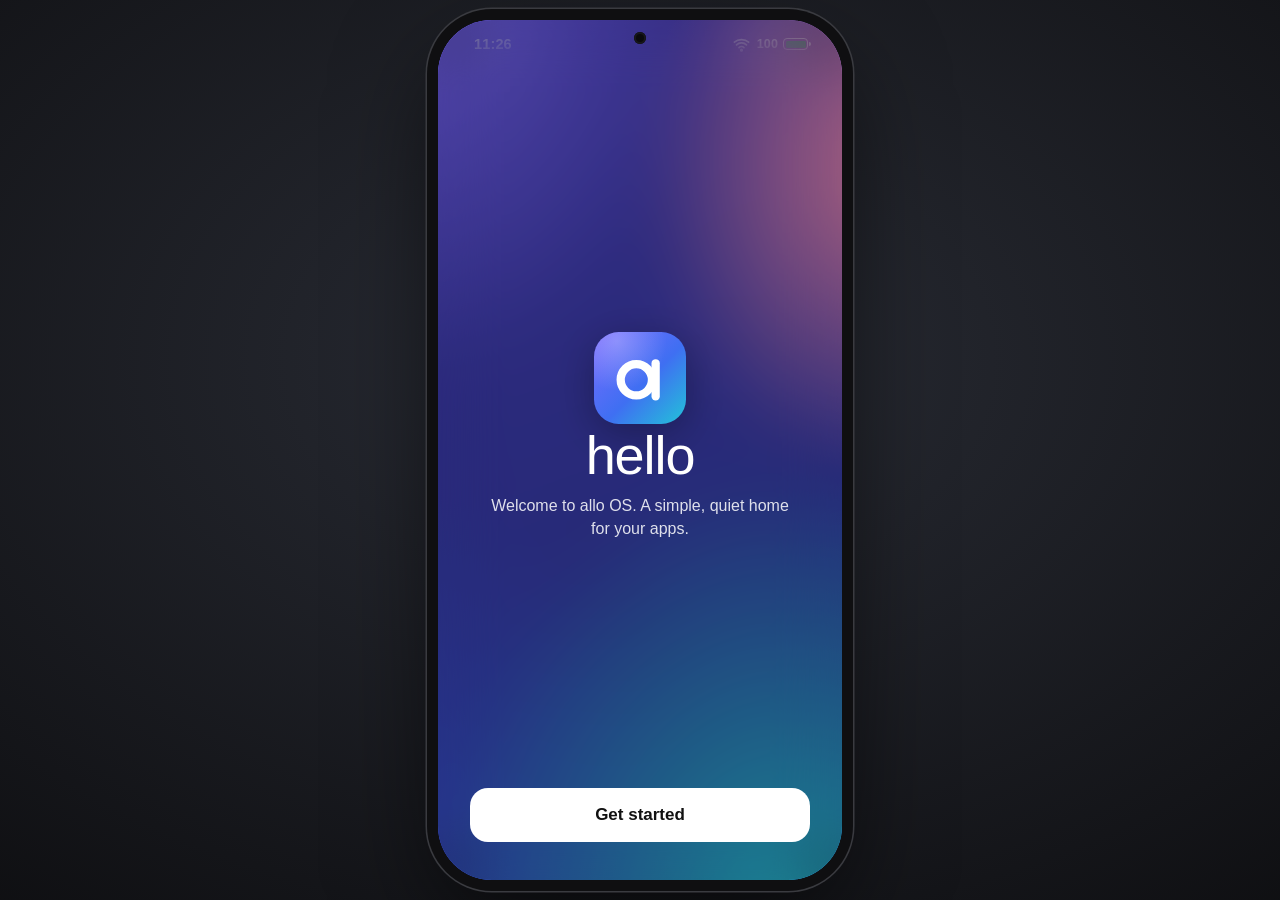
<file: index.html>
<!doctype html>
<html lang="en">
<head>
  <meta charset="utf-8">
  <meta name="viewport" content="width=device-width, initial-scale=1, maximum-scale=1, user-scalable=no, viewport-fit=cover">
  <title>allo OS</title>
  <meta name="description" content="allo OS — a simple, clean operating system for your phone.">
  <meta name="theme-color" content="#000000">
  <meta name="mobile-web-app-capable" content="yes">
  <meta name="apple-mobile-web-app-capable" content="yes">
  <meta name="apple-mobile-web-app-status-bar-style" content="black-translucent">
  <meta name="apple-mobile-web-app-title" content="allo">
  <link rel="manifest" href="manifest.webmanifest">
  <link rel="icon" href="icons/icon.svg" type="image/svg+xml">
  <link rel="apple-touch-icon" href="icons/apple-touch-icon.png">
  <link rel="stylesheet" href="os/style.css">
</head>
<body>
  <div id="device" class="locked">
    <div id="wallpaper"></div>

    <!-- Home screen -->
    <main id="home" aria-label="Home screen">
      <div id="search-hint"></div>
      <div id="pages"></div>
      <div id="dots"></div>
      <div id="dock"></div>
      <button id="edit-done" class="pill-btn" hidden>Done</button>
    </main>

    <!-- Search -->
    <section id="search" aria-label="Search" hidden>
      <div class="search-bar">
        <svg viewBox="0 0 24 24"><circle cx="11" cy="11" r="7"/><path d="m20 20-3.5-3.5"/></svg>
        <input id="search-input" type="search" placeholder="Search apps" autocomplete="off" spellcheck="false">
        <button id="search-cancel">Cancel</button>
      </div>
      <div id="search-results"></div>
    </section>

    <!-- Running apps -->
    <div id="windows"></div>

    <!-- Recents -->
    <section id="recents" aria-label="Recent apps" hidden>
      <div id="recents-empty">No recent apps</div>
      <button id="recents-clear" class="round-btn" aria-label="Close all apps">
        <svg viewBox="0 0 24 24"><path d="M6 6l12 12M18 6 6 18"/></svg>
      </button>
    </section>

    <!-- Control center -->
    <section id="control" aria-label="Control center" hidden>
      <div class="cc-panel">
        <div class="cc-head">
          <div><div id="cc-time" class="cc-time"></div><div id="cc-date" class="cc-date"></div></div>
          <button id="cc-settings" class="cc-gear" aria-label="Settings">
            <svg viewBox="0 0 24 24"><circle cx="12" cy="12" r="3"/><path d="M19.4 15a1.7 1.7 0 0 0 .3 1.8l.1.1a2 2 0 1 1-2.8 2.8l-.1-.1a1.7 1.7 0 0 0-1.8-.3 1.7 1.7 0 0 0-1 1.5V21a2 2 0 1 1-4 0v-.1a1.7 1.7 0 0 0-1.1-1.5 1.7 1.7 0 0 0-1.8.3l-.1.1a2 2 0 1 1-2.8-2.8l.1-.1a1.7 1.7 0 0 0 .3-1.8 1.7 1.7 0 0 0-1.5-1H3a2 2 0 1 1 0-4h.1a1.7 1.7 0 0 0 1.5-1.1 1.7 1.7 0 0 0-.3-1.8l-.1-.1a2 2 0 1 1 2.8-2.8l.1.1a1.7 1.7 0 0 0 1.8.3H9a1.7 1.7 0 0 0 1-1.5V3a2 2 0 1 1 4 0v.1a1.7 1.7 0 0 0 1 1.5 1.7 1.7 0 0 0 1.8-.3l.1-.1a2 2 0 1 1 2.8 2.8l-.1.1a1.7 1.7 0 0 0-.3 1.8V9a1.7 1.7 0 0 0 1.5 1H21a2 2 0 1 1 0 4h-.1a1.7 1.7 0 0 0-1.5 1z"/></svg>
          </button>
        </div>
        <div class="cc-grid">
          <button class="cc-tile" id="cc-net" aria-label="Network">
            <svg viewBox="0 0 24 24"><path d="M2 8.8a15 15 0 0 1 20 0M5 12.6a10 10 0 0 1 14 0M8.5 16.4a5 5 0 0 1 7 0"/><circle cx="12" cy="20" r="1"/></svg>
            <span class="cc-label">Network</span><span class="cc-sub" id="cc-net-sub">Online</span>
          </button>
          <button class="cc-tile" id="cc-dark" aria-label="Dark mode">
            <svg viewBox="0 0 24 24"><path d="M21 12.8A9 9 0 1 1 11.2 3a7 7 0 0 0 9.8 9.8z"/></svg>
            <span class="cc-label">Dark mode</span><span class="cc-sub" id="cc-dark-sub">Off</span>
          </button>
          <button class="cc-tile" id="cc-full" aria-label="Full screen">
            <svg viewBox="0 0 24 24"><path d="M4 9V4h5M20 9V4h-5M4 15v5h5M20 15v5h-5"/></svg>
            <span class="cc-label">Full screen</span><span class="cc-sub" id="cc-full-sub">Off</span>
          </button>
          <button class="cc-tile" id="cc-lock" aria-label="Lock">
            <svg viewBox="0 0 24 24"><rect x="5" y="11" width="14" height="10" rx="2"/><path d="M8 11V7a4 4 0 0 1 8 0v4"/></svg>
            <span class="cc-label">Lock</span><span class="cc-sub">Screen</span>
          </button>
        </div>
        <label class="cc-slider" aria-label="Brightness">
          <svg viewBox="0 0 24 24"><circle cx="12" cy="12" r="4"/><path d="M12 2v2M12 20v2M4.9 4.9l1.4 1.4M17.7 17.7l1.4 1.4M2 12h2M20 12h2M4.9 19.1l1.4-1.4M17.7 6.3l1.4-1.4"/></svg>
          <input id="cc-bright" type="range" min="30" max="100" value="100">
        </label>
      </div>
    </section>

    <!-- Lock screen -->
    <section id="lock" aria-label="Lock screen">
      <div class="lock-top">
        <div id="lock-date" class="lock-date"></div>
        <div id="lock-time" class="lock-time"></div>
      </div>
      <div id="lock-notes"></div>
      <div class="lock-bottom">
        <svg class="lock-chev" viewBox="0 0 24 24"><path d="m6 15 6-6 6 6"/></svg>
        <span>Swipe up to open</span>
      </div>
    </section>

    <!-- Setup -->
    <section id="setup" hidden></section>

    <!-- System chrome -->
    <header id="statusbar">
      <span id="sb-time"></span>
      <span class="sb-right">
        <svg id="sb-net" viewBox="0 0 24 24"><path d="M2 8.8a15 15 0 0 1 20 0M5 12.6a10 10 0 0 1 14 0M8.5 16.4a5 5 0 0 1 7 0"/><circle cx="12" cy="20" r="1"/></svg>
        <span id="sb-batt" hidden><span id="sb-batt-pct"></span><span class="batt"><span id="sb-batt-fill"></span></span></span>
      </span>
    </header>
    <div id="homebar" aria-label="Home"><span></span></div>
    <div id="toasts"></div>
    <div id="dialog-layer"></div>
    <div id="dim"></div>
  </div>

  <script type="module" src="os/system.js"></script>
</body>
</html>
</file>
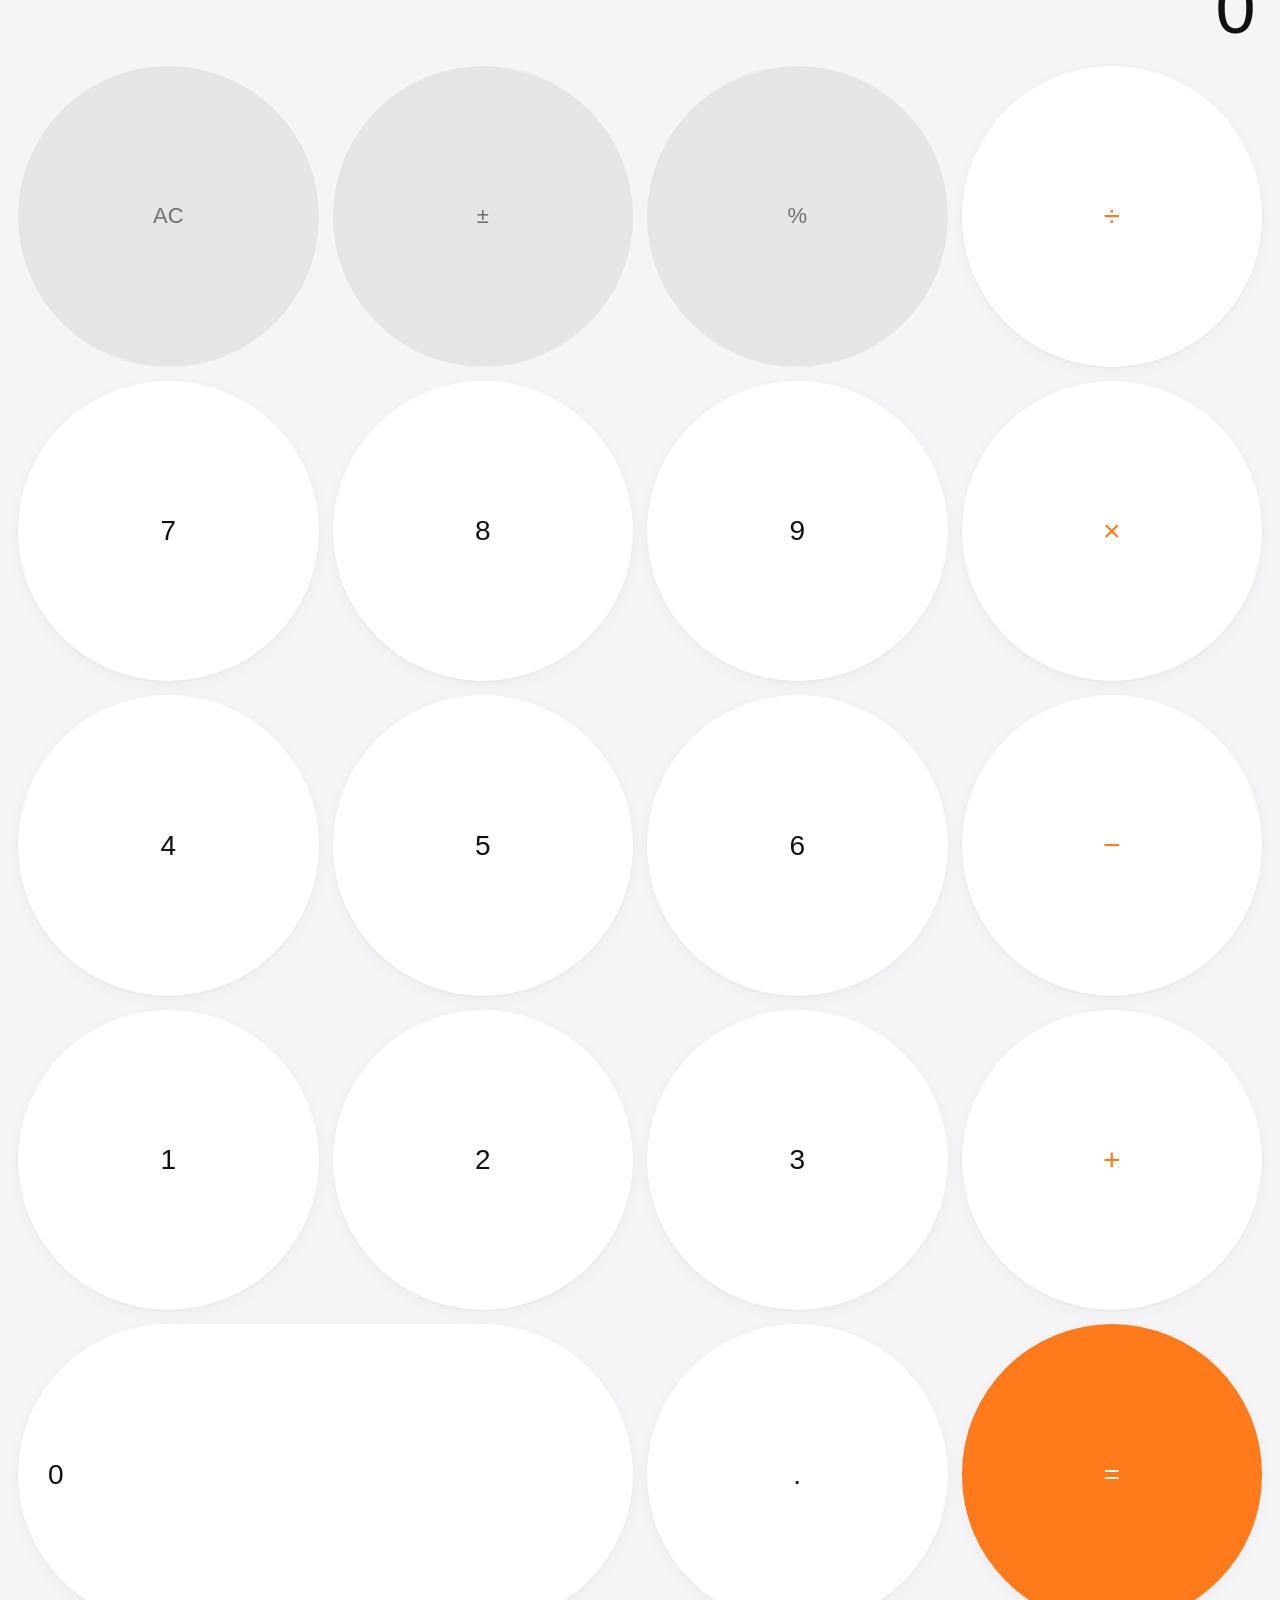
<file: apps/calculator/index.html>
<!doctype html>
<html lang="en">
<head>
<meta charset="utf-8">
<meta name="viewport" content="width=device-width, initial-scale=1, viewport-fit=cover">
<title>Calculator</title>
<link rel="stylesheet" href="../../sdk/allo.css">
<script src="../../sdk/allo.js"></script>
<style>
  body { overflow: hidden; }
  .calc { height: 100%; display: flex; flex-direction: column; padding: var(--sat) 18px calc(var(--sab) + 16px); }
  .screen { flex: 1; display: flex; flex-direction: column; justify-content: flex-end; align-items: flex-end; padding: 0 8px 18px; min-height: 0; }
  .expr { font-size: 22px; color: var(--fg2); min-height: 30px; word-break: break-all; text-align: right; }
  .out { font-size: 72px; font-weight: 300; line-height: 1.1; letter-spacing: -.02em; text-align: right; word-break: break-all; font-variant-numeric: tabular-nums; transition: font-size .15s; }
  .keys { display: grid; grid-template-columns: repeat(4, 1fr); gap: 14px; }
  .keys button { aspect-ratio: 1; border-radius: 50%; font-size: 28px; font-weight: 500; background: var(--card); box-shadow: var(--shadow); transition: filter .1s, transform .1s; }
  :root[data-theme="dark"] .keys button { background: #2a2a2d; }
  .keys button:active { filter: brightness(.88); transform: scale(.95); }
  .keys .fn { color: var(--fg2); font-size: 22px; background: var(--fill) !important; box-shadow: none; }
  .keys .op { color: #ff7a1a; font-size: 30px; }
  .keys .eq { background: #ff7a1a !important; color: #fff; }
  .keys .op.on { background: #ff7a1a !important; color: #fff; }
  .keys .zero { grid-column: span 2; aspect-ratio: auto; border-radius: 999px; text-align: left; padding-left: 30px; }
</style>
</head>
<body>
<div class="calc">
  <div class="screen"><div class="expr" id="expr"></div><div class="out" id="out">0</div></div>
  <div class="keys">
    <button class="fn" data-k="C">AC</button><button class="fn" data-k="±">±</button><button class="fn" data-k="%">%</button><button class="op" data-k="÷">÷</button>
    <button data-k="7">7</button><button data-k="8">8</button><button data-k="9">9</button><button class="op" data-k="×">×</button>
    <button data-k="4">4</button><button data-k="5">5</button><button data-k="6">6</button><button class="op" data-k="−">−</button>
    <button data-k="1">1</button><button data-k="2">2</button><button data-k="3">3</button><button class="op" data-k="+">+</button>
    <button class="zero" data-k="0">0</button><button data-k=".">.</button><button class="eq" data-k="=">=</button>
  </div>
</div>
<script>
let acc = null, cur = '0', op = null, fresh = true, lastOp = null, lastVal = null;
const out = document.getElementById('out'), expr = document.getElementById('expr');
const fmt = n => {
  if (!isFinite(n)) return 'Error';
  const r = parseFloat(n.toPrecision(12));
  return Math.abs(r) >= 1e12 || (Math.abs(r) < 1e-9 && r !== 0) ? r.toExponential(6) : r.toLocaleString('en-US', { maximumFractionDigits: 10 });
};
const calc = (a, b, o) => o === '+' ? a + b : o === '−' ? a - b : o === '×' ? a * b : o === '÷' ? a / b : b;
function show() {
  const txt = cur.includes('e') || cur === 'Error' ? cur : (() => { const [i, d] = cur.split('.'); return Number(i).toLocaleString('en-US') .replace(/^-0$/, '-0') + (d !== undefined ? '.' + d : ''); })();
  out.textContent = cur.startsWith('-') && txt === '0' ? '-0' : txt;
  const len = out.textContent.length;
  out.style.fontSize = len > 12 ? '40px' : len > 9 ? '52px' : len > 7 ? '62px' : '72px';
  expr.textContent = acc !== null && op ? fmt(acc) + ' ' + op : '';
  document.querySelector('[data-k="C"]').textContent = cur !== '0' || acc !== null ? 'C' : 'AC';
  document.querySelectorAll('.op').forEach(b => b.classList.toggle('on', b.dataset.k === op && fresh));
}
function press(k) {
  if (/^\d$/.test(k)) { if (fresh || cur === '0') cur = k; else if (cur.replace(/[-.]/g, '').length < 15) cur += k; fresh = false; }
  else if (k === '.') { if (fresh) { cur = '0.'; fresh = false; } else if (!cur.includes('.')) cur += '.'; }
  else if (k === 'C') { if (cur !== '0' && !fresh) cur = '0'; else { acc = null; op = null; cur = '0'; } fresh = true; }
  else if (k === '±') { cur = cur.startsWith('-') ? cur.slice(1) : '-' + cur; }
  else if (k === '%') { cur = String(parseFloat(cur) / 100); fresh = true; }
  else if ('+−×÷'.includes(k)) {
    if (acc !== null && op && !fresh) { acc = calc(acc, parseFloat(cur), op); cur = String(parseFloat(acc.toPrecision(12))); }
    else if (acc === null || !fresh) acc = parseFloat(cur);
    op = k; fresh = true;
  } else if (k === '=') {
    if (op && acc !== null) { lastVal = parseFloat(cur); lastOp = op; const r = calc(acc, lastVal, op); cur = isFinite(r) ? String(parseFloat(r.toPrecision(12))) : 'Error'; acc = null; op = null; }
    else if (lastOp) { const r = calc(parseFloat(cur), lastVal, lastOp); cur = String(parseFloat(r.toPrecision(12))); }
    fresh = true;
  }
  if (cur === 'Error' && k !== 'C') { acc = null; op = null; }
  show();
}
document.querySelector('.keys').addEventListener('click', e => { const b = e.target.closest('button'); if (b) { allo.haptic(6); press(b.dataset.k); } });
addEventListener('keydown', e => {
  const map = { '+': '+', '-': '−', '*': '×', 'x': '×', '/': '÷', 'Enter': '=', '=': '=', 'Escape': 'C', 'Backspace': 'B', '%': '%', '.': '.', ',': '.' };
  if (/^\d$/.test(e.key)) press(e.key);
  else if (map[e.key] === 'B') { if (!fresh) { cur = cur.length > 1 ? cur.slice(0, -1) : '0'; show(); } }
  else if (map[e.key]) { e.preventDefault(); press(map[e.key]); }
});
show();
</script>
</body>
</html>
</file>
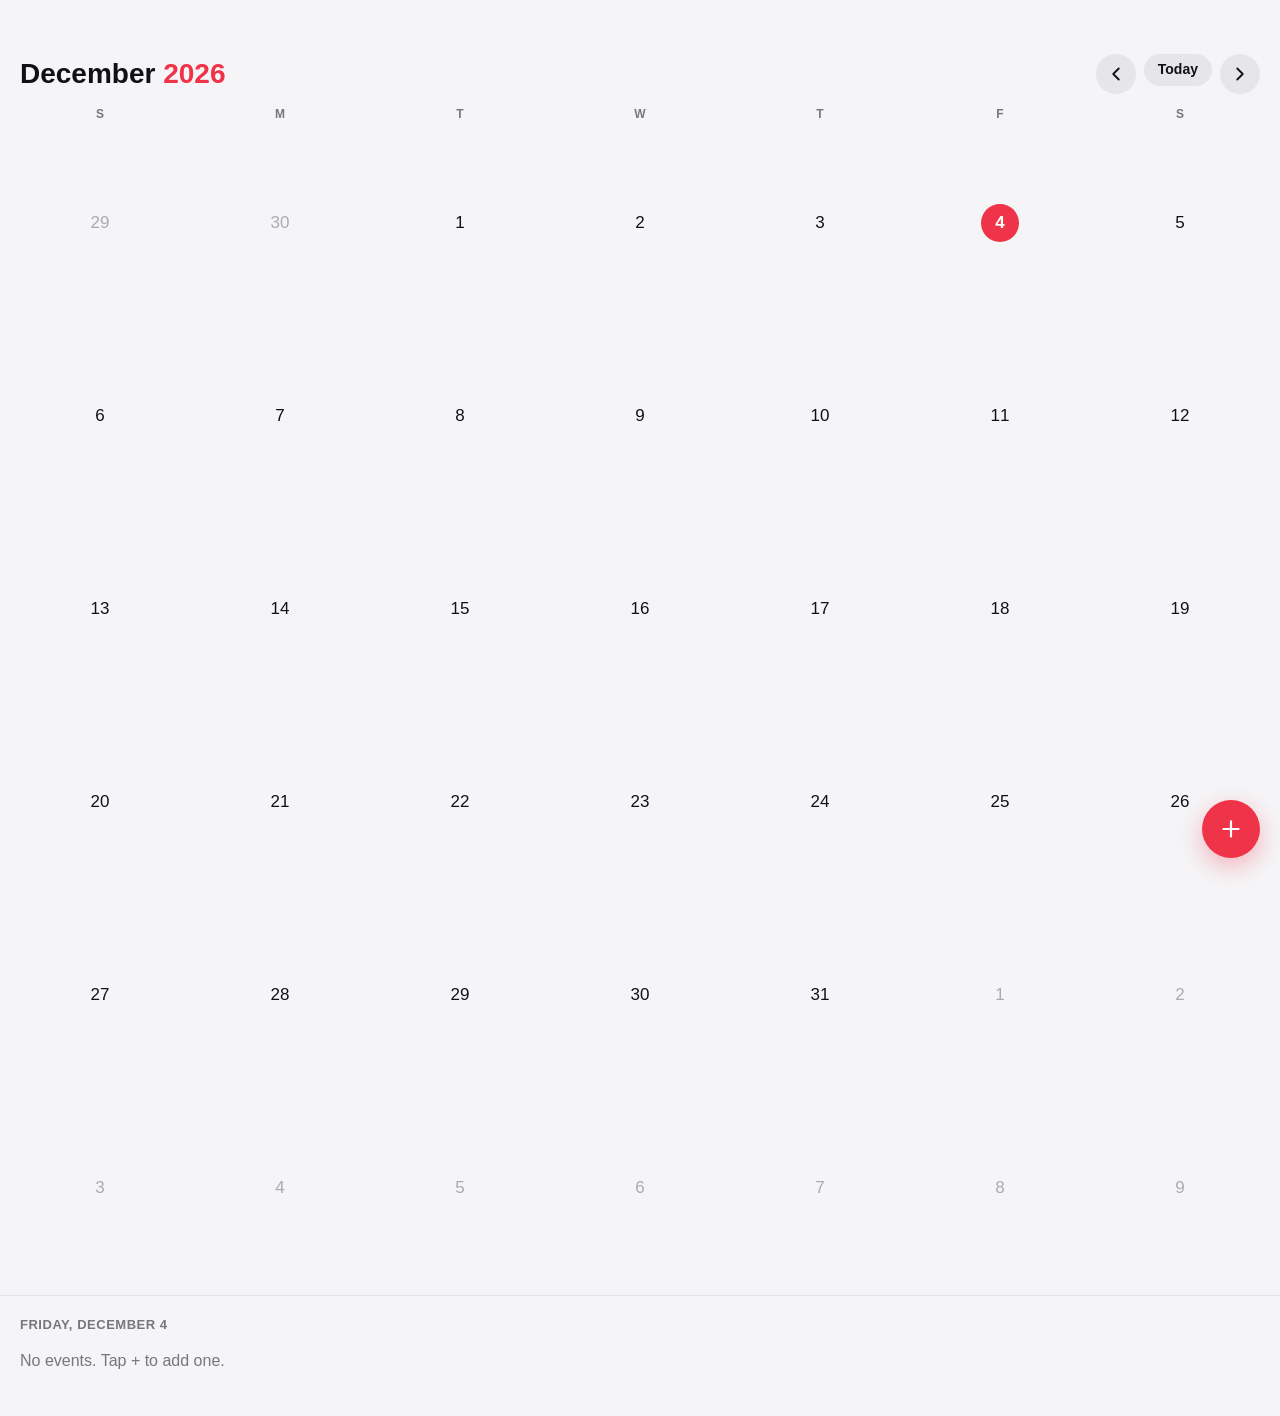
<file: apps/calendar/index.html>
<!doctype html>
<html lang="en">
<head>
<meta charset="utf-8">
<meta name="viewport" content="width=device-width, initial-scale=1, viewport-fit=cover">
<title>Calendar</title>
<link rel="stylesheet" href="../../sdk/allo.css">
<script src="../../sdk/allo.js"></script>
<style>
  :root { --cal: #ef3348; }
  body { overflow: hidden; }
  .app { height: 100%; }
  .head { display: flex; align-items: center; justify-content: space-between; padding: 6px 20px 12px; }
  .head h1 { margin: 0; font-size: 28px; font-weight: 700; }
  .head h1 span { color: var(--cal); }
  .head .nav { display: flex; gap: 8px; }
  .wk { display: grid; grid-template-columns: repeat(7, 1fr); padding: 0 10px; font-size: 12px; font-weight: 600; color: var(--fg2); text-align: center; }
  .month { display: grid; grid-template-columns: repeat(7, 1fr); padding: 6px 10px; row-gap: 4px; }
  .d { aspect-ratio: 1 / 1.05; display: flex; flex-direction: column; align-items: center; justify-content: center; gap: 3px; border-radius: 50%; font-size: 17px; font-variant-numeric: tabular-nums; position: relative; }
  .d.out { color: var(--fg3); }
  .d.today span { color: var(--cal); font-weight: 700; }
  .d.sel span { background: var(--cal); color: #fff; font-weight: 600; }
  .d span { width: 38px; height: 38px; display: grid; place-items: center; border-radius: 50%; }
  .d i { position: absolute; bottom: 2px; width: 5px; height: 5px; border-radius: 50%; background: var(--fg3); }
  .d.sel i { background: var(--cal); }
  .events { flex: 1; overflow-y: auto; padding: 8px 0 calc(var(--sab) + 90px); border-top: 1px solid var(--hair); margin-top: 6px; }
  .ev { display: flex; gap: 12px; align-items: stretch; padding: 10px 16px; }
  .ev .bar { width: 4px; border-radius: 2px; background: var(--c, var(--cal)); }
  .ev .t { font-weight: 600; }
  .ev .s { font-size: 13.5px; color: var(--fg2); }
  .ev button { margin-left: auto; color: var(--fg3); }
  .fab { background: var(--cal); box-shadow: 0 8px 24px rgba(239, 51, 72, .35); }
  .colors { display: flex; gap: 12px; margin: 12px 0 16px; }
  .colors button { width: 30px; height: 30px; border-radius: 50%; }
  .colors button.on { box-shadow: 0 0 0 3px var(--card), 0 0 0 5px currentColor; }
  label.lab { display: block; font-size: 13px; color: var(--fg2); font-weight: 600; margin: 12px 0 6px; }
</style>
</head>
<body>
<div class="app">
  <div class="head"><h1 id="title"></h1><div class="nav"><button class="icon-btn" id="prev" aria-label="Previous month"><svg class="i" viewBox="0 0 24 24"><path d="m15 6-6 6 6 6"/></svg></button><button class="btn small" id="today">Today</button><button class="icon-btn" id="next" aria-label="Next month"><svg class="i" viewBox="0 0 24 24"><path d="m9 6 6 6-6 6"/></svg></button></div></div>
  <div class="wk" id="wk"></div>
  <div class="month" id="month"></div>
  <div class="events" id="events"></div>
  <button class="fab" id="add" aria-label="New event"><svg class="i" viewBox="0 0 24 24"><path d="M12 5v14M5 12h14"/></svg></button>
</div>
<script>
const $ = s => document.querySelector(s);
const esc = s => String(s ?? '').replace(/[&<>"']/g, c => ({ '&': '&amp;', '<': '&lt;', '>': '&gt;', '"': '&quot;', "'": '&#39;' }[c]));
const COLORS = ['#ef3348', '#2f7cf6', '#34c759', '#ff9500', '#af52de'];
const key = d => `${d.getFullYear()}-${String(d.getMonth() + 1).padStart(2, '0')}-${String(d.getDate()).padStart(2, '0')}`;
let events = allo.store.get('events', []);
let view = new Date(); view.setDate(1);
let sel = new Date();

$('#wk').innerHTML = Array.from({ length: 7 }, (_, i) => new Date(2024, 0, 7 + i).toLocaleDateString([], { weekday: 'narrow' })).map(s => `<div>${s}</div>`).join('');

function render() {
  $('#title').innerHTML = `${view.toLocaleDateString([], { month: 'long' })} <span>${view.getFullYear()}</span>`;
  const start = new Date(view); start.setDate(1 - view.getDay());
  const tk = key(new Date()), sk = key(sel);
  let html = '';
  for (let i = 0; i < 42; i++) {
    const d = new Date(start); d.setDate(start.getDate() + i);
    const k = key(d);
    const has = events.some(e => e.date === k);
    html += `<button class="d ${d.getMonth() !== view.getMonth() ? 'out' : ''} ${k === tk ? 'today' : ''} ${k === sk ? 'sel' : ''}" data-k="${k}"><span>${d.getDate()}</span>${has ? '<i></i>' : ''}</button>`;
  }
  $('#month').innerHTML = html;
  const list = events.filter(e => e.date === sk).sort((a, b) => (a.time || '').localeCompare(b.time || ''));
  $('#events').innerHTML = `<div class="section-title" style="margin-top:12px">${sel.toLocaleDateString([], { weekday: 'long', month: 'long', day: 'numeric' })}</div>` +
    (list.length ? list.map(e => `<div class="ev" style="--c:${e.color}"><div class="bar"></div><div><div class="t">${esc(e.title)}</div><div class="s">${e.time ? fmtTime(e.time) : 'All day'}${e.note ? ' · ' + esc(e.note) : ''}</div></div><button data-del="${e.id}" aria-label="Delete"><svg class="i" viewBox="0 0 24 24"><path d="M6 6l12 12M18 6 6 18"/></svg></button></div>`).join('')
      : `<p class="muted" style="padding:0 20px">No events. Tap + to add one.</p>`);
}
const fmtTime = t => { const [h, m] = t.split(':'); return new Date(2000, 0, 1, h, m).toLocaleTimeString([], { hour: 'numeric', minute: '2-digit', hour12: !allo.env.clock24 }); };

function addEvent() {
  let color = COLORS[0];
  const sh = allo.sheet(`<h2>New event</h2>
    <input class="field" id="et" placeholder="Title">
    <label class="lab">Date</label><input class="field" id="ed" type="date" value="${key(sel)}">
    <label class="lab">Time (optional)</label><input class="field" id="eh" type="time">
    <label class="lab">Note</label><input class="field" id="en" placeholder="Location or note">
    <div class="colors">${COLORS.map((c, i) => `<button data-c="${c}" class="${i ? '' : 'on'}" style="background:${c};color:${c}"></button>`).join('')}</div>
    <button class="btn primary block" id="esave" style="background:var(--cal)">Add event</button>`);
  setTimeout(() => sh.querySelector('#et').focus(), 100);
  sh.addEventListener('click', e => {
    const c = e.target.closest('[data-c]');
    if (c) { color = c.dataset.c; sh.querySelectorAll('[data-c]').forEach(b => b.classList.toggle('on', b === c)); }
    if (e.target.id === 'esave') {
      const title = sh.querySelector('#et').value.trim();
      if (!title) { sh.querySelector('#et').focus(); return; }
      const date = sh.querySelector('#ed').value || key(sel);
      events.push({ id: Date.now().toString(36), title, date, time: sh.querySelector('#eh').value, note: sh.querySelector('#en').value.trim(), color });
      allo.store.set('events', events);
      sel = new Date(date + 'T12:00'); view = new Date(sel); view.setDate(1);
      sh.close(); render();
    }
  });
}

$('#month').addEventListener('click', e => { const b = e.target.closest('[data-k]'); if (!b) return; sel = new Date(b.dataset.k + 'T12:00'); if (sel.getMonth() !== view.getMonth()) { view = new Date(sel); view.setDate(1); } render(); });
$('#events').addEventListener('click', e => { const b = e.target.closest('[data-del]'); if (b) { events = events.filter(x => x.id !== b.dataset.del); allo.store.set('events', events); render(); } });
$('#prev').onclick = () => { view.setMonth(view.getMonth() - 1); render(); };
$('#next').onclick = () => { view.setMonth(view.getMonth() + 1); render(); };
$('#today').onclick = () => { sel = new Date(); view = new Date(); view.setDate(1); render(); };
$('#add').onclick = addEvent;
let sx = null;
$('#month').addEventListener('pointerdown', e => sx = e.clientX);
$('#month').addEventListener('pointerup', e => { if (sx !== null && Math.abs(e.clientX - sx) > 60) { view.setMonth(view.getMonth() + (e.clientX < sx ? 1 : -1)); render(); } sx = null; });
render();
</script>
</body>
</html>
</file>
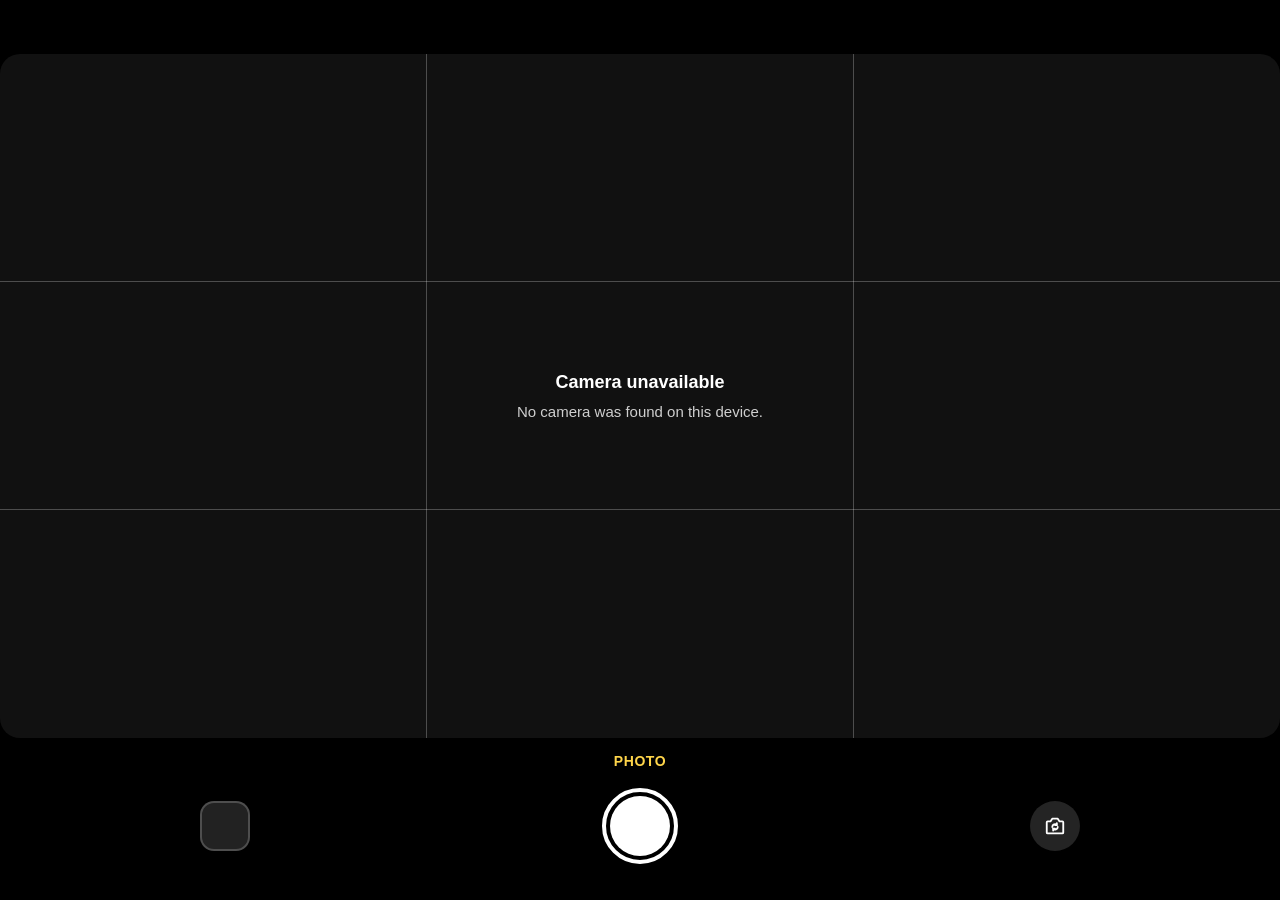
<file: apps/camera/index.html>
<!doctype html>
<html lang="en" data-theme="dark">
<head>
<meta charset="utf-8">
<meta name="viewport" content="width=device-width, initial-scale=1, viewport-fit=cover">
<title>Camera</title>
<link rel="stylesheet" href="../../sdk/allo.css">
<script src="../../sdk/allo.js"></script>
<style>
  html, body { background: #000 !important; color: #fff; overflow: hidden; }
  .cam { position: absolute; inset: 0; display: flex; flex-direction: column; padding-top: var(--sat); }
  .view { position: relative; flex: 1; margin: 6px 0 0; overflow: hidden; border-radius: 20px; background: #111; }
  video { width: 100%; height: 100%; object-fit: cover; display: block; }
  video.mirror { transform: scaleX(-1); }
  .msg { position: absolute; inset: 0; display: grid; place-items: center; text-align: center; padding: 30px; color: rgba(255,255,255,.8); font-size: 15px; }
  .msg b { display: block; color: #fff; font-size: 18px; margin-bottom: 6px; }
  .flash { position: absolute; inset: 0; background: #fff; opacity: 0; pointer-events: none; }
  .flash.on { animation: fl .35s ease-out; }
  @keyframes fl { 0% { opacity: .9; } 100% { opacity: 0; } }
  .modes { display: flex; justify-content: center; gap: 22px; padding: 14px 0 6px; font-size: 14px; font-weight: 600; letter-spacing: .04em; color: rgba(255,255,255,.55); }
  .modes .on { color: #ffd54a; }
  .bar { display: flex; align-items: center; justify-content: space-around; padding: 10px 24px calc(var(--sab) + 14px); }
  .shutter { width: 76px; height: 76px; border-radius: 50%; border: 4px solid #fff; padding: 4px; }
  .shutter i { display: block; width: 100%; height: 100%; border-radius: 50%; background: #fff; transition: transform .1s; }
  .shutter:active i { transform: scale(.88); }
  .thumb { width: 50px; height: 50px; border-radius: 14px; background: #222 center / cover; border: 2px solid rgba(255,255,255,.2); }
  .flip { width: 50px; height: 50px; border-radius: 50%; background: rgba(255,255,255,.14); display: grid; place-items: center; color: #fff; }
  .grid-lines { position: absolute; inset: 0; pointer-events: none; background:
    linear-gradient(90deg, transparent calc(33.33% - .5px), rgba(255,255,255,.25) 0, rgba(255,255,255,.25) calc(33.33% + .5px), transparent 0, transparent calc(66.66% - .5px), rgba(255,255,255,.25) 0, rgba(255,255,255,.25) calc(66.66% + .5px), transparent 0),
    linear-gradient(transparent calc(33.33% - .5px), rgba(255,255,255,.25) 0, rgba(255,255,255,.25) calc(33.33% + .5px), transparent 0, transparent calc(66.66% - .5px), rgba(255,255,255,.25) 0, rgba(255,255,255,.25) calc(66.66% + .5px), transparent 0); }
</style>
</head>
<body>
<div class="cam">
  <div class="view">
    <video id="v" playsinline muted autoplay></video>
    <div class="grid-lines"></div>
    <div class="msg" id="msg"><div>Starting camera…</div></div>
    <div class="flash" id="flash"></div>
  </div>
  <div class="modes"><span class="on">PHOTO</span></div>
  <div class="bar">
    <button class="thumb" id="thumb" aria-label="Open Gallery"></button>
    <button class="shutter" id="shot" aria-label="Take photo"><i></i></button>
    <button class="flip" id="flip" aria-label="Switch camera"><svg class="i" viewBox="0 0 24 24"><path d="M20 7h-3l-2-3H9L7 7H4a1 1 0 0 0-1 1v11a1 1 0 0 0 1 1h16a1 1 0 0 0 1-1V8a1 1 0 0 0-1-1z"/><path d="M9 13a3 3 0 0 1 5.2-2M15 13a3 3 0 0 1-5.2 2M14 9v2h-2M10 17v-2h2"/></svg></button>
  </div>
</div>
<script>
document.documentElement.dataset.theme = 'dark';
allo.on('env', () => { document.documentElement.dataset.theme = 'dark'; });
allo.statusBar('light');
const v = document.getElementById('v'), msg = document.getElementById('msg');
let stream = null, facing = 'environment';

async function start() {
  stop();
  if (!navigator.mediaDevices?.getUserMedia) { msg.innerHTML = '<div><b>No camera access</b>This browser does not allow camera use here. Open allo OS over https.</div>'; msg.hidden = false; return; }
  try {
    stream = await navigator.mediaDevices.getUserMedia({ video: { facingMode: facing, width: { ideal: 1920 }, height: { ideal: 1080 } }, audio: false });
    v.srcObject = stream;
    const s = stream.getVideoTracks()[0].getSettings();
    v.classList.toggle('mirror', s.facingMode ? s.facingMode === 'user' : facing === 'user' || !/android|iphone|ipad/i.test(navigator.userAgent));
    msg.hidden = true;
  } catch (e) {
    msg.innerHTML = `<div><b>Camera unavailable</b>${e.name === 'NotAllowedError' ? 'Allow camera access to take photos.' : 'No camera was found on this device.'}</div>`;
    msg.hidden = false;
  }
}
function stop() { stream?.getTracks().forEach(t => t.stop()); stream = null; }

async function refreshThumb() {
  try {
    const p = (await allo.photos.list())[0];
    const t = document.getElementById('thumb');
    if (t.dataset.url) URL.revokeObjectURL(t.dataset.url);
    if (p) { const u = URL.createObjectURL(p.blob); t.dataset.url = u; t.style.backgroundImage = `url(${u})`; }
  } catch {}
}

document.getElementById('shot').onclick = async () => {
  if (!stream || !v.videoWidth) return;
  const c = document.createElement('canvas');
  c.width = v.videoWidth; c.height = v.videoHeight;
  const ctx = c.getContext('2d');
  if (v.classList.contains('mirror')) { ctx.translate(c.width, 0); ctx.scale(-1, 1); }
  ctx.drawImage(v, 0, 0);
  const f = document.getElementById('flash'); f.classList.remove('on'); void f.offsetWidth; f.classList.add('on');
  allo.haptic(15);
  const blob = await new Promise(r => c.toBlob(r, 'image/jpeg', 0.9));
  await allo.photos.add(blob, 'camera');
  refreshThumb();
};
document.getElementById('flip').onclick = () => { facing = facing === 'user' ? 'environment' : 'user'; start(); };
document.getElementById('thumb').onclick = () => allo.open('gallery').catch(() => allo.notify('Gallery', 'Install Gallery from the App Store to view photos.'));
allo.on('hide', stop);
allo.on('show', () => { start(); refreshThumb(); });
start(); refreshThumb();
</script>
</body>
</html>
</file>
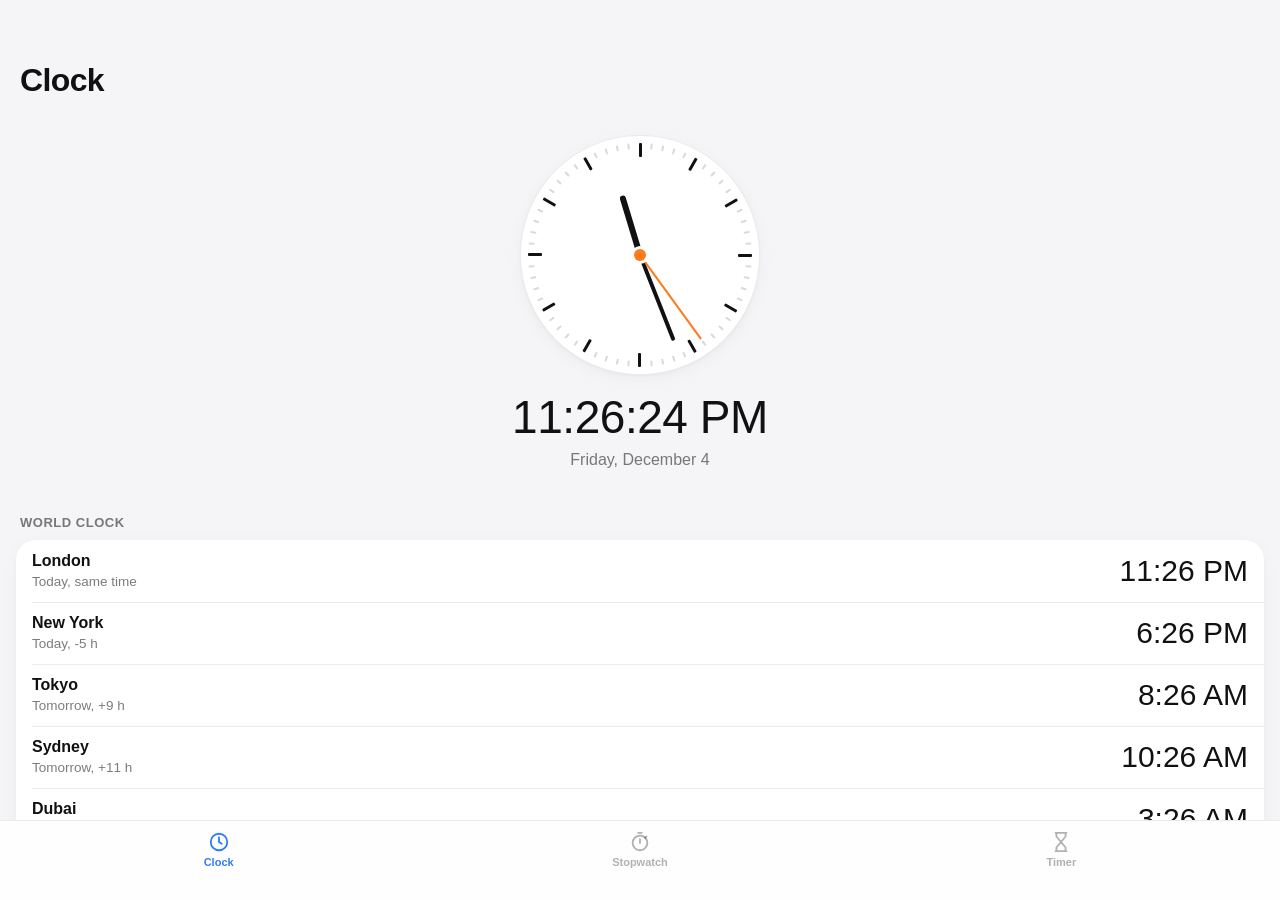
<file: apps/clock/index.html>
<!doctype html>
<html lang="en">
<head>
<meta charset="utf-8">
<meta name="viewport" content="width=device-width, initial-scale=1, viewport-fit=cover">
<title>Clock</title>
<link rel="stylesheet" href="../../sdk/allo.css">
<script src="../../sdk/allo.js"></script>
<style>
  body { overflow: hidden; }
  .app { height: 100%; }
  .page { flex: 1; overflow-y: auto; display: flex; flex-direction: column; }
  .page > * { flex-shrink: 0; }
  .face { width: 240px; height: 240px; margin: 18px auto 10px; position: relative; border-radius: 50%; background: var(--card); box-shadow: var(--shadow), inset 0 0 0 1px var(--hair); }
  .face i { position: absolute; left: 50%; top: 8px; width: 2px; height: 10px; margin-left: -1px; background: var(--fg3); transform-origin: 1px 112px; border-radius: 1px; }
  .face i.h { height: 14px; width: 3px; background: var(--fg); }
  .hand { position: absolute; left: 50%; bottom: 50%; transform-origin: 50% 100%; border-radius: 4px; }
  .hand.hr { width: 6px; height: 62px; margin-left: -3px; background: var(--fg); }
  .hand.mn { width: 4px; height: 92px; margin-left: -2px; background: var(--fg); }
  .hand.sc { width: 2px; height: 104px; margin-left: -1px; background: #ff7a1a; }
  .face .pin { position: absolute; left: 50%; top: 50%; width: 12px; height: 12px; margin: -6px; border-radius: 50%; background: #ff7a1a; box-shadow: 0 0 0 3px var(--card); }
  .digital { text-align: center; font-size: 46px; font-weight: 250; font-variant-numeric: tabular-nums; letter-spacing: -.01em; }
  .date { text-align: center; color: var(--fg2); margin-bottom: 20px; }
  .city .t { font-weight: 600; }
  .city .time { font-size: 30px; font-weight: 300; font-variant-numeric: tabular-nums; }
  .big { text-align: center; font-size: 68px; font-weight: 200; font-variant-numeric: tabular-nums; margin: 40px 0 30px; letter-spacing: -.02em; }
  .ctrls { display: flex; justify-content: space-between; padding: 0 32px; }
  .round { width: 84px; height: 84px; border-radius: 50%; font-size: 17px; font-weight: 600; background: var(--fill); }
  .round.go { background: rgba(52, 199, 89, .18); color: #1fae4b; }
  .round.stop { background: rgba(255, 59, 48, .16); color: #ff3b30; }
  .round:disabled { opacity: .4; }
  .laps { margin-top: 26px; }
  .laps .item .v { font-variant-numeric: tabular-nums; color: var(--fg); }
  .ring { width: 260px; height: 260px; margin: 26px auto 26px; position: relative; display: grid; place-items: center; }
  .ring svg { position: absolute; inset: 0; transform: rotate(-90deg); }
  .ring .num { font-size: 52px; font-weight: 250; font-variant-numeric: tabular-nums; }
  .pickers { display: flex; justify-content: center; gap: 10px; margin: 30px 0; }
  .pick { display: flex; flex-direction: column; align-items: center; gap: 6px; }
  .pick button { width: 64px; height: 36px; border-radius: 12px; background: var(--fill); font-size: 18px; }
  .pick b { font-size: 46px; font-weight: 300; font-variant-numeric: tabular-nums; width: 80px; text-align: center; }
  .pick span { font-size: 12px; color: var(--fg2); font-weight: 600; text-transform: uppercase; }
  .presets { display: flex; gap: 8px; justify-content: center; margin-bottom: 26px; flex-wrap: wrap; padding: 0 16px; }
</style>
</head>
<body>
<div class="app">
  <div class="page" id="page"></div>
  <nav class="tabbar">
    <button data-tab="clock" class="on"><svg class="i" viewBox="0 0 24 24"><circle cx="12" cy="12" r="9"/><path d="M12 7v5l3 2"/></svg>Clock</button>
    <button data-tab="stopwatch"><svg class="i" viewBox="0 0 24 24"><circle cx="12" cy="13" r="8"/><path d="M12 9v4M10 2h4M19 6l-1.5 1.5"/></svg>Stopwatch</button>
    <button data-tab="timer"><svg class="i" viewBox="0 0 24 24"><path d="M6 2h12M6 22h12M7 2v4l5 6-5 6v4M17 2v4l-5 6 5 6v4"/></svg>Timer</button>
  </nav>
</div>
<script>
const $ = s => document.querySelector(s);
let tab = 'clock';
const CITIES = [['London', 'Europe/London'], ['New York', 'America/New_York'], ['Tokyo', 'Asia/Tokyo'], ['Sydney', 'Australia/Sydney'], ['Dubai', 'Asia/Dubai']];
const two = n => String(n).padStart(2, '0');
const fmtT = (d, tz) => d.toLocaleTimeString([], { hour: allo.env.clock24 ? '2-digit' : 'numeric', minute: '2-digit', hour12: !allo.env.clock24, timeZone: tz });

// stopwatch state
const sw = allo.store.get('sw', { start: 0, acc: 0, running: false, laps: [] });
const swElapsed = () => sw.acc + (sw.running ? Date.now() - sw.start : 0);
const fmtSw = ms => `${two(Math.floor(ms / 60000))}:${two(Math.floor(ms / 1000) % 60)}.${two(Math.floor(ms / 10) % 100)}`;
// timer state
const tm = allo.store.get('timer', { end: 0, total: 0, paused: 0, set: 300 });
const tmLeft = () => tm.paused ? tm.paused : Math.max(0, tm.end - Date.now());
const fmtTm = ms => { const s = Math.ceil(ms / 1000); const h = Math.floor(s / 3600); return (h ? h + ':' : '') + two(Math.floor(s / 60) % 60) + ':' + two(s % 60); };

const views = {
  clock() {
    const marks = Array.from({ length: 60 }, (_, i) => i % 5 ? '' : `<i class="h" style="transform:rotate(${i * 6}deg)"></i>`).join('') +
      Array.from({ length: 60 }, (_, i) => i % 5 ? `<i style="transform:rotate(${i * 6}deg);opacity:.5;height:6px"></i>` : '').join('');
    return `<div class="titlebar"><h1>Clock</h1></div>
      <div class="face">${marks}<div class="hand hr" id="hr"></div><div class="hand mn" id="mn"></div><div class="hand sc" id="sc"></div><div class="pin"></div></div>
      <div class="digital" id="dig"></div><div class="date" id="date"></div>
      <div class="section-title">World clock</div>
      <div class="group" style="margin-bottom:24px">${CITIES.map(([c, tz]) => `<div class="item city"><div class="body"><div class="t">${c}</div><div class="s" data-off="${tz}"></div></div><div class="time" data-tz="${tz}"></div></div>`).join('')}</div>`;
  },
  stopwatch() {
    return `<div class="titlebar"><h1>Stopwatch</h1></div>
      <div class="big" id="swv">${fmtSw(swElapsed())}</div>
      <div class="ctrls">
        <button class="round" id="sw-lap" ${!sw.running && !swElapsed() ? 'disabled' : ''}>${sw.running || !swElapsed() ? 'Lap' : 'Reset'}</button>
        <button class="round ${sw.running ? 'stop' : 'go'}" id="sw-go">${sw.running ? 'Stop' : 'Start'}</button>
      </div>
      <div class="laps">${sw.laps.length ? `<div class="group">${sw.laps.map((l, i) => `<div class="item"><div class="body">Lap ${sw.laps.length - i}</div><span class="v">${fmtSw(l)}</span></div>`).join('')}</div>` : ''}</div>`;
  },
  timer() {
    const active = tm.end || tm.paused;
    if (!active) {
      const h = Math.floor(tm.set / 3600), m = Math.floor(tm.set / 60) % 60, s = tm.set % 60;
      const p = (k, v, label) => `<div class="pick"><button data-adj="${k}:1">+</button><b>${two(v)}</b><button data-adj="${k}:-1">−</button><span>${label}</span></div>`;
      return `<div class="titlebar"><h1>Timer</h1></div>
        <div class="pickers">${p('h', h, 'hours')}${p('m', m, 'min')}${p('s', s, 'sec')}</div>
        <div class="presets">${[60, 180, 300, 600, 900, 1800].map(v => `<button class="btn small" data-preset="${v}">${v >= 60 ? v / 60 + ' min' : v + ' s'}</button>`).join('')}</div>
        <div class="ctrls"><button class="round" id="tm-cancel" disabled>Cancel</button><button class="round go" id="tm-start" ${tm.set ? '' : 'disabled'}>Start</button></div>`;
    }
    return `<div class="titlebar"><h1>Timer</h1></div>
      <div class="ring"><svg viewBox="0 0 100 100"><circle cx="50" cy="50" r="46" fill="none" stroke="var(--fill)" stroke-width="4"/><circle id="arc" cx="50" cy="50" r="46" fill="none" stroke="#ff7a1a" stroke-width="4" stroke-linecap="round" stroke-dasharray="289" stroke-dashoffset="0"/></svg><div class="num" id="tmv">${fmtTm(tmLeft())}</div></div>
      <div class="ctrls"><button class="round" id="tm-cancel">Cancel</button><button class="round ${tm.paused ? 'go' : 'stop'}" id="tm-pause">${tm.paused ? 'Resume' : 'Pause'}</button></div>`;
  }
};

function render() {
  $('#page').innerHTML = views[tab]();
  document.querySelectorAll('.tabbar button').forEach(b => b.classList.toggle('on', b.dataset.tab === tab));
  frame();
}

function frame() {
  const d = new Date();
  if (tab === 'clock' && $('#hr')) {
    const s = d.getSeconds() + d.getMilliseconds() / 1000, m = d.getMinutes() + s / 60, h = (d.getHours() % 12) + m / 60;
    $('#hr').style.transform = `rotate(${h * 30}deg)`;
    $('#mn').style.transform = `rotate(${m * 6}deg)`;
    $('#sc').style.transform = `rotate(${Math.floor(s) * 6}deg)`;
    $('#dig').textContent = d.toLocaleTimeString([], { hour: allo.env.clock24 ? '2-digit' : 'numeric', minute: '2-digit', second: '2-digit', hour12: !allo.env.clock24 });
    $('#date').textContent = d.toLocaleDateString([], { weekday: 'long', month: 'long', day: 'numeric' });
    document.querySelectorAll('[data-tz]').forEach(e => e.textContent = fmtT(d, e.dataset.tz));
    document.querySelectorAll('[data-off]').forEach(e => {
      const local = new Date(d.toLocaleString('en-US', { timeZone: e.dataset.off }));
      const diff = Math.round((local - new Date(d.toLocaleString('en-US'))) / 3600000);
      const day = local.getDate() === d.getDate() ? 'Today' : local > d ? 'Tomorrow' : 'Yesterday';
      e.textContent = `${day}, ${diff === 0 ? 'same time' : (diff > 0 ? '+' : '') + diff + ' h'}`;
    });
  }
  if (tab === 'stopwatch' && $('#swv')) $('#swv').textContent = fmtSw(swElapsed());
  if (tab === 'timer' && $('#tmv')) {
    $('#tmv').textContent = fmtTm(tmLeft());
    $('#arc').style.strokeDashoffset = String(289 * (1 - tmLeft() / Math.max(1, tm.total)));
  }
}

function checkTimer() {
  if (tm.end && !tm.paused && Date.now() >= tm.end) {
    tm.end = 0; tm.paused = 0;
    allo.store.set('timer', tm);
    allo.notify('Timer done', 'Your ' + fmtTm(tm.total) + ' timer has finished.');
    allo.haptic([200, 100, 200]);
    if (tab === 'timer') render();
  }
}
(function loop() { frame(); requestAnimationFrame(loop); })();
setInterval(checkTimer, 500);

document.addEventListener('click', e => {
  const t = e.target.closest('button');
  if (!t) return;
  if (t.dataset.tab) { tab = t.dataset.tab; render(); return; }
  if (t.id === 'sw-go') { if (sw.running) { sw.acc += Date.now() - sw.start; sw.running = false; } else { sw.start = Date.now(); sw.running = true; } }
  if (t.id === 'sw-lap') { if (sw.running) sw.laps.unshift(swElapsed()); else { sw.acc = 0; sw.laps = []; } }
  if (t.dataset.adj) { const [k, dv] = t.dataset.adj.split(':'); const step = { h: 3600, m: 60, s: 1 }[k]; const max = { h: 23, m: 59, s: 59 }[k]; const cur = Math.floor(tm.set / step) % (k === 'h' ? 24 : 60); const nv = (cur + +dv + max + 1) % (max + 1); tm.set += (nv - cur) * step; }
  if (t.dataset.preset) tm.set = +t.dataset.preset;
  if (t.id === 'tm-start') { tm.total = tm.set * 1000; tm.end = Date.now() + tm.total; tm.paused = 0; }
  if (t.id === 'tm-cancel') { tm.end = 0; tm.paused = 0; }
  if (t.id === 'tm-pause') { if (tm.paused) { tm.end = Date.now() + tm.paused; tm.paused = 0; } else { tm.paused = tmLeft(); } }
  allo.store.set('sw', sw); allo.store.set('timer', tm);
  render();
});
allo.on('env', () => frame());
render();
</script>
</body>
</html>
</file>
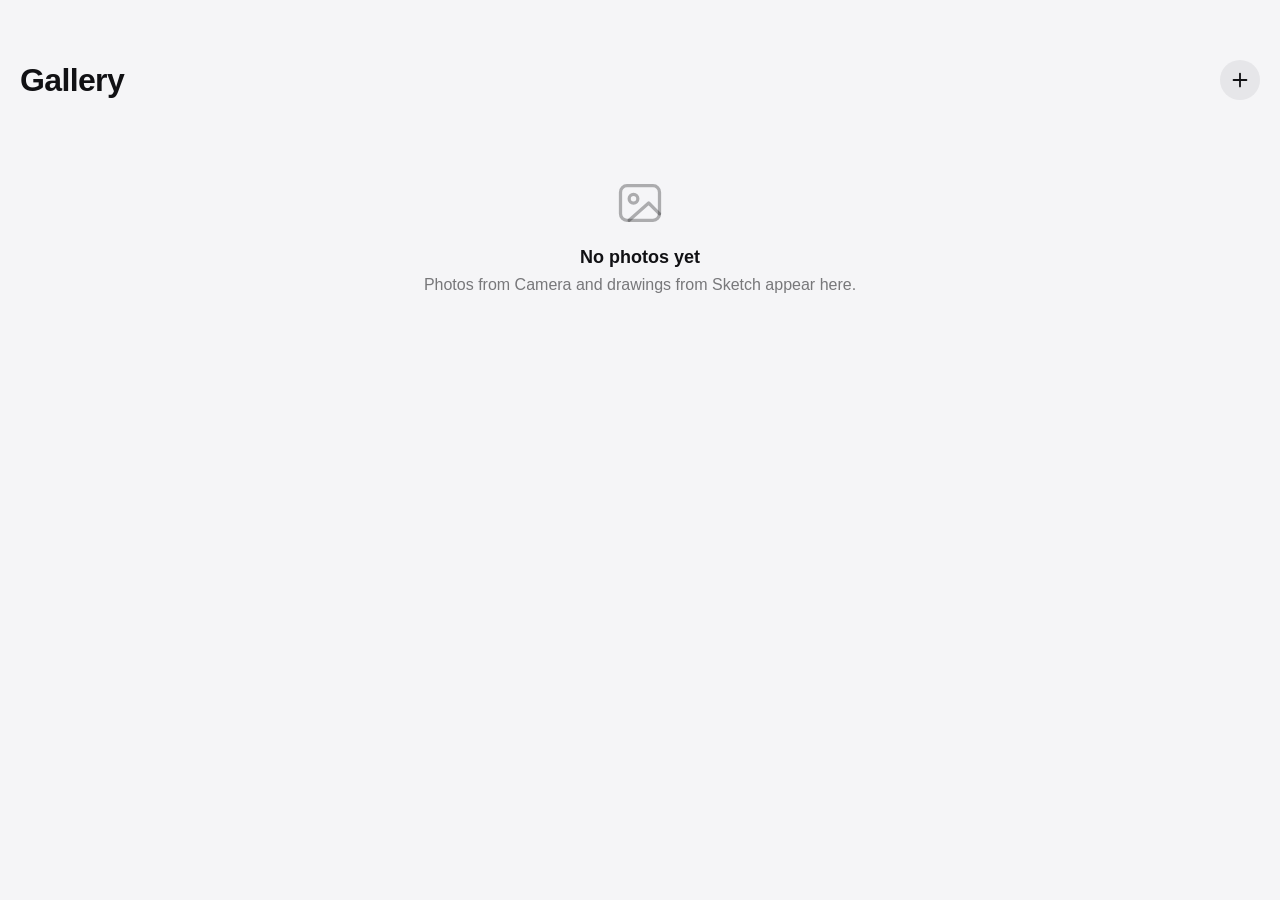
<file: apps/gallery/index.html>
<!doctype html>
<html lang="en">
<head>
<meta charset="utf-8">
<meta name="viewport" content="width=device-width, initial-scale=1, viewport-fit=cover">
<title>Gallery</title>
<link rel="stylesheet" href="../../sdk/allo.css">
<script src="../../sdk/allo.js"></script>
<style>
  body { overflow: hidden; }
  .app { height: 100%; }
  .grid { display: grid; grid-template-columns: repeat(3, 1fr); gap: 3px; padding: 0 3px calc(var(--sab) + 20px); }
  .grid button { aspect-ratio: 1; background: var(--fill) center / cover; border-radius: 4px; }
  .day { padding: 16px 16px 8px; font-weight: 650; font-size: 15px; }
  .viewer { position: fixed; inset: 0; z-index: 50; background: #000; display: flex; flex-direction: column; animation: aFade .2s; }
  .viewer img { flex: 1; min-height: 0; object-fit: contain; width: 100%; }
  .viewer .top, .viewer .bottom { display: flex; align-items: center; justify-content: space-between; padding: 8px 14px; color: #fff; }
  .viewer .top { padding-top: calc(var(--sat) + 4px); }
  .viewer .bottom { padding-bottom: calc(var(--sab) + 12px); justify-content: space-around; }
  .viewer button { color: #fff; display: flex; flex-direction: column; align-items: center; gap: 3px; font-size: 12px; padding: 6px 12px; }
  .viewer .meta { font-size: 13px; text-align: center; opacity: .8; }
  .add { cursor: pointer; }
</style>
</head>
<body>
<div class="app">
  <div class="titlebar"><h1>Gallery</h1><label class="icon-btn add" aria-label="Import photos"><svg class="i" viewBox="0 0 24 24"><path d="M12 5v14M5 12h14"/></svg><input type="file" accept="image/*" multiple hidden id="imp"></label></div>
  <div class="scroll" id="list"></div>
</div>
<script>
const $ = s => document.querySelector(s);
let photos = [], urls = [];

async function load() {
  urls.forEach(u => URL.revokeObjectURL(u)); urls = [];
  photos = await allo.photos.list().catch(() => []);
  if (!photos.length) {
    $('#list').innerHTML = `<div class="empty"><svg class="i" viewBox="0 0 24 24"><rect x="3" y="4" width="18" height="16" rx="3"/><circle cx="9" cy="10" r="2"/><path d="m21 17-5-5-9 8"/></svg><b>No photos yet</b>Photos from Camera and drawings from Sketch appear here.</div>`;
    return;
  }
  const groups = new Map();
  for (const p of photos) {
    const k = new Date(p.created).toDateString();
    if (!groups.has(k)) groups.set(k, []);
    groups.get(k).push(p);
  }
  const label = k => { const d = new Date(k), t = new Date(); const y = new Date(Date.now() - 864e5); return k === t.toDateString() ? 'Today' : k === y.toDateString() ? 'Yesterday' : d.toLocaleDateString([], { weekday: 'short', month: 'long', day: 'numeric' }); };
  let html = '';
  for (const [k, ps] of groups) {
    html += `<div class="day">${label(k)}</div><div class="grid">` + ps.map(p => { const u = URL.createObjectURL(p.blob); urls.push(u); p.url = u; return `<button data-id="${p.id}" style="background-image:url(${u})"></button>`; }).join('') + '</div>';
  }
  $('#list').innerHTML = html;
}

function view(id) {
  let i = photos.findIndex(p => p.id === id);
  const v = document.createElement('div');
  v.className = 'viewer';
  const draw = () => {
    const p = photos[i];
    v.innerHTML = `<div class="top"><button data-a="close"><svg class="i" viewBox="0 0 24 24"><path d="m15 6-6 6 6 6"/></svg></button><div class="meta">${new Date(p.created).toLocaleString([], { dateStyle: 'medium', timeStyle: 'short' })}<br>${p.source === 'sketch' ? 'Sketch' : p.source === 'camera' ? 'Camera' : 'Imported'}</div><span style="width:46px"></span></div>
      <img src="${p.url}" alt="">
      <div class="bottom">
        <button data-a="share"><svg class="i" viewBox="0 0 24 24"><path d="M12 3v13M7 8l5-5 5 5M5 14v5a2 2 0 0 0 2 2h10a2 2 0 0 0 2-2v-5"/></svg>Save</button>
        <button data-a="del"><svg class="i" viewBox="0 0 24 24"><path d="M4 7h16M10 11v6M14 11v6M5 7l1 13a1 1 0 0 0 1 1h10a1 1 0 0 0 1-1l1-13M9 7V4h6v3"/></svg>Delete</button>
      </div>`;
  };
  draw();
  let sx = null;
  v.addEventListener('pointerdown', e => { sx = e.clientX; });
  v.addEventListener('pointerup', e => {
    if (sx === null) return;
    const dx = e.clientX - sx; sx = null;
    if (Math.abs(dx) > 50) { i = Math.max(0, Math.min(photos.length - 1, i + (dx < 0 ? 1 : -1))); draw(); }
  });
  v.addEventListener('click', async e => {
    const b = e.target.closest('[data-a]');
    if (!b) return;
    const p = photos[i];
    if (b.dataset.a === 'close') v.remove();
    if (b.dataset.a === 'share') {
      const file = new File([p.blob], `allo-${p.id}.${p.blob.type.includes('png') ? 'png' : 'jpg'}`, { type: p.blob.type });
      if (allo.native) {
        const url = await new Promise(r => { const fr = new FileReader(); fr.onload = () => r(fr.result); fr.readAsDataURL(p.blob); });
        if (!await allo.call('saveImage', url)) allo.notify('Couldn’t save', 'Saving photos needs Android 10 or newer.');
      }
      else if (navigator.canShare?.({ files: [file] })) { try { await navigator.share({ files: [file] }); } catch {} }
      else { const a = document.createElement('a'); a.href = p.url; a.download = file.name; a.click(); }
    }
    if (b.dataset.a === 'del') { await allo.photos.remove(p.id); v.remove(); load(); }
  });
  document.body.append(v);
}

$('#list').addEventListener('click', e => { const b = e.target.closest('[data-id]'); if (b) view(b.dataset.id); });
$('#imp').onchange = async e => { for (const f of e.target.files) await allo.photos.add(f, 'import'); e.target.value = ''; load(); };
allo.on('show', load);
allo.on('back', () => { const v = document.querySelector('.viewer'); if (v) { v.remove(); return true; } });
load();
</script>
</body>
</html>
</file>
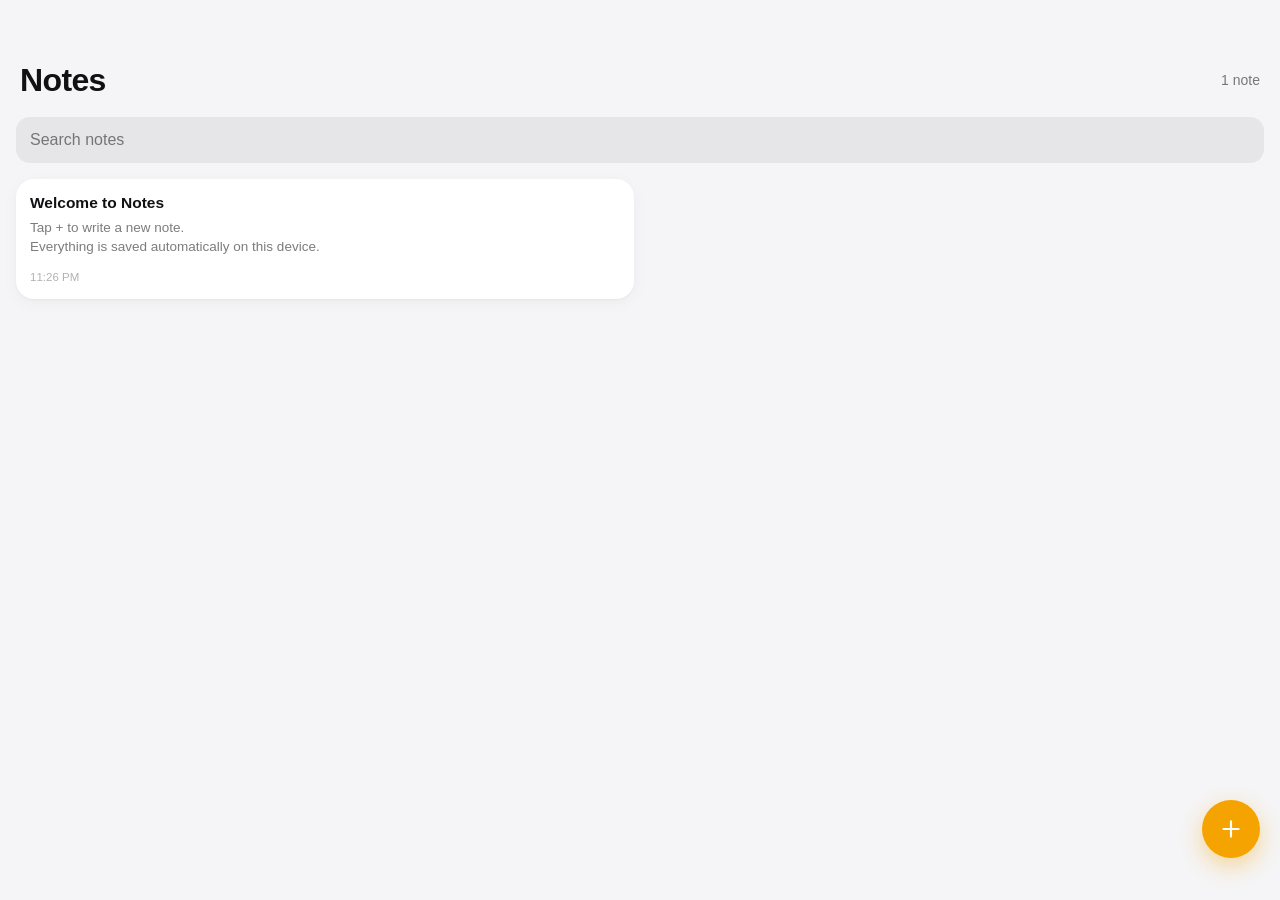
<file: apps/notes/index.html>
<!doctype html>
<html lang="en">
<head>
<meta charset="utf-8">
<meta name="viewport" content="width=device-width, initial-scale=1, viewport-fit=cover">
<title>Notes</title>
<link rel="stylesheet" href="../../sdk/allo.css">
<script src="../../sdk/allo.js"></script>
<style>
  :root { --accent-notes: #f5a300; }
  .view { position: absolute; inset: 0; display: flex; flex-direction: column; padding-top: var(--sat); background: var(--bg); }
  .grid { display: grid; grid-template-columns: 1fr 1fr; gap: 12px; padding: 4px 16px calc(var(--sab) + 100px); }
  .note { background: var(--card); border-radius: 18px; padding: 14px; min-height: 120px; max-height: 210px; overflow: hidden; cursor: pointer;
    box-shadow: var(--shadow); display: flex; flex-direction: column; gap: 6px; text-align: left; transition: transform .12s; }
  .note:active { transform: scale(.97); }
  .note b { font-size: 15.5px; line-height: 1.3; display: -webkit-box; -webkit-line-clamp: 2; -webkit-box-orient: vertical; overflow: hidden; }
  .note p { margin: 0; font-size: 13.5px; color: var(--fg2); line-height: 1.4; flex: 1; overflow: hidden; white-space: pre-wrap; word-break: break-word; }
  .note small { font-size: 11.5px; color: var(--fg3); }
  .fab { background: var(--accent-notes); box-shadow: 0 8px 24px rgba(245, 163, 0, .4); }
  .editor { flex: 1; display: flex; flex-direction: column; padding: 0 20px calc(var(--sab) + 10px); }
  .editor input { border: 0; outline: none; background: none; color: var(--fg); font: 700 26px var(--font); padding: 6px 0; letter-spacing: -.01em; }
  .editor .meta { font-size: 13px; color: var(--fg3); margin-bottom: 10px; }
  .editor textarea { flex: 1; border: 0; outline: none; background: none; color: var(--fg); font: 17px/1.55 var(--font); resize: none; padding: 0; }
  .navbar .back, .navbar .right button { color: var(--accent-notes); }
  .navbar .right button { font-weight: 600; font-size: 16px; padding: 8px; }
  .enter { animation: push .32s cubic-bezier(.2, .9, .25, 1); }
  @keyframes push { from { transform: translateX(24%); opacity: .3; } }
  .search { margin: 0 16px 12px; }
</style>
</head>
<body>
<div id="root"></div>
<script>
const $ = s => document.querySelector(s);
const esc = s => String(s ?? '').replace(/[&<>"']/g, c => ({ '&': '&amp;', '<': '&lt;', '>': '&gt;', '"': '&quot;', "'": '&#39;' }[c]));
let notes = allo.store.get('notes', null);
if (!notes) {
  notes = [{ id: 'welcome', title: 'Welcome to Notes', body: 'Tap + to write a new note.\nEverything is saved automatically on this device.', updated: Date.now() }];
  allo.store.set('notes', notes);
}
let q = '';
const save = () => allo.store.set('notes', notes);
const when = t => {
  const d = new Date(t), now = new Date();
  return d.toDateString() === now.toDateString() ? d.toLocaleTimeString([], { hour: 'numeric', minute: '2-digit' }) : d.toLocaleDateString([], { month: 'short', day: 'numeric' });
};

function list(anim) {
  const shown = notes.filter(n => !q || (n.title + ' ' + n.body).toLowerCase().includes(q.toLowerCase())).sort((a, b) => b.updated - a.updated);
  $('#root').innerHTML = `<div class="view ${anim ? 'enter' : ''}" style="overflow-y:auto">
    <div class="titlebar"><h1>Notes</h1><span class="muted" style="font-size:14px">${notes.length} note${notes.length === 1 ? '' : 's'}</span></div>
    <div class="search"><input class="field" id="q" type="search" placeholder="Search notes" value="${esc(q)}"></div>
    ${shown.length ? `<div class="grid">${shown.map(n => `<button class="note" data-id="${n.id}"><b>${esc(n.title || 'Untitled')}</b><p>${esc(n.body.slice(0, 240))}</p><small>${when(n.updated)}</small></button>`).join('')}</div>`
      : `<div class="empty"><svg class="i" viewBox="0 0 24 24"><path d="M4 4h16v16H4z"/><path d="M8 9h8M8 13h8M8 17h4"/></svg><b>${q ? 'No matches' : 'No notes yet'}</b>${q ? 'Try a different word.' : 'Tap + to start writing.'}</div>`}
    <button class="fab" id="new" aria-label="New note"><svg class="i" viewBox="0 0 24 24"><path d="M12 5v14M5 12h14"/></svg></button>
  </div>`;
}

function edit(id) {
  let n = notes.find(x => x.id === id);
  const fresh = !n;
  if (!n) { n = { id: Date.now().toString(36), title: '', body: '', updated: Date.now() }; }
  $('#root').innerHTML = `<div class="view enter">
    <div class="navbar"><button class="back" id="back"><svg class="i" viewBox="0 0 24 24"><path d="m15 6-6 6 6 6"/></svg>Notes</button><div></div>
      <div class="right"><button id="del">${fresh ? '' : 'Delete'}</button></div></div>
    <div class="editor">
      <input id="t" placeholder="Title" value="${esc(n.title)}">
      <div class="meta">${new Date(n.updated).toLocaleString([], { dateStyle: 'medium', timeStyle: 'short' })}</div>
      <textarea id="b" placeholder="Start writing…">${esc(n.body)}</textarea>
    </div></div>`;
  const commit = () => {
    const title = $('#t').value.trim(), body = $('#b').value;
    if (!title && !body.trim()) { notes = notes.filter(x => x.id !== n.id); save(); return; }
    if (title !== n.title || body !== n.body) {
      n.title = title; n.body = body; n.updated = Date.now();
      if (!notes.includes(n)) notes.push(n);
      save();
    }
  };
  $('#t').oninput = $('#b').oninput = () => { clearTimeout(edit.t); edit.t = setTimeout(commit, 400); };
  $('#back').onclick = () => { commit(); list(); };
  $('#del').onclick = () => { if (fresh) return; notes = notes.filter(x => x.id !== n.id); save(); list(); };
  if (fresh) setTimeout(() => $('#t').focus(), 80);
}

document.addEventListener('click', e => {
  const n = e.target.closest('.note');
  if (n) edit(n.dataset.id);
  if (e.target.closest('#new')) edit(null);
});
document.addEventListener('input', e => {
  if (e.target.id === 'q') { q = e.target.value; const pos = e.target.selectionStart; list(); const f = $('#q'); f.focus(); f.setSelectionRange(pos, pos); }
});
allo.on('back', () => { const b = document.getElementById('back'); if (b) { b.click(); return true; } });
list();
</script>
</body>
</html>
</file>
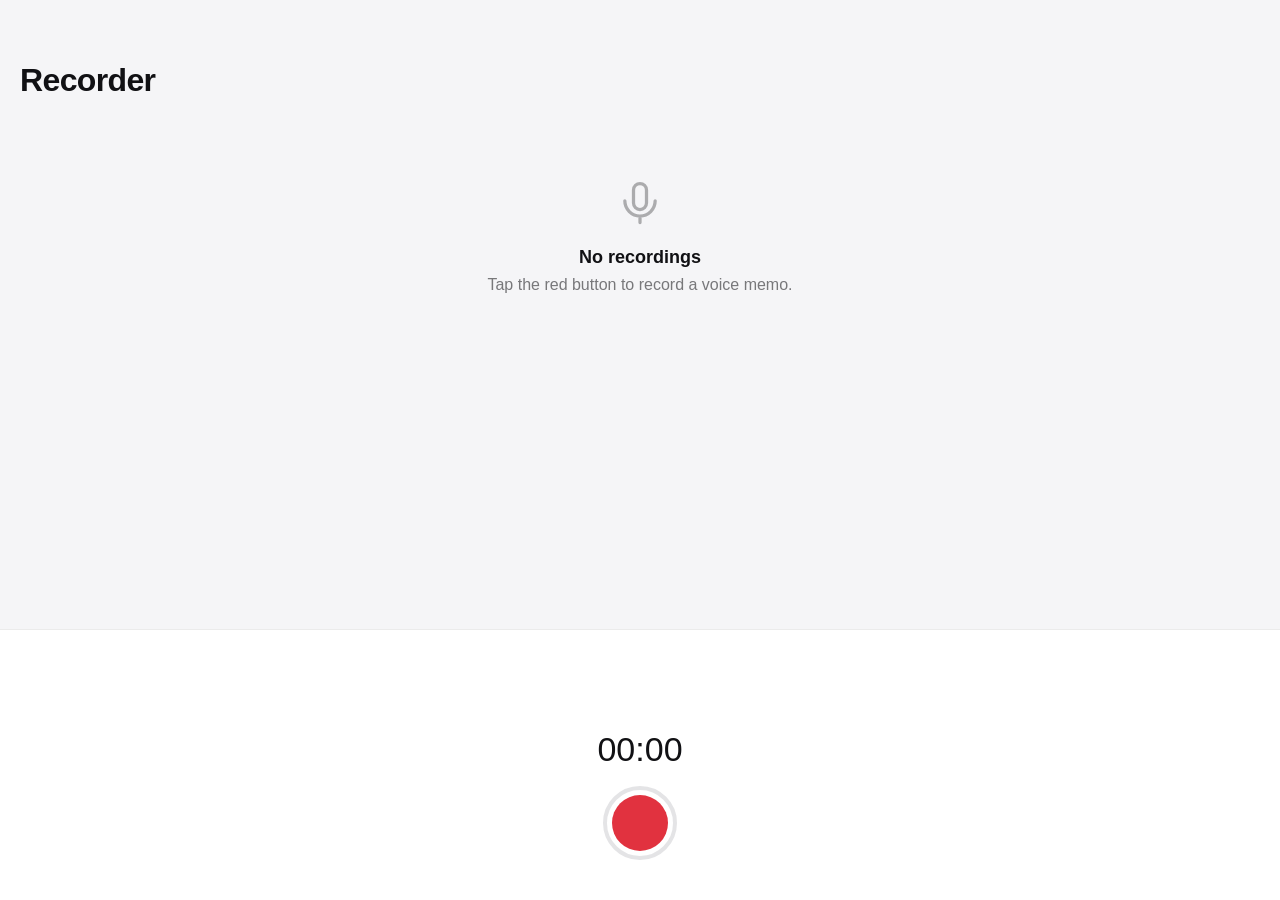
<file: apps/recorder/index.html>
<!doctype html>
<html lang="en">
<head>
<meta charset="utf-8">
<meta name="viewport" content="width=device-width, initial-scale=1, viewport-fit=cover">
<title>Recorder</title>
<link rel="stylesheet" href="../../sdk/allo.css">
<script src="../../sdk/allo.js"></script>
<style>
  :root { --rc: #e1323f; }
  body { overflow: hidden; }
  .app { height: 100%; }
  .rec { display: flex; align-items: center; gap: 12px; padding: 12px 16px; position: relative; }
  .rec + .rec::before { content: ""; position: absolute; top: 0; left: 16px; right: 0; height: 1px; background: var(--hair); }
  .rec .t { font-weight: 600; }
  .rec .s { font-size: 13px; color: var(--fg2); }
  .play { width: 40px; height: 40px; border-radius: 50%; background: var(--fill); display: grid; place-items: center; flex: none; }
  .play.on { background: var(--rc); color: #fff; }
  .bottom { padding: 14px 16px calc(var(--sab) + 18px); display: flex; flex-direction: column; align-items: center; gap: 12px; border-top: 1px solid var(--hair); background: var(--card); }
  canvas { width: 100%; height: 70px; }
  .time { font-size: 34px; font-weight: 300; font-variant-numeric: tabular-nums; }
  .big { width: 74px; height: 74px; border-radius: 50%; border: 4px solid var(--fill2); display: grid; place-items: center; }
  .big i { width: 56px; height: 56px; border-radius: 50%; background: var(--rc); transition: all .25s; }
  .big.on i { width: 28px; height: 28px; border-radius: 8px; }
  .err { color: var(--danger); font-size: 14px; text-align: center; }
</style>
</head>
<body>
<div class="app">
  <div class="titlebar"><h1>Recorder</h1></div>
  <div class="scroll" id="list"></div>
  <div class="bottom">
    <canvas id="wave"></canvas>
    <div class="time" id="time">00:00</div>
    <div class="err" id="err" hidden></div>
    <button class="big" id="btn" aria-label="Record"><i></i></button>
  </div>
</div>
<script>
const $ = s => document.querySelector(s);
const esc = s => String(s ?? '').replace(/[&<>"']/g, c => ({ '&': '&amp;', '<': '&lt;', '>': '&gt;', '"': '&quot;', "'": '&#39;' }[c]));
const two = n => String(n).padStart(2, '0');
const fmt = s => `${two(Math.floor(s / 60))}:${two(Math.floor(s % 60))}`;
function db() { return new Promise((res, rej) => { const r = indexedDB.open('app.recorder', 1); r.onupgradeneeded = () => r.result.createObjectStore('memos', { keyPath: 'id' }); r.onsuccess = () => res(r.result); r.onerror = () => rej(r.error); }); }
async function store(mode, fn) { const d = await db(); return new Promise((res, rej) => { const t = d.transaction('memos', mode); const q = fn(t.objectStore('memos')); t.oncomplete = () => res(q?.result); t.onerror = () => rej(t.error); }); }

let memos = [], playing = null, audio = new Audio(), rec = null, chunks = [], t0 = 0, stream = null, analyser = null, raf = 0;
async function load() {
  memos = ((await store('readonly', s => s.getAll())) || []).sort((a, b) => b.created - a.created);
  $('#list').innerHTML = memos.length ? `<div class="group">${memos.map((m, i) => `<div class="rec" data-id="${m.id}"><button class="play ${playing === m.id ? 'on' : ''}" aria-label="Play">${playing === m.id ? '<svg class="i" viewBox="0 0 24 24"><path d="M8 5v14M16 5v14"/></svg>' : '<svg class="i" viewBox="0 0 24 24"><path d="M7 4v16l13-8z" fill="currentColor"/></svg>'}</button><div class="grow"><div class="t">Memo ${memos.length - i}</div><div class="s">${new Date(m.created).toLocaleString([], { dateStyle: 'medium', timeStyle: 'short' })} · ${fmt(m.duration)}</div></div><button class="del" aria-label="Delete" style="color:var(--fg3)"><svg class="i" viewBox="0 0 24 24"><path d="M4 7h16M10 11v6M14 11v6M5 7l1 13h12l1-13M9 7V4h6v3"/></svg></button></div>`).join('')}</div>`
    : `<div class="empty"><svg class="i" viewBox="0 0 24 24"><rect x="9" y="3" width="6" height="12" rx="3"/><path d="M5 11a7 7 0 0 0 14 0M12 18v3"/></svg><b>No recordings</b>Tap the red button to record a voice memo.</div>`;
}
function draw() {
  const c = $('#wave'), ctx = c.getContext('2d'), dpr = devicePixelRatio || 1;
  c.width = c.clientWidth * dpr; c.height = c.clientHeight * dpr;
  ctx.clearRect(0, 0, c.width, c.height);
  if (analyser) {
    const buf = new Uint8Array(analyser.frequencyBinCount);
    analyser.getByteTimeDomainData(buf);
    const bars = 48, w = c.width / bars;
    ctx.fillStyle = getComputedStyle(document.documentElement).getPropertyValue("--rc");
    for (let i = 0; i < bars; i++) {
      let m = 0; for (let j = 0; j < 8; j++) m = Math.max(m, Math.abs(buf[(i * 8 + j) % buf.length] - 128));
      const h = Math.max(3 * dpr, (m / 128) * c.height * 1.6);
      ctx.beginPath(); ctx.roundRect(i * w + w * .25, (c.height - h) / 2, w * .5, Math.min(h, c.height), 3 * dpr); ctx.fill();
    }
    $('#time').textContent = fmt((Date.now() - t0) / 1000);
  }
  raf = requestAnimationFrame(draw);
}
async function start() {
  $('#err').hidden = true;
  try { stream = await navigator.mediaDevices.getUserMedia({ audio: true }); }
  catch { $('#err').textContent = 'Allow microphone access to record.'; $('#err').hidden = false; return; }
  const ac = new (window.AudioContext || window.webkitAudioContext)();
  analyser = ac.createAnalyser(); analyser.fftSize = 512;
  ac.createMediaStreamSource(stream).connect(analyser);
  chunks = [];
  rec = new MediaRecorder(stream);
  rec.ondataavailable = e => e.data.size && chunks.push(e.data);
  rec.onstop = async () => {
    const blob = new Blob(chunks, { type: rec.mimeType || 'audio/webm' });
    const duration = (Date.now() - t0) / 1000;
    stream.getTracks().forEach(t => t.stop()); ac.close(); analyser = null; rec = null;
    await store('readwrite', s => s.put({ id: Date.now().toString(36), blob, duration, created: Date.now() }));
    $('#btn').classList.remove('on'); $('#time').textContent = '00:00';
    load();
  };
  rec.start(); t0 = Date.now();
  $('#btn').classList.add('on');
}
$('#btn').onclick = () => { if (rec) rec.stop(); else start(); };
$('#list').addEventListener('click', async e => {
  const row = e.target.closest('.rec'); if (!row) return;
  const m = memos.find(x => x.id === row.dataset.id);
  if (e.target.closest('.del')) { if (playing === m.id) audio.pause(); await store('readwrite', s => s.delete(m.id)); playing = null; load(); return; }
  if (e.target.closest('.play')) {
    if (playing === m.id) { audio.pause(); playing = null; }
    else { if (audio.src) URL.revokeObjectURL(audio.src); audio.src = URL.createObjectURL(m.blob); audio.play(); playing = m.id; }
    load();
  }
});
audio.onended = () => { playing = null; load(); };
allo.on('hide', () => { audio.pause(); playing = null; });
if (!window.MediaRecorder) { $('#err').textContent = 'Recording is not supported in this browser.'; $('#err').hidden = false; $('#btn').disabled = true; }
load(); draw();
</script>
</body>
</html>
</file>
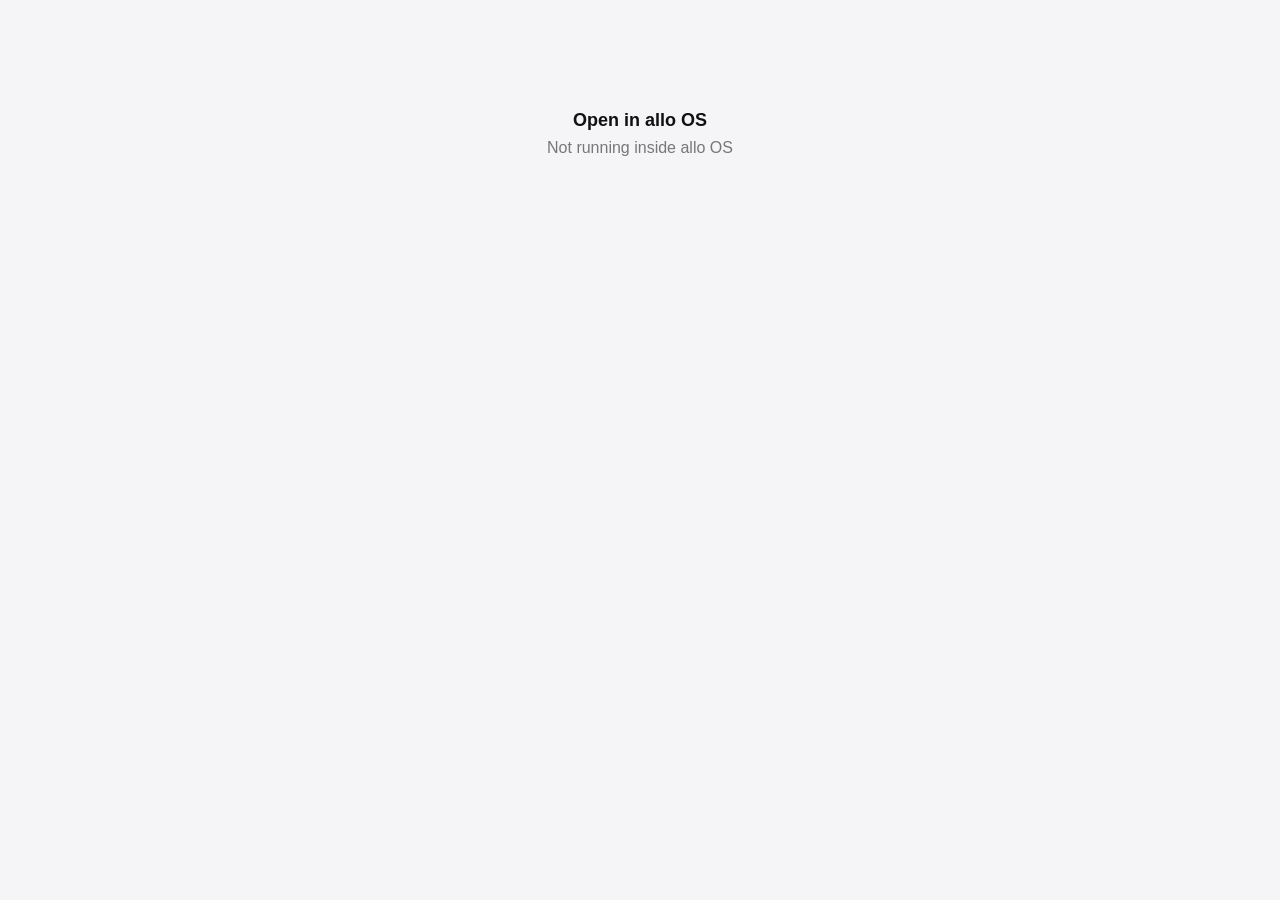
<file: apps/settings/index.html>
<!doctype html>
<html lang="en">
<head>
<meta charset="utf-8">
<meta name="viewport" content="width=device-width, initial-scale=1, viewport-fit=cover">
<title>Settings</title>
<link rel="stylesheet" href="../../sdk/allo.css">
<script src="../../sdk/allo.js"></script>
<style>
  .view { position: absolute; inset: 0; overflow-y: auto; background: var(--bg); padding-top: var(--sat); padding-bottom: calc(var(--sab) + 30px); }
  .view.enter { animation: push .35s cubic-bezier(.2, .9, .25, 1); }
  @keyframes push { from { transform: translateX(30%); opacity: .4; } }
  .hero { margin: 4px 16px 0; padding: 18px; border-radius: 22px; display: flex; gap: 16px; align-items: center; color: #fff;
    background: linear-gradient(135deg, #6a6bff, #2fc5e0); }
  .hero img { width: 58px; height: 58px; border-radius: 27%; box-shadow: 0 6px 18px rgba(0,0,0,.2); }
  .hero b { font-size: 18px; display: block; }
  .hero span { font-size: 14px; opacity: .9; }
  .walls { display: grid; grid-template-columns: repeat(3, 1fr); gap: 12px; padding: 0 16px; }
  .walls button { aspect-ratio: 9 / 17; border-radius: 16px; background-size: cover !important; background-position: center !important;
    border: 3px solid transparent; outline: 1px solid var(--hair); position: relative; overflow: hidden; }
  .walls button.on { border-color: var(--accent); }
  .walls .add { display: grid; place-items: center; background: var(--fill); color: var(--fg2); font-size: 13px; font-weight: 600; }
  .walls .add svg { width: 26px; height: 26px; margin-bottom: 4px; }
  .walls .name { position: absolute; left: 0; right: 0; bottom: 6px; color: #fff; font-size: 12px; font-weight: 600; text-shadow: 0 1px 3px rgba(0,0,0,.4); }
  .walls .light .name { color: #111; text-shadow: none; }
  .accents { display: flex; gap: 14px; padding: 14px 16px; flex-wrap: wrap; }
  .accents button { width: 34px; height: 34px; border-radius: 50%; box-shadow: inset 0 0 0 2px rgba(255,255,255,.4); transition: transform .15s; }
  .accents button.on { box-shadow: 0 0 0 3px var(--bg), 0 0 0 5px currentColor; }
  .preview { margin: 0 16px; padding: 16px; display: flex; justify-content: center; }
  .app-ico { width: 34px; height: 34px; border-radius: 27%; flex: none; }
  .big-app { display: flex; flex-direction: column; align-items: center; padding: 16px 0 22px; }
  .big-app img { width: 92px; height: 92px; border-radius: 27%; box-shadow: 0 8px 26px rgba(0,0,0,.15); }
  .big-app h2 { margin: 14px 0 2px; font-size: 24px; }
  .bar { height: 10px; border-radius: 5px; background: var(--fill); overflow: hidden; margin: 6px 0 4px; }
  .bar i { display: block; height: 100%; background: var(--accent); border-radius: 5px; }
  .gest { display: flex; gap: 14px; align-items: flex-start; }
  .gest .g { width: 44px; height: 44px; border-radius: 14px; background: var(--fill); display: grid; place-items: center; flex: none; color: var(--accent); }
  kbd { font: 600 12px var(--font); padding: 2px 6px; border-radius: 6px; background: var(--fill); }
</style>
</head>
<body>
<div id="root"></div>
<script>
const $ = s => document.querySelector(s);
const esc = s => String(s ?? '').replace(/[&<>"']/g, c => ({ '&': '&amp;', '<': '&lt;', '>': '&gt;', '"': '&quot;', "'": '&#39;' }[c]));
const ico = (path, bg) => `<span class="ico" style="background:${bg}"><svg class="i" viewBox="0 0 24 24">${path}</svg></span>`;
const chev = `<svg class="i chev" viewBox="0 0 24 24"><path d="m9 6 6 6-6 6"/></svg>`;
const ACCENTS = ['#2f7cf6', '#5856d6', '#af52de', '#ff2d55', '#ff6b2c', '#ffb000', '#34c759', '#00b5c8', '#636366'];
let S = null;
const stack = ['main'];

const views = {
  main() {
    const install = S.native ? (S.isDefaultHome ? '' : `
      <div class="hero" style="margin-bottom:22px">
        <img src="../../icons/icon.svg" alt="">
        <div class="grow"><b>Make allo your home screen</b><span>Open allo every time you press Home</span></div>
        <button class="btn small" style="background:#fff;color:#111" data-act="sethome">Set</button>
      </div>`) : S.standalone ? '' : `
      <div class="hero" style="margin-bottom:22px">
        <img src="../../icons/icon.svg" alt="">
        <div class="grow"><b>Install allo OS</b><span>${S.platform === 'ios' ? 'Share › Add to Home Screen' : 'Run full screen and offline'}</span></div>
        ${S.canPromptInstall ? '<button class="btn small" style="background:#fff;color:#111" data-act="install">Install</button>' : `<button class="btn small" style="background:rgba(255,255,255,.25);color:#fff" data-go="install">How</button>`}
      </div>`;
    return `
      <div class="titlebar"><h1>${S.native ? 'Customize' : 'Settings'}</h1></div>
      ${install}
      <div class="group">
        <button class="item has-icon" data-go="wallpaper">${ico('<rect x="3" y="3" width="18" height="18" rx="4"/><circle cx="9" cy="9" r="2"/><path d="m21 15-5-5L5 21"/>', '#ff6b8b')}<div class="body"><div class="t">Wallpaper & style</div></div>${chev}</button>
        <div class="item has-icon">${ico('<path d="M21 12.8A9 9 0 1 1 11.2 3a7 7 0 0 0 9.8 9.8z"/>', '#5856d6')}<div class="body"><div class="t">Appearance</div></div>
          <div class="seg" style="width:170px">${['light', 'dark', 'auto'].map(t => `<button data-theme="${t}" class="${S.settings.theme === t ? 'on' : ''}">${t[0].toUpperCase() + t.slice(1)}</button>`).join('')}</div></div>
      </div>
      <div class="section-title">${S.native ? 'Display' : 'Display &amp; lock'}</div>
      <div class="group">
        <label class="item has-icon">${ico('<circle cx="12" cy="12" r="9"/><path d="M12 7v5l3 2"/>', '#ff9500')}<div class="body"><div class="t">24-hour time</div></div><input type="checkbox" class="switch" data-set="clock24" ${S.settings.clock24 ? 'checked' : ''}></label>
        ${S.native ? '' : `<label class="item has-icon">${ico('<rect x="5" y="11" width="14" height="10" rx="2"/><path d="M8 11V7a4 4 0 0 1 8 0v4"/>', '#34c759')}<div class="body"><div class="t">Auto-lock</div><div class="s">Lock after a minute away</div></div><input type="checkbox" class="switch" data-set="autoLock" ${S.settings.autoLock ? 'checked' : ''}></label>
        <button class="item has-icon" data-act="lock">${ico('<path d="M12 2v10"/><path d="M18.4 6.6a9 9 0 1 1-12.8 0"/>', '#8e8e93')}<div class="body"><div class="t">Lock now</div></div></button>`}
      </div>
      <div class="section-title">Apps</div>
      <div class="group">
        <button class="item has-icon" data-go="apps">${ico('<rect x="4" y="4" width="6" height="6" rx="1.5"/><rect x="14" y="4" width="6" height="6" rx="1.5"/><rect x="4" y="14" width="6" height="6" rx="1.5"/><rect x="14" y="14" width="6" height="6" rx="1.5"/>', '#2f7cf6')}<div class="body"><div class="t">Installed apps</div></div><span class="v">${S.installed.length}</span>${chev}</button>
        <button class="item has-icon" data-act="store">${ico('<path d="M6 8h12l-1 12H7z"/><path d="M9 8V7a3 3 0 0 1 6 0v1"/>', '#1662f0')}<div class="body"><div class="t">App Store</div></div>${chev}</button>
      </div>
      <div class="section-title">System</div>
      <div class="group">
        ${S.native ? `<button class="item has-icon" data-act="phone">${ico('<rect x="7" y="2" width="10" height="20" rx="2.5"/><path d="M11 18h2"/>', '#34c759')}<div class="body"><div class="t">Phone settings</div><div class="s">Wi-Fi, Bluetooth, display, sound…</div></div>${chev}</button>
        <button class="item has-icon" data-act="sethome">${ico('<path d="M3 11 12 4l9 7v9a1 1 0 0 1-1 1h-5v-6H9v6H4a1 1 0 0 1-1-1z"/>', '#ff9500')}<div class="body"><div class="t">Default home app</div></div><span class="v">${S.isDefaultHome ? 'allo' : 'Other'}</span>${chev}</button>` : ''}
        <button class="item has-icon" data-go="gestures">${ico('<path d="M8 13V5.5a1.5 1.5 0 0 1 3 0V12M11 11.5v-2a1.5 1.5 0 0 1 3 0V12M14 10.5a1.5 1.5 0 0 1 3 0V12M17 11.5a1.5 1.5 0 0 1 3 0V16a6 6 0 0 1-6 6h-2a6 6 0 0 1-5-2.7L4.3 15a1.5 1.5 0 0 1 2.4-1.8L8 15"/>', '#00b5c8')}<div class="body"><div class="t">Gestures</div></div>${chev}</button>
        <button class="item has-icon" data-go="storage">${ico('<ellipse cx="12" cy="6" rx="8" ry="3"/><path d="M4 6v12c0 1.7 3.6 3 8 3s8-1.3 8-3V6M4 12c0 1.7 3.6 3 8 3s8-1.3 8-3"/>', '#636366')}<div class="body"><div class="t">Storage</div></div>${chev}</button>
        <button class="item has-icon" data-go="about">${ico('<circle cx="12" cy="12" r="9"/><path d="M12 11v6M12 7.5v.01"/>', '#8e8e93')}<div class="body"><div class="t">About</div></div>${chev}</button>
      </div>`;
  },

  wallpaper() {
    const custom = S.customWallpaper;
    return nav('Wallpaper & style') + `
      <div class="section-title">Wallpaper</div>
      <div class="walls">
        ${S.wallpapers.map(w => `<button data-wall="${w.id}" class="${S.settings.wallpaper === w.id ? 'on' : ''} ${w.light ? 'light' : ''}" style="background:${w.css.replace(/"/g, "'")}"><span class="name">${w.name}</span></button>`).join('')}
        ${custom ? `<button data-wall="custom" class="on" style="background:url('${custom}') center/cover"><span class="name">Your photo</span></button>` : ''}
        <label class="add" style="aspect-ratio:9/17;border-radius:16px;display:grid;place-items:center;background:var(--fill);color:var(--fg2);font-size:13px;font-weight:600;cursor:pointer;text-align:center">
          <span><svg class="i" viewBox="0 0 24 24" style="width:26px;height:26px"><path d="M12 5v14M5 12h14"/></svg><br>Choose photo</span>
          <input type="file" accept="image/*" id="wall-file" hidden>
        </label>
      </div>
      <div class="section-title">Accent color</div>
      <div class="group"><div class="accents">${ACCENTS.map(c => `<button data-accent="${c}" class="${S.settings.accent === c ? 'on' : ''}" style="background:${c};color:${c}" aria-label="${c}"></button>`).join('')}</div></div>
      <div class="section-title">Appearance</div>
      <div class="group"><div class="item"><div class="seg grow">${['light', 'dark', 'auto'].map(t => `<button data-theme="${t}" class="${S.settings.theme === t ? 'on' : ''}">${t[0].toUpperCase() + t.slice(1)}</button>`).join('')}</div></div></div>
      <p class="foot">Auto follows your device’s light or dark setting.</p>`;
  },

  apps() {
    const list = [...S.installed].sort((a, b) => a.name.localeCompare(b.name));
    return nav('Installed apps') + `<div style="height:8px"></div><div class="group">
      ${list.map(a => `<button class="item has-icon" data-app="${esc(a.id)}"><img class="app-ico" src="${esc(a.icon)}" alt=""><div class="body"><div class="t">${esc(a.name)}</div><div class="s">${esc(a.system ? 'System app' : a.webclip ? 'Web app' : (a.developer || '') + ' · v' + (a.version || '1.0'))}</div></div>${chev}</button>`).join('')}
    </div><p class="foot">Tip: long-press any icon on the home screen to rearrange or remove apps.</p>`;
  },

  app(id) {
    const a = S.installed.find(x => x.id === id);
    if (!a) return views.apps();
    return nav(a.name) + `
      <div class="big-app"><img src="${esc(a.icon)}" alt=""><h2>${esc(a.name)}</h2><div class="muted">${esc(a.developer || '')}</div></div>
      <div class="group">
        <div class="item"><div class="body"><div class="t">Version</div></div><span class="v">${esc(a.version || '1.0')}</span></div>
        <div class="item"><div class="body"><div class="t">Category</div></div><span class="v">${esc(a.category || '—')}</span></div>
        <div class="item"><div class="body"><div class="t">Type</div></div><span class="v">${a.native ? 'Android app' : a.system ? 'System' : a.external ? (a.webclip ? 'Web app' : 'Third-party') : 'allo'}</span></div>
      </div>
      <p class="foot">${esc(a.description || '')}</p>
      <div class="group" style="margin-top:18px">
        <button class="item" data-open="${esc(a.id)}"><div class="body"><div class="t" style="color:var(--accent)">Open</div></div></button>
        ${a.native ? `<button class="item" data-info="${esc(a.id)}"><div class="body"><div class="t" style="color:var(--accent)">App info</div></div></button>` : ''}
        ${a.system || a.locked ? '' : `<button class="item" data-remove="${esc(a.id)}"><div class="body"><div class="t" style="color:var(--danger)">${a.native ? 'Uninstall' : 'Remove app'}</div></div></button>`}
      </div>`;
  },

  storage() {
    setTimeout(loadStorage, 0);
    return nav('Storage') + `<div style="height:8px"></div>
      <div class="group"><div class="item" style="display:block;padding:16px">
        <div class="row"><b class="grow" id="st-used">Calculating…</b><span class="muted" id="st-total"></span></div>
        <div class="bar"><i id="st-bar" style="width:0"></i></div>
        <div class="s muted" id="st-note">Space used by allo OS, apps, photos and recordings.</div>
      </div></div>
      <div class="section-title">Danger zone</div>
      <div class="group"><button class="item" data-act="reset"><div class="body"><div class="t" style="color:var(--danger)">Erase all content and settings</div></div></button></div>`;
  },

  gestures() {
    const g = (svg, t, s) => `<div class="item gest"><span class="g"><svg class="i" viewBox="0 0 24 24">${svg}</svg></span><div class="body"><div class="t">${t}</div><div class="s" style="white-space:normal">${s}</div></div></div>`;
    return nav('Gestures') + `<div style="height:8px"></div><div class="group">
      ${g('<path d="M12 19V5M6 11l6-6 6 6"/>', 'Go home', 'Swipe up from the bar at the bottom of the screen. Tapping it works too.')}
      ${g('<rect x="3" y="6" width="5" height="12" rx="1.5"/><rect x="9.5" y="4" width="5" height="16" rx="1.5"/><rect x="16" y="6" width="5" height="12" rx="1.5"/>', 'Recent apps', 'Swipe up from the bottom and pause. Swipe a card up to close it.')}
      ${g('<path d="M12 5v14M6 13l6 6 6-6"/>', 'Search', 'Swipe down anywhere on the home screen.')}
      ${g('<path d="M4 4h16M12 8v12M7 15l5 5 5-5"/>', 'Control center', 'Swipe down from the very top of the home screen.')}
      ${g('<circle cx="12" cy="12" r="3"/><circle cx="12" cy="12" r="8" stroke-dasharray="3 3"/>', 'Edit home screen', 'Long-press an icon, then drag to rearrange. Tap the minus to remove.')}
    </div>
    <div class="section-title">Keyboard</div>
    <div class="group">
      <div class="item"><div class="body"><div class="t">Go home</div></div><kbd>Esc</kbd></div>
      <div class="item"><div class="body"><div class="t">Search</div></div><kbd>/</kbd></div>
      <div class="item"><div class="body"><div class="t">Unlock</div></div><kbd>Enter</kbd></div>
    </div>`;
  },

  install() {
    const steps = S.platform === 'ios'
      ? ['Open this page in Safari.', 'Tap the Share button.', 'Choose “Add to Home Screen”.', 'Open allo from your home screen.']
      : S.platform === 'android'
        ? ['Open this page in Chrome.', 'Tap the ⋮ menu.', 'Choose “Install app” or “Add to Home screen”.', 'Open allo from your home screen.']
        : ['Open this page in Chrome or Edge.', 'Click the install icon in the address bar.', 'Choose “Install”.', 'allo OS opens in its own window.'];
    return nav('Install allo OS') + `<div class="big-app"><img src="../../icons/icon.svg" alt=""><h2>allo OS</h2><div class="muted">Full screen. Works offline.</div></div>
      <div class="group">${steps.map((s, i) => `<div class="item"><span class="ico" style="background:var(--accent);border-radius:50%;width:28px;height:28px;font-weight:700">${i + 1}</span><div class="body"><div class="t" style="white-space:normal">${s}</div></div></div>`).join('')}</div>
      ${S.canPromptInstall ? '<div class="pad" style="margin-top:18px"><button class="btn primary block" data-act="install">Install now</button></div>' : ''}`;
  },

  about() {
    return nav('About') + `<div class="big-app"><img src="../../icons/icon.svg" alt=""><h2>allo OS</h2><div class="muted">Version ${esc(S.version)}</div></div>
      <div class="group">
        <div class="item"><div class="body"><div class="t">Version</div></div><span class="v">${esc(S.version)}</span></div>
        <div class="item"><div class="body"><div class="t">Device</div></div><span class="v">${S.platform === 'ios' ? 'iPhone / iPad' : S.platform === 'android' ? 'Android' : 'Computer'}</span></div>
        <div class="item"><div class="body"><div class="t">Mode</div></div><span class="v">${S.native ? 'Home screen (launcher ' + esc(S.nativeVersion) + ')' : S.standalone ? 'Installed' : 'Browser'}</span></div>
        <div class="item"><div class="body"><div class="t">Apps</div></div><span class="v">${S.installed.length}</span></div>
        <div class="item"><div class="body"><div class="t">Running</div></div><span class="v">${S.running.length}</span></div>
      </div>
      <p class="foot">allo OS is a simple, clean home for your apps. It runs on any phone, tablet or computer with a modern browser.</p>`;
  }
};

function nav(title) {
  return `<div class="navbar"><button class="back" data-back><svg class="i" viewBox="0 0 24 24"><path d="m15 6-6 6 6 6"/></svg>Back</button><div class="title">${esc(title)}</div><div class="right"></div></div>`;
}

function render(anim = false) {
  if (!S) return;
  const [name, arg] = stack[stack.length - 1].split(':');
  const keepScroll = !anim && $('.view') ? $('.view').scrollTop : 0;
  $('#root').innerHTML = `<div class="view ${anim ? 'enter' : ''}">${views[name](arg)}</div>`;
  if (keepScroll) $('.view').scrollTop = keepScroll;
  const f = $('#wall-file');
  if (f) f.onchange = () => {
    const file = f.files[0];
    if (!file) return;
    const r = new FileReader();
    r.onload = () => allo.call('setWallpaperImage', r.result).catch(e => alert(e.message));
    r.readAsDataURL(file);
  };
}

async function loadStorage() {
  const est = await allo.call('storageEstimate').catch(() => null);
  const fmt = b => b > 1e9 ? (b / 1e9).toFixed(1) + ' GB' : b > 1e6 ? (b / 1e6).toFixed(1) + ' MB' : Math.round(b / 1e3) + ' KB';
  if (!$('#st-used')) return;
  if (!est) { $('#st-used').textContent = 'Not available'; return; }
  $('#st-used').textContent = fmt(est.usage || 0) + ' used';
  $('#st-total').textContent = 'of ' + fmt(est.quota || 0);
  $('#st-bar').style.width = Math.max(1, (est.usage / est.quota) * 100) + '%';
}

document.addEventListener('click', async e => {
  const t = e.target.closest('button, [data-act]');
  if (!t) return;
  const d = t.dataset;
  if (d.go) { stack.push(d.go); render(true); }
  else if (d.back !== undefined) { stack.pop(); render(); }
  else if (d.app) { stack.push('app:' + d.app); render(true); }
  else if (d.theme) allo.call('setSetting', 'theme', d.theme);
  else if (d.wall) allo.call('setSetting', 'wallpaper', d.wall);
  else if (d.accent) allo.call('setSetting', 'accent', d.accent);
  else if (d.open) allo.open(d.open);
  else if (d.remove) { if (await allo.call('uninstall', d.remove)) { stack.pop(); render(); } }
  else if (d.act === 'lock') allo.call('lock');
  else if (d.act === 'store') allo.open('store');
  else if (d.act === 'install') allo.call('promptInstall');
  else if (d.act === 'reset') allo.call('reset');
  else if (d.act === 'sethome') allo.call('setDefaultHome');
  else if (d.act === 'phone') allo.call('openPhoneSettings');
  else if (d.info) allo.call('appInfo', d.info);
});
document.addEventListener('change', e => {
  const t = e.target;
  if (t.dataset.set) allo.call('setSetting', t.dataset.set, t.checked);
});

allo.on('state', s => { S = s; render(); });
allo.on('back', () => { if (stack.length > 1) { stack.pop(); render(); return true; } });
allo.call('getState').then(s => { S = s; render(); }).catch(err => {
  $('#root').innerHTML = `<div class="app"><div class="empty"><b>Open in allo OS</b>${esc(err.message)}</div></div>`;
});
</script>
</body>
</html>
</file>
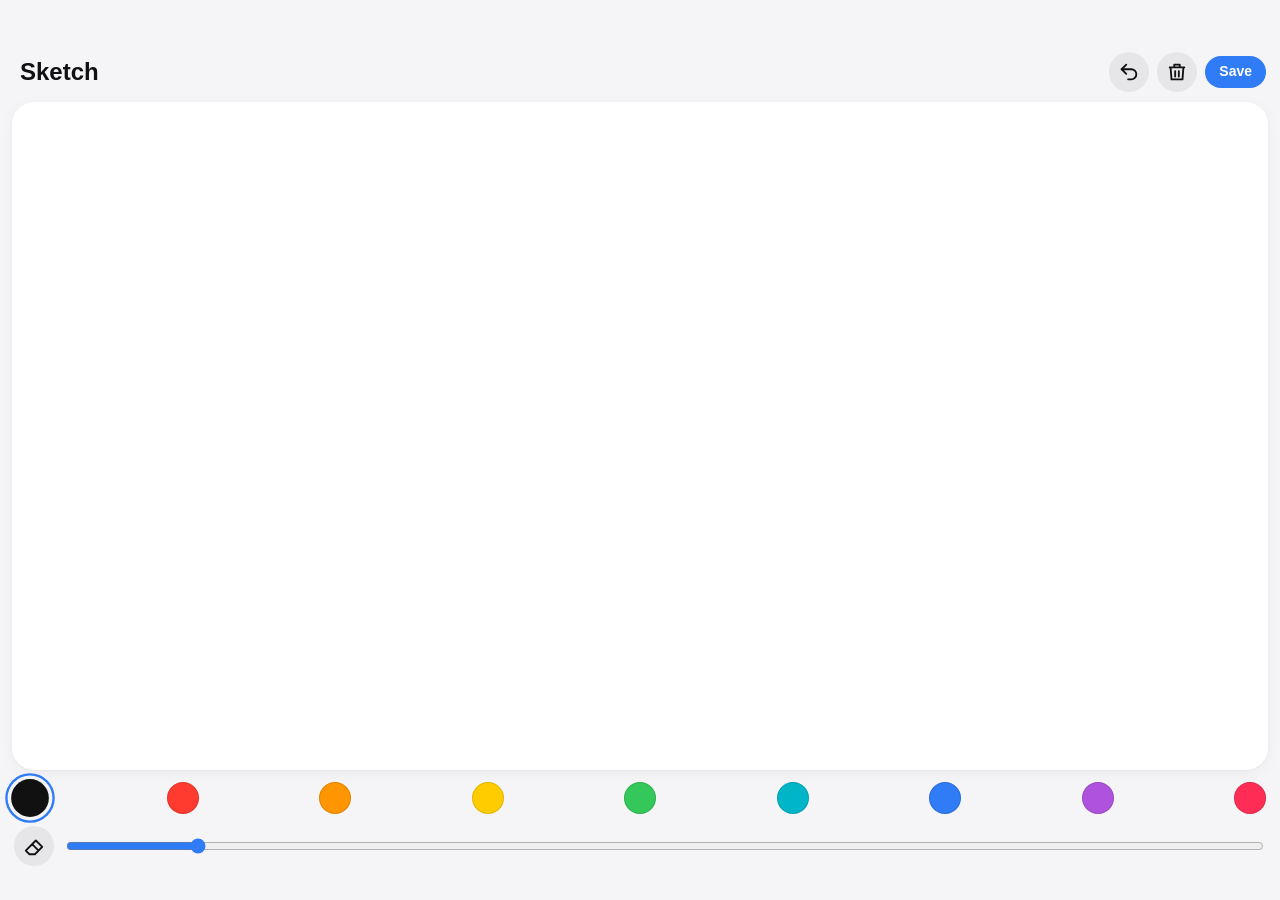
<file: apps/sketch/index.html>
<!doctype html>
<html lang="en">
<head>
<meta charset="utf-8">
<meta name="viewport" content="width=device-width, initial-scale=1, viewport-fit=cover">
<title>Sketch</title>
<link rel="stylesheet" href="../../sdk/allo.css">
<script src="../../sdk/allo.js"></script>
<style>
  body { overflow: hidden; }
  .app { height: 100%; }
  .top { display: flex; align-items: center; gap: 8px; padding: 4px 14px 10px; }
  .top h1 { margin: 0 auto 0 6px; font-size: 24px; font-weight: 700; }
  .paper { flex: 1; margin: 0 12px; border-radius: 22px; background: #fff; box-shadow: var(--shadow), inset 0 0 0 1px var(--hair); overflow: hidden; position: relative; touch-action: none; }
  canvas { position: absolute; inset: 0; width: 100%; height: 100%; cursor: crosshair; }
  .tools { padding: 12px 14px calc(var(--sab) + 12px); display: flex; flex-direction: column; gap: 12px; }
  .colors { display: flex; justify-content: space-between; }
  .colors button { width: 32px; height: 32px; border-radius: 50%; box-shadow: inset 0 0 0 1px rgba(0,0,0,.12); transition: transform .15s; }
  .colors button.on { transform: scale(1.18); box-shadow: 0 0 0 3px var(--bg), 0 0 0 5px var(--accent); }
  .sizes { display: flex; align-items: center; gap: 10px; }
  .sizes input { flex: 1; accent-color: var(--accent); }
  .tbtn.on { background: var(--accent); color: #fff; }
  .saved { position: absolute; left: 50%; top: 14px; transform: translateX(-50%); background: rgba(0,0,0,.75); color: #fff; padding: 8px 14px; border-radius: 14px; font-size: 14px; font-weight: 600; opacity: 0; transition: opacity .2s; pointer-events: none; }
  .saved.on { opacity: 1; }
</style>
</head>
<body>
<div class="app">
  <div class="top">
    <h1>Sketch</h1>
    <button class="icon-btn" id="undo" aria-label="Undo"><svg class="i" viewBox="0 0 24 24"><path d="M9 14 4 9l5-5"/><path d="M4 9h10.5a5.5 5.5 0 0 1 0 11H11"/></svg></button>
    <button class="icon-btn" id="clear" aria-label="Clear"><svg class="i" viewBox="0 0 24 24"><path d="M4 7h16M10 11v6M14 11v6M5 7l1 13h12l1-13M9 7V4h6v3"/></svg></button>
    <button class="btn small primary" id="save">Save</button>
  </div>
  <div class="paper" id="paper"><canvas id="c"></canvas><div class="saved" id="saved">Saved to Gallery</div></div>
  <div class="tools">
    <div class="colors" id="colors"></div>
    <div class="sizes">
      <button class="icon-btn tbtn" id="eraser" aria-label="Eraser"><svg class="i" viewBox="0 0 24 24"><path d="m7 21-4-4L14 6l7 7-8 8H7zM10 10l7 7"/></svg></button>
      <input type="range" id="size" min="2" max="40" value="6" aria-label="Brush size">
    </div>
  </div>
</div>
<script>
const COLORS = ['#111111', '#ff3b30', '#ff9500', '#ffcc00', '#34c759', '#00b5c8', '#2f7cf6', '#af52de', '#ff2d55'];
const c = document.getElementById('c'), ctx = c.getContext('2d');
let color = COLORS[0], erasing = false, strokes = [], cur = null, dpr = 1;
document.getElementById('colors').innerHTML = COLORS.map((x, i) => `<button data-c="${x}" class="${i ? '' : 'on'}" style="background:${x}" aria-label="${x}"></button>`).join('');

function resize() {
  const r = c.getBoundingClientRect();
  dpr = window.devicePixelRatio || 1;
  c.width = r.width * dpr; c.height = r.height * dpr;
  redraw();
}
function drawStroke(s) {
  ctx.save();
  ctx.scale(dpr, dpr);
  ctx.lineCap = ctx.lineJoin = 'round';
  ctx.strokeStyle = s.erase ? '#fff' : s.color;
  ctx.lineWidth = s.size;
  ctx.beginPath();
  const p = s.pts;
  ctx.moveTo(p[0][0], p[0][1]);
  if (p.length === 1) ctx.lineTo(p[0][0] + .1, p[0][1]);
  for (let i = 1; i < p.length - 1; i++) { const mx = (p[i][0] + p[i + 1][0]) / 2, my = (p[i][1] + p[i + 1][1]) / 2; ctx.quadraticCurveTo(p[i][0], p[i][1], mx, my); }
  if (p.length > 1) ctx.lineTo(p[p.length - 1][0], p[p.length - 1][1]);
  ctx.stroke();
  ctx.restore();
}
function redraw() { ctx.fillStyle = '#fff'; ctx.fillRect(0, 0, c.width, c.height); strokes.forEach(drawStroke); if (cur) drawStroke(cur); }
const pos = e => { const r = c.getBoundingClientRect(); return [e.clientX - r.left, e.clientY - r.top]; };
c.addEventListener('pointerdown', e => { c.setPointerCapture(e.pointerId); cur = { color, erase: erasing, size: +document.getElementById('size').value * (erasing ? 2 : 1), pts: [pos(e)] }; redraw(); });
c.addEventListener('pointermove', e => { if (!cur) return; for (const ev of e.getCoalescedEvents?.() || [e]) cur.pts.push(pos(ev)); redraw(); });
const end = () => { if (cur) { strokes.push(cur); cur = null; } };
c.addEventListener('pointerup', end); c.addEventListener('pointercancel', end);
document.getElementById('colors').onclick = e => { const b = e.target.closest('[data-c]'); if (!b) return; color = b.dataset.c; erasing = false; document.getElementById('eraser').classList.remove('on'); document.querySelectorAll('[data-c]').forEach(x => x.classList.toggle('on', x === b)); };
document.getElementById('eraser').onclick = e => { erasing = !erasing; e.currentTarget.classList.toggle('on', erasing); };
document.getElementById('undo').onclick = () => { strokes.pop(); redraw(); };
document.getElementById('clear').onclick = () => { strokes = []; redraw(); };
document.getElementById('save').onclick = async () => {
  if (!strokes.length) return;
  const blob = await new Promise(r => c.toBlob(r, 'image/png'));
  await allo.photos.add(blob, 'sketch');
  const s = document.getElementById('saved'); s.classList.add('on'); setTimeout(() => s.classList.remove('on'), 1400);
};
new ResizeObserver(resize).observe(c);
</script>
</body>
</html>
</file>
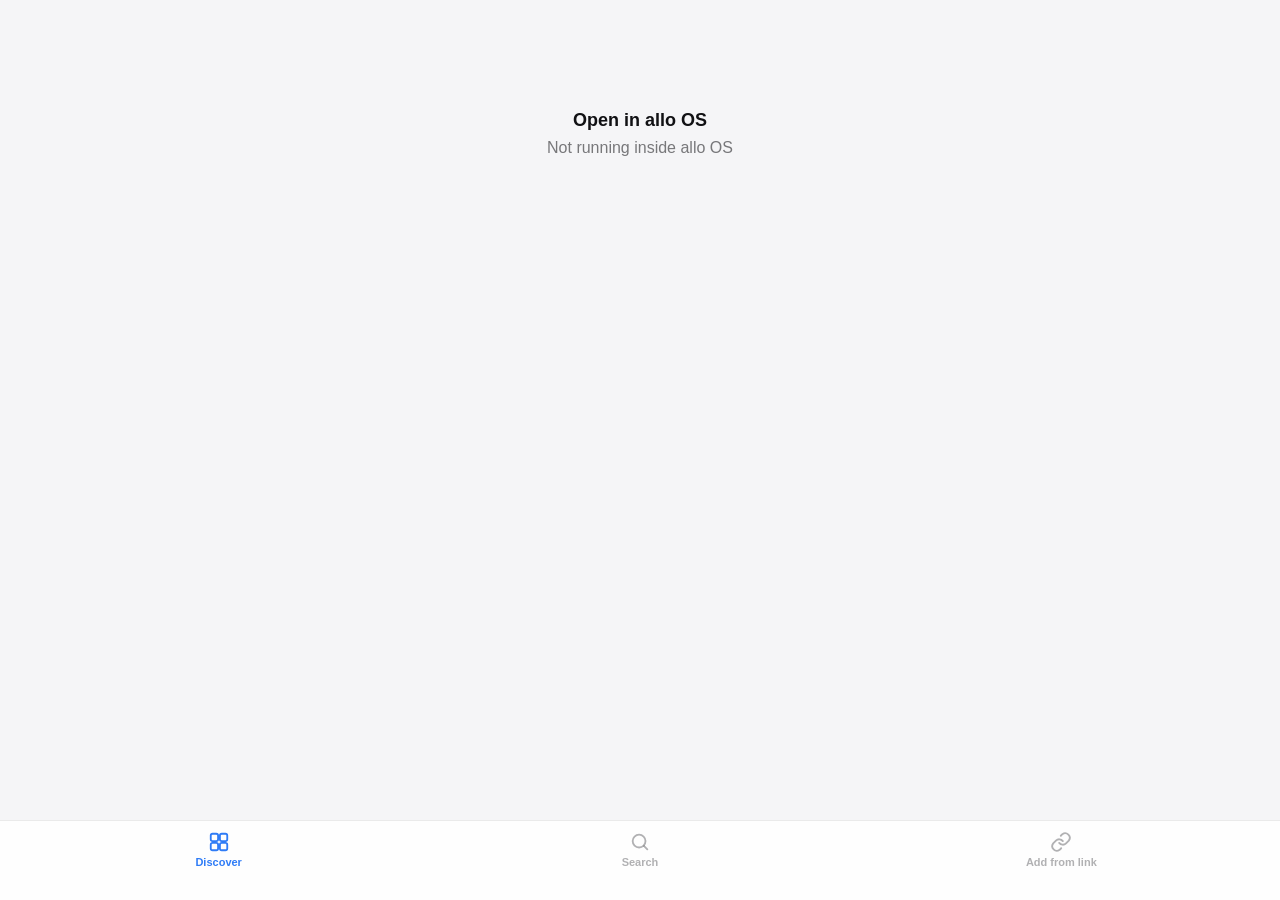
<file: apps/store/index.html>
<!doctype html>
<html lang="en">
<head>
<meta charset="utf-8">
<meta name="viewport" content="width=device-width, initial-scale=1, viewport-fit=cover">
<title>App Store</title>
<link rel="stylesheet" href="../../sdk/allo.css">
<script src="../../sdk/allo.js"></script>
<style>
  body { overflow: hidden; }
  .app { height: 100%; }
  .feature { margin: 0 16px 8px; border-radius: 26px; padding: 22px; color: #fff; position: relative; overflow: hidden; min-height: 210px;
    display: flex; flex-direction: column; justify-content: flex-end; cursor: pointer; }
  .feature .kicker { font-size: 12px; font-weight: 700; letter-spacing: .06em; text-transform: uppercase; opacity: .85; }
  .feature h2 { margin: 4px 0 4px; font-size: 26px; line-height: 1.15; letter-spacing: -.01em; }
  .feature p { margin: 0; font-size: 14.5px; opacity: .9; max-width: 260px; }
  .feature img { position: absolute; right: -18px; top: -18px; width: 150px; height: 150px; border-radius: 27%; transform: rotate(12deg); opacity: .95; box-shadow: 0 20px 40px rgba(0,0,0,.25); }
  .chips { display: flex; gap: 8px; overflow-x: auto; padding: 4px 16px 6px; scrollbar-width: none; }
  .chips::-webkit-scrollbar { display: none; }
  .chips button { flex: none; height: 34px; padding: 0 14px; border-radius: 17px; background: var(--fill); font-size: 14px; font-weight: 600; color: var(--fg2); }
  .chips button.on { background: var(--fg); color: var(--bg); }
  .app-row { display: flex; align-items: center; gap: 14px; padding: 12px 16px; position: relative; cursor: pointer; }
  .app-row + .app-row::before { content: ""; position: absolute; top: 0; left: 90px; right: 16px; height: 1px; background: var(--hair); }
  .app-row img { width: 62px; height: 62px; border-radius: 27%; flex: none; box-shadow: 0 2px 8px rgba(0,0,0,.08); }
  .app-row .t { font-weight: 600; font-size: 16.5px; }
  .app-row .s { font-size: 13.5px; color: var(--fg2); display: -webkit-box; -webkit-line-clamp: 2; -webkit-box-orient: vertical; overflow: hidden; }
  .get { min-width: 76px; height: 32px; border-radius: 16px; font-weight: 700; font-size: 14px; background: var(--fill); color: var(--accent); flex: none; position: relative; }
  .get.open { background: var(--fill); color: var(--fg); }
  .get.busy { background: none; min-width: 76px; }
  .get.busy::after { content: ""; position: absolute; left: 50%; top: 50%; width: 26px; height: 26px; margin: -13px; border-radius: 50%;
    background: conic-gradient(var(--accent) calc(var(--p, 0) * 1%), var(--fill2) 0); -webkit-mask: radial-gradient(circle, transparent 9px, #000 9.5px); mask: radial-gradient(circle, transparent 9px, #000 9.5px); }
  .get.busy span { visibility: hidden; }
  .card { background: var(--card); border-radius: 22px; margin: 0 16px; box-shadow: var(--shadow); overflow: hidden; }
  .detail-head { display: flex; gap: 16px; align-items: center; }
  .detail-head img { width: 96px; height: 96px; border-radius: 27%; box-shadow: 0 6px 20px rgba(0,0,0,.12); }
  .detail-head h2 { margin: 0 0 2px; font-size: 22px; }
  .facts { display: grid; grid-template-columns: repeat(3, 1fr); text-align: center; margin: 20px 0; padding: 12px 0; border-top: 1px solid var(--hair); border-bottom: 1px solid var(--hair); }
  .facts b { display: block; font-size: 16px; }
  .facts span { font-size: 12px; color: var(--fg2); }
  .facts div + div { border-left: 1px solid var(--hair); }
  .msg { font-size: 14px; margin-top: 10px; min-height: 20px; }
  .msg.err { color: var(--danger); }
  .msg.ok { color: var(--ok); }
</style>
</head>
<body>
<div class="app">
  <div class="scroll" id="main"></div>
  <nav class="tabbar">
    <button data-tab="discover" class="on"><svg class="i" viewBox="0 0 24 24"><rect x="3" y="3" width="8" height="8" rx="2"/><rect x="13" y="3" width="8" height="8" rx="2"/><rect x="3" y="13" width="8" height="8" rx="2"/><rect x="13" y="13" width="8" height="8" rx="2"/></svg>Discover</button>
    <button data-tab="search"><svg class="i" viewBox="0 0 24 24"><circle cx="11" cy="11" r="7"/><path d="m20 20-3.5-3.5"/></svg>Search</button>
    <button data-tab="add"><svg class="i" viewBox="0 0 24 24"><path d="M10 13a5 5 0 0 0 7.5.5l3-3a5 5 0 0 0-7-7l-1.7 1.7"/><path d="M14 11a5 5 0 0 0-7.5-.5l-3 3a5 5 0 0 0 7 7l1.7-1.7"/></svg>Add from link</button>
  </nav>
</div>
<script>
const $ = s => document.querySelector(s);
const esc = s => String(s ?? '').replace(/[&<>"']/g, c => ({ '&': '&amp;', '<': '&lt;', '>': '&gt;', '"': '&quot;', "'": '&#39;' }[c]));
let S = null, tab = 'discover', cat = 'All', query = '';
const progress = {};

function allApps() {
  const byId = new Map(S.catalog.map(a => [a.id, a]));
  for (const a of S.installed) if (!byId.has(a.id)) byId.set(a.id, a);
  return [...byId.values()].filter(a => !a.system && !a.native);
}
const isInst = id => S.installed.some(a => a.id === id);

function button(a) {
  const p = progress[a.id] ?? S.installing[a.id];
  if (p != null && !isInst(a.id)) return `<button class="get busy" data-id="${esc(a.id)}" style="--p:${p}"><span>GET</span></button>`;
  if (isInst(a.id)) return `<button class="get open" data-open="${esc(a.id)}">OPEN</button>`;
  return `<button class="get" data-get="${esc(a.id)}">GET</button>`;
}
function row(a) {
  return `<div class="app-row" data-detail="${esc(a.id)}"><img src="${esc(a.icon)}" alt=""><div class="grow" style="min-width:0"><div class="t">${esc(a.name)}</div><div class="s">${esc(a.description)}</div></div>${button(a)}</div>`;
}

const tabs = {
  discover() {
    const apps = allApps();
    const notInstalled = apps.filter(a => !isInst(a.id) && !a.external);
    const feat = notInstalled[0] || apps.find(a => !a.external) || apps[0];
    const cats = ['All', ...new Set(apps.map(a => a.category))];
    const shown = apps.filter(a => cat === 'All' || a.category === cat);
    return `<div class="titlebar"><h1>Discover</h1></div>
      ${S.native ? `<div class="card" style="margin-bottom:14px"><div class="app-row" data-play=""><img src="play.svg" alt=""><div class="grow"><div class="t">Android apps</div><div class="s">Get WhatsApp, YouTube, games and more from Google Play. They appear on your home screen.</div></div><button class="get" data-play="">OPEN</button></div></div>
      <div class="section-title" style="margin-top:4px">allo apps</div>` : ''}
      ${feat ? `<div class="feature" data-detail="${esc(feat.id)}" style="background:linear-gradient(140deg, var(--accent), color-mix(in srgb, var(--accent) 50%, #000))">
        <img src="${esc(feat.icon)}" alt="">
        <div class="kicker">${isInst(feat.id) ? 'On your phone' : 'Featured app'}</div><h2>${esc(feat.name)}</h2><p>${esc(feat.description)}</p></div>` : ''}
      <div class="section-title">Apps</div>
      <div class="chips">${cats.map(c => `<button data-cat="${esc(c)}" class="${c === cat ? 'on' : ''}">${esc(c)}</button>`).join('')}</div>
      <div class="card" style="margin-top:10px">${shown.map(row).join('') || '<div class="empty">Nothing here yet</div>'}</div>`;
  },
  search() {
    const q = query.trim().toLowerCase();
    const res = allApps().filter(a => !q || (a.name + ' ' + a.description + ' ' + a.category).toLowerCase().includes(q));
    return `<div class="titlebar"><h1>Search</h1></div>
      <div class="pad"><input class="field" id="q" type="search" placeholder="Apps, categories…" value="${esc(query)}" autocomplete="off"></div>
      <div class="card" style="margin-top:14px" id="results">${res.map(row).join('') || '<div class="empty"><b>No results</b>Try another word.</div>'}</div>
      ${S.native && q ? `<div class="pad" style="margin-top:14px"><button class="btn block" data-play="${esc(query.trim())}">Search Google Play for “${esc(query.trim())}”</button></div>` : ''}`;
  },
  add() {
    return `<div class="titlebar"><h1>Add from link</h1></div>
      <div class="card" style="padding:18px">
        <div style="font-weight:600;margin-bottom:4px">Install any app</div>
        <div class="muted" style="font-size:14px;margin-bottom:14px">Paste a link to an allo app manifest (a <code>.json</code> file), or any website to add it to your home screen as a web app.</div>
        <input class="field" id="url" type="url" inputmode="url" placeholder="https://example.com/app.json" autocomplete="off" autocapitalize="off" spellcheck="false">
        <button class="btn primary block" id="add-btn" style="margin-top:12px">Install</button>
        <div class="msg" id="msg"></div>
      </div>
      <div class="section-title">For developers</div>
      <div class="card" style="padding:16px;font-size:14px;line-height:1.5">
        <div class="muted">An allo app is a web page plus a small manifest:</div>
        <pre style="background:var(--fill);padding:12px;border-radius:12px;overflow-x:auto;font-size:12.5px;margin:10px 0 6px;user-select:text">{
  "name": "My App",
  "entry": "index.html",
  "icon": "icon.svg",
  "description": "What it does",
  "files": ["app.js", "style.css"]
}</pre>
        <div class="muted">Include <code>sdk/allo.js</code> to match the system theme and send notifications. Listed files are downloaded so the app works offline.</div>
      </div>`;
  }
};

function render() {
  if (!S) return;
  const main = $('#main');
  const st = main.scrollTop;
  const focus = document.activeElement?.id;
  const sel = document.activeElement?.selectionStart;
  const urlVal = $('#url')?.value;
  main.innerHTML = tabs[tab]();
  main.scrollTop = st;
  if (urlVal) $('#url').value = urlVal;
  if (focus && $('#' + focus)) { const f = $('#' + focus); f.focus(); try { f.setSelectionRange(sel, sel); } catch {} }
  document.querySelectorAll('.tabbar button').forEach(b => b.classList.toggle('on', b.dataset.tab === tab));
}

function detail(id) {
  const a = allApps().find(x => x.id === id);
  if (!a) return;
  const sh = allo.sheet(`<div class="detail-head"><img src="${esc(a.icon)}" alt=""><div class="grow"><h2>${esc(a.name)}</h2><div class="muted" style="font-size:14px">${esc(a.developer || 'allo')}</div><div style="margin-top:10px" class="btn-slot">${button(a)}</div></div></div>
    <div class="facts"><div><b>${esc(a.category || '—')}</b><span>Category</span></div><div><b>${esc(a.version || '1.0')}</b><span>Version</span></div><div><b>Free</b><span>Price</span></div></div>
    <div style="font-size:15.5px;line-height:1.5">${esc(a.description)}</div>
    <div class="muted" style="font-size:13px;margin-top:14px">Works offline after install · No account needed</div>`, { onClose: () => { openSheet = null; } });
  openSheet = { el: sh, id };
}
let openSheet = null;
function refreshSheet() {
  if (!openSheet) return;
  const a = allApps().find(x => x.id === openSheet.id);
  const slot = openSheet.el.querySelector('.btn-slot');
  if (a && slot) slot.innerHTML = button(a);
}

async function get(id) {
  progress[id] = 0;
  render(); refreshSheet();
  try { await allo.call('install', id); }
  catch (e) { allo.notify('Install failed', e.message); }
  delete progress[id];
}

document.addEventListener('click', async e => {
  const t = e.target.closest('[data-tab],[data-get],[data-open],[data-detail],[data-cat],[data-play],#add-btn');
  if (!t) return;
  const d = t.dataset;
  if (d.tab) { tab = d.tab; $('#main').scrollTop = 0; render(); if (tab === 'search') setTimeout(() => $('#q')?.focus(), 50); }
  else if (d.get) { e.stopPropagation(); get(d.get); }
  else if (d.open) { e.stopPropagation(); allo.open(d.open); }
  else if (d.cat) { cat = d.cat; render(); }
  else if (d.play !== undefined) allo.call('openPlay', d.play);
  else if (d.detail) detail(d.detail);
  else if (t.id === 'add-btn') addFromUrl();
});
document.addEventListener('input', e => { if (e.target.id === 'q') { query = e.target.value; render(); } });
document.addEventListener('keydown', e => { if (e.target.id === 'url' && e.key === 'Enter') addFromUrl(); });

async function addFromUrl() {
  const url = $('#url').value.trim();
  const msg = $('#msg'), btn = $('#add-btn');
  if (!url) { msg.className = 'msg err'; msg.textContent = 'Enter a link first.'; return; }
  btn.disabled = true; btn.textContent = 'Installing…'; msg.textContent = '';
  try {
    const r = await allo.call('installFromUrl', url);
    msg.className = 'msg ok'; msg.textContent = `${r.name} was added to your home screen.`;
    $('#url').value = '';
  } catch (err) { msg.className = 'msg err'; msg.textContent = err.message; }
  btn.disabled = false; btn.textContent = 'Install';
}

allo.on('state', s => { S = s; render(); refreshSheet(); });
allo.on('install', ({ id, progress: p, done }) => {
  if (done) delete progress[id]; else progress[id] = p;
  document.querySelectorAll(`.get[data-id="${CSS.escape(id)}"]`).forEach(b => b.style.setProperty('--p', p));
});
allo.call('getState').then(s => { S = s; render(); }).catch(err => {
  $('#main').innerHTML = `<div class="empty"><b>Open in allo OS</b>${esc(err.message)}</div>`;
});
</script>
</body>
</html>
</file>
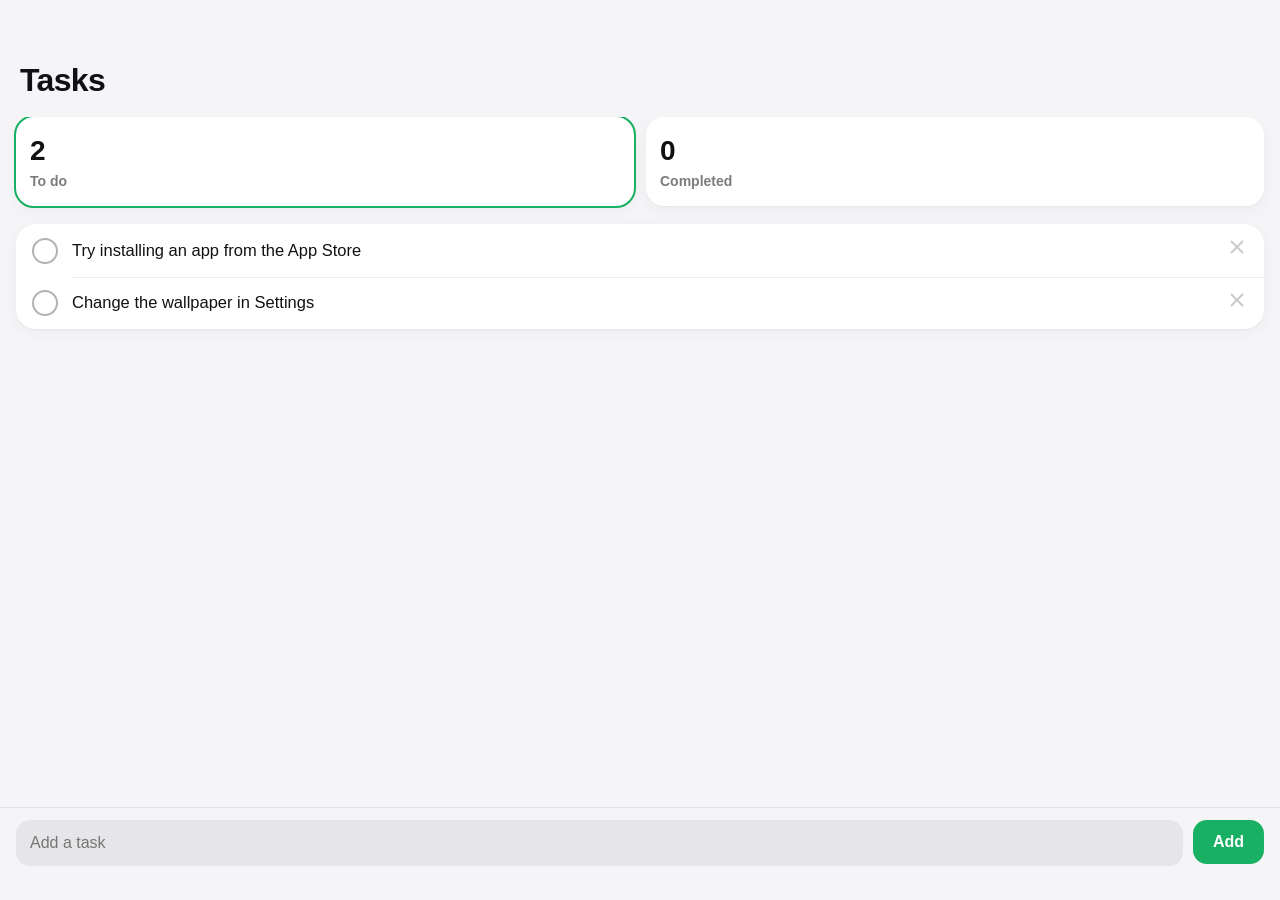
<file: apps/tasks/index.html>
<!doctype html>
<html lang="en">
<head>
<meta charset="utf-8">
<meta name="viewport" content="width=device-width, initial-scale=1, viewport-fit=cover">
<title>Tasks</title>
<link rel="stylesheet" href="../../sdk/allo.css">
<script src="../../sdk/allo.js"></script>
<style>
  :root { --t: #18b062; }
  body { overflow: hidden; }
  .app { height: 100%; }
  .summary { display: grid; grid-template-columns: 1fr 1fr; gap: 12px; padding: 0 16px 6px; }
  .sum { background: var(--card); border-radius: 18px; padding: 14px; box-shadow: var(--shadow); text-align: left; }
  .sum b { font-size: 28px; font-weight: 700; display: block; }
  .sum span { font-size: 14px; color: var(--fg2); font-weight: 600; }
  .sum.on { outline: 2px solid var(--t); }
  .task { display: flex; align-items: center; gap: 14px; padding: 12px 16px; position: relative; }
  .task + .task::before { content: ""; position: absolute; top: 0; left: 56px; right: 0; height: 1px; background: var(--hair); }
  .chk { width: 26px; height: 26px; border-radius: 50%; border: 2px solid var(--fg3); display: grid; place-items: center; flex: none; transition: all .2s; }
  .chk svg { width: 15px; height: 15px; stroke-width: 3; color: #fff; opacity: 0; }
  .task.done .chk { background: var(--t); border-color: var(--t); }
  .task.done .chk svg { opacity: 1; }
  .task.done .tt { color: var(--fg3); text-decoration: line-through; }
  .tt { flex: 1; font-size: 16.5px; word-break: break-word; }
  .del { color: var(--fg3); opacity: .7; }
  .newrow { display: flex; gap: 10px; padding: 12px 16px calc(var(--sab) + 12px); background: var(--bg); border-top: 1px solid var(--hair); }
  .newrow .btn { background: var(--t); color: #fff; }
  .clear { color: var(--t); font-weight: 600; font-size: 14px; padding: 8px 20px; }
</style>
</head>
<body>
<div class="app">
  <div class="titlebar"><h1>Tasks</h1></div>
  <div class="scroll" id="list" style="padding-bottom:16px"></div>
  <form class="newrow" id="form"><input class="field" id="new" placeholder="Add a task" autocomplete="off"><button class="btn" type="submit">Add</button></form>
</div>
<script>
const $ = s => document.querySelector(s);
const esc = s => String(s ?? '').replace(/[&<>"']/g, c => ({ '&': '&amp;', '<': '&lt;', '>': '&gt;', '"': '&quot;', "'": '&#39;' }[c]));
let tasks = allo.store.get('tasks', [{ id: 'a', text: 'Try installing an app from the App Store', done: false }, { id: 'b', text: 'Change the wallpaper in Settings', done: false }]);
let filter = 'open';
const save = () => allo.store.set('tasks', tasks);
function render() {
  const open = tasks.filter(t => !t.done), done = tasks.filter(t => t.done);
  const shown = filter === 'open' ? open : done;
  $('#list').innerHTML = `<div class="summary">
      <button class="sum ${filter === 'open' ? 'on' : ''}" data-f="open"><b>${open.length}</b><span>To do</span></button>
      <button class="sum ${filter === 'done' ? 'on' : ''}" data-f="done"><b>${done.length}</b><span>Completed</span></button></div>
    <div class="group" style="margin-top:12px">${shown.map(t => `<div class="task ${t.done ? 'done' : ''}" data-id="${t.id}"><button class="chk" aria-label="Toggle"><svg class="i" viewBox="0 0 24 24"><path d="m5 12 5 5 9-10"/></svg></button><div class="tt">${esc(t.text)}</div><button class="del" aria-label="Delete"><svg class="i" viewBox="0 0 24 24"><path d="M6 6l12 12M18 6 6 18"/></svg></button></div>`).join('')
      || `<div class="empty" style="padding:40px 20px">${filter === 'open' ? '<b>All done</b>Nothing left to do.' : 'No completed tasks yet.'}</div>`}</div>
    ${filter === 'done' && done.length ? '<button class="clear" id="clear">Clear completed</button>' : ''}`;
}
$('#list').addEventListener('click', e => {
  const f = e.target.closest('[data-f]');
  if (f) { filter = f.dataset.f; render(); return; }
  if (e.target.closest('#clear')) { tasks = tasks.filter(t => !t.done); save(); render(); return; }
  const row = e.target.closest('.task');
  if (!row) return;
  const t = tasks.find(x => x.id === row.dataset.id);
  if (e.target.closest('.del')) tasks = tasks.filter(x => x !== t);
  else if (e.target.closest('.chk')) { t.done = !t.done; allo.haptic(8); if (t.done) { row.classList.add('done'); save(); setTimeout(render, 350); return; } }
  save(); render();
});
$('#form').onsubmit = e => {
  e.preventDefault();
  const v = $('#new').value.trim();
  if (!v) return;
  tasks.unshift({ id: Date.now().toString(36), text: v, done: false });
  $('#new').value = ''; filter = 'open'; save(); render();
};
render();
</script>
</body>
</html>
</file>
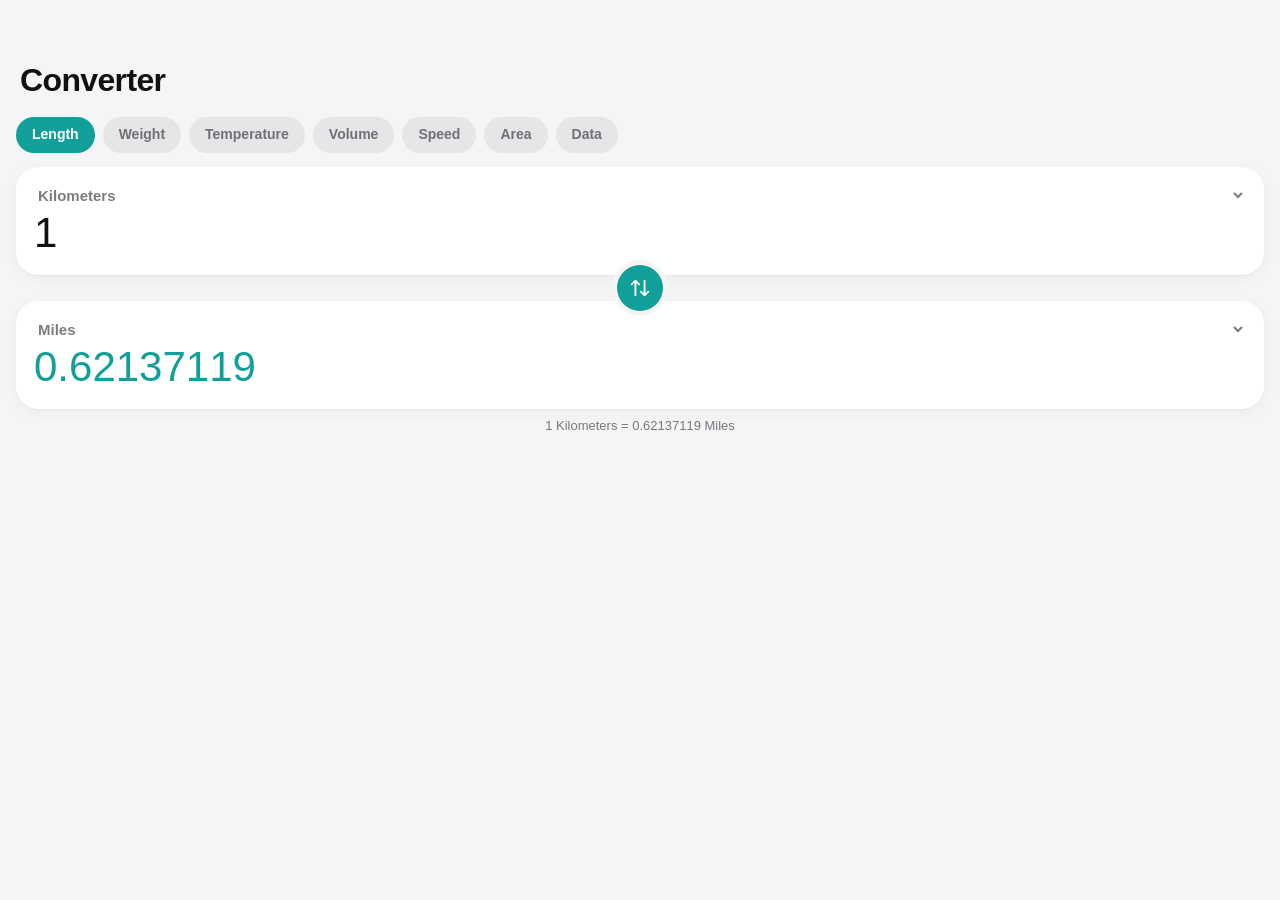
<file: apps/units/index.html>
<!doctype html>
<html lang="en">
<head>
<meta charset="utf-8">
<meta name="viewport" content="width=device-width, initial-scale=1, viewport-fit=cover">
<title>Converter</title>
<link rel="stylesheet" href="../../sdk/allo.css">
<script src="../../sdk/allo.js"></script>
<style>
  :root { --u: #109f99; }
  .cats { display: flex; gap: 8px; overflow-x: auto; padding: 0 16px 14px; scrollbar-width: none; }
  .cats::-webkit-scrollbar { display: none; }
  .cats button { flex: none; height: 36px; padding: 0 16px; border-radius: 18px; background: var(--fill); font-weight: 600; font-size: 14px; color: var(--fg2); }
  .cats button.on { background: var(--u); color: #fff; }
  .box { background: var(--card); border-radius: 22px; margin: 0 16px; padding: 18px; box-shadow: var(--shadow); }
  .box select { width: 100%; border: 0; background: none; color: var(--fg2); font: 600 15px var(--font); outline: none; padding: 0; margin-bottom: 4px; }
  .box input { width: 100%; border: 0; background: none; color: var(--fg); font: 300 42px var(--font); outline: none; padding: 0; font-variant-numeric: tabular-nums; }
  .box output { display: block; font: 300 42px var(--font); color: var(--u); overflow-wrap: anywhere; font-variant-numeric: tabular-nums; }
  .swap { display: flex; justify-content: center; margin: -10px 0; position: relative; z-index: 2; }
  .swap button { width: 46px; height: 46px; border-radius: 50%; background: var(--u); color: #fff; display: grid; place-items: center; box-shadow: 0 0 0 5px var(--bg); }
</style>
</head>
<body>
<div class="app">
  <div class="titlebar"><h1>Converter</h1></div>
  <div class="cats" id="cats"></div>
  <div class="box"><select id="from"></select><input id="val" inputmode="decimal" value="1"></div>
  <div class="swap"><button id="swap" aria-label="Swap units"><svg class="i" viewBox="0 0 24 24"><path d="M7 4v16M3 8l4-4 4 4M17 20V4M13 16l4 4 4-4"/></svg></button></div>
  <div class="box"><select id="to"></select><output id="out"></output></div>
  <p class="foot" id="formula" style="text-align:center"></p>
</div>
<script>
const $ = s => document.querySelector(s);
const U = {
  Length: { m: ['Meters', 1], km: ['Kilometers', 1000], cm: ['Centimeters', .01], mm: ['Millimeters', .001], mi: ['Miles', 1609.344], yd: ['Yards', .9144], ft: ['Feet', .3048], in: ['Inches', .0254] },
  Weight: { kg: ['Kilograms', 1], g: ['Grams', .001], mg: ['Milligrams', 1e-6], t: ['Tonnes', 1000], lb: ['Pounds', .45359237], oz: ['Ounces', .028349523] },
  Temperature: { C: ['Celsius'], F: ['Fahrenheit'], K: ['Kelvin'] },
  Volume: { l: ['Liters', 1], ml: ['Milliliters', .001], gal: ['US gallons', 3.785411784], qt: ['US quarts', .946352946], cup: ['US cups', .2365882365], floz: ['US fl oz', .0295735296] },
  Speed: { kmh: ['km/h', 1 / 3.6], ms: ['m/s', 1], mph: ['mph', .44704], kn: ['Knots', .514444] },
  Area: { m2: ['Square meters', 1], km2: ['Square km', 1e6], ha: ['Hectares', 1e4], acre: ['Acres', 4046.8564224], ft2: ['Square feet', .09290304] },
  Data: { B: ['Bytes', 1], KB: ['Kilobytes', 1e3], MB: ['Megabytes', 1e6], GB: ['Gigabytes', 1e9], TB: ['Terabytes', 1e12] }
};
const DEF = { Length: ['km', 'mi'], Weight: ['kg', 'lb'], Temperature: ['C', 'F'], Volume: ['l', 'gal'], Speed: ['kmh', 'mph'], Area: ['m2', 'ft2'], Data: ['GB', 'MB'] };
let s = allo.store.get('s', { cat: 'Length', from: 'km', to: 'mi' });
const toC = (v, u) => u === 'C' ? v : u === 'F' ? (v - 32) * 5 / 9 : v - 273.15;
const fromC = (v, u) => u === 'C' ? v : u === 'F' ? v * 9 / 5 + 32 : v + 273.15;
function conv(v) { return s.cat === 'Temperature' ? fromC(toC(v, s.from), s.to) : v * U[s.cat][s.from][1] / U[s.cat][s.to][1]; }
const nice = n => !isFinite(n) ? '—' : Math.abs(n) >= 1e9 || (Math.abs(n) < 1e-6 && n) ? n.toExponential(4) : parseFloat(n.toPrecision(8)).toLocaleString('en-US', { maximumFractionDigits: 8 });
function render() {
  $('#cats').innerHTML = Object.keys(U).map(c => `<button data-c="${c}" class="${c === s.cat ? 'on' : ''}">${c}</button>`).join('');
  const opts = Object.entries(U[s.cat]).map(([k, [n]]) => `<option value="${k}">${n}</option>`).join('');
  $('#from').innerHTML = opts; $('#to').innerHTML = opts;
  $('#from').value = s.from; $('#to').value = s.to;
  calc();
}
function calc() {
  const v = parseFloat($('#val').value.replace(',', '.'));
  $('#out').textContent = isNaN(v) ? '0' : nice(conv(v));
  $('#formula').textContent = `1 ${U[s.cat][s.from][0]} = ${nice(conv(1))} ${U[s.cat][s.to][0]}`;
  allo.store.set('s', s);
}
$('#cats').onclick = e => { const b = e.target.closest('[data-c]'); if (!b) return; s.cat = b.dataset.c; [s.from, s.to] = DEF[s.cat]; render(); };
$('#from').onchange = e => { s.from = e.target.value; calc(); };
$('#to').onchange = e => { s.to = e.target.value; calc(); };
$('#val').oninput = calc;
$('#swap').onclick = () => { [s.from, s.to] = [s.to, s.from]; render(); };
render();
</script>
</body>
</html>
</file>
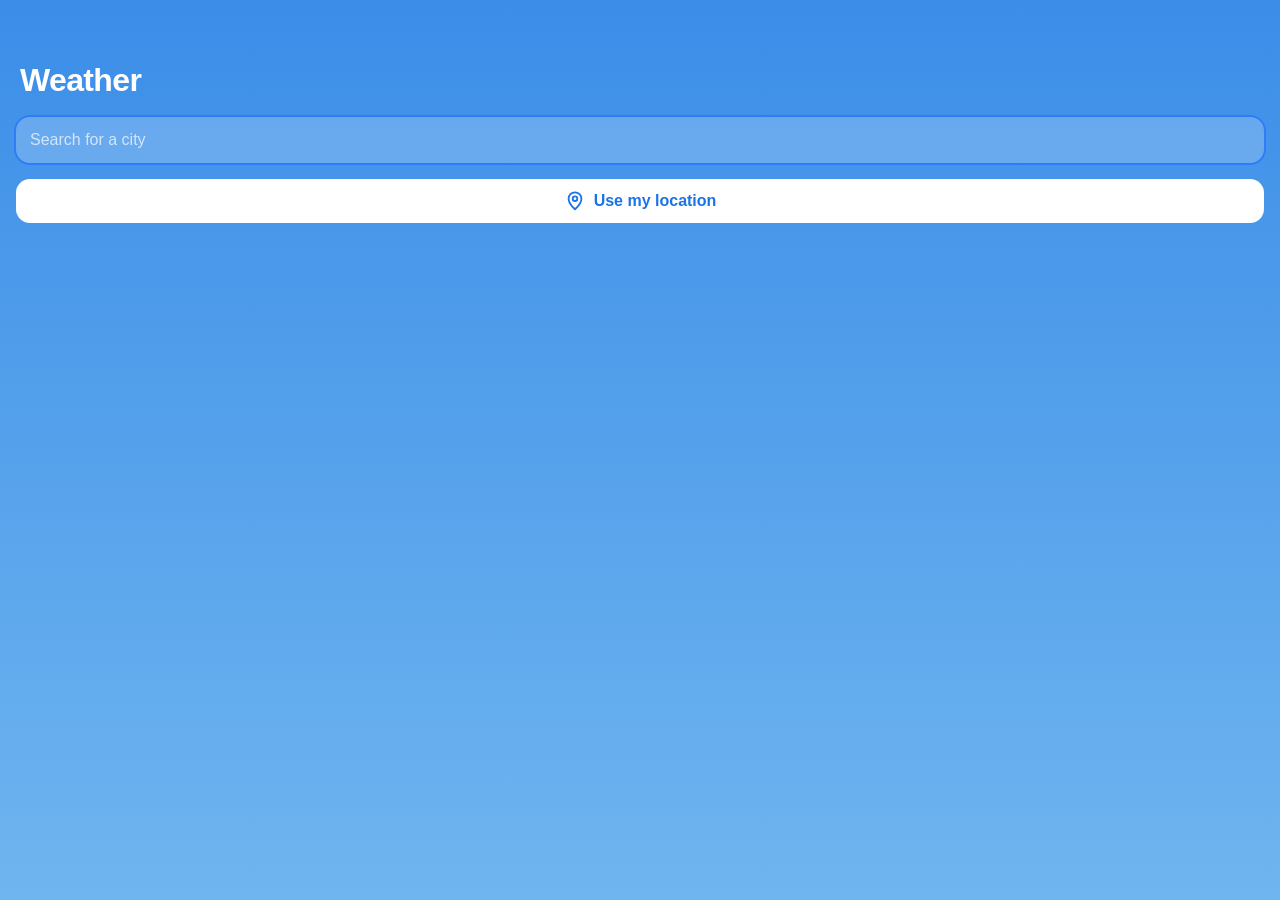
<file: apps/weather/index.html>
<!doctype html>
<html lang="en">
<head>
<meta charset="utf-8">
<meta name="viewport" content="width=device-width, initial-scale=1, viewport-fit=cover">
<title>Weather</title>
<link rel="stylesheet" href="../../sdk/allo.css">
<script src="../../sdk/allo.js"></script>
<style>
  html, body { background: #3d8fe6; color: #fff; overflow: hidden; }
  body { transition: background .6s; }
  .wx { position: absolute; inset: 0; overflow-y: auto; padding: var(--sat) 0 calc(var(--sab) + 30px); }
  .top { display: flex; justify-content: flex-end; gap: 8px; padding: 6px 14px 0; }
  .top button { width: 40px; height: 40px; border-radius: 50%; background: rgba(255,255,255,.18); display: grid; place-items: center; color: #fff; }
  .now { text-align: center; padding: 18px 0 26px; }
  .now .city { font-size: 30px; font-weight: 500; }
  .now .temp { font-size: 96px; font-weight: 200; line-height: 1.05; margin-left: 24px; }
  .now .cond { font-size: 18px; font-weight: 500; opacity: .92; }
  .now .hl { font-size: 16px; opacity: .85; margin-top: 2px; }
  .glass { margin: 0 16px 14px; border-radius: 22px; background: rgba(255,255,255,.16); backdrop-filter: blur(16px); -webkit-backdrop-filter: blur(16px); padding: 12px 0; }
  .glass h3 { margin: 0 16px 8px; font-size: 12.5px; font-weight: 600; text-transform: uppercase; letter-spacing: .05em; opacity: .75; }
  .hours { display: flex; overflow-x: auto; scrollbar-width: none; padding: 0 8px; }
  .hours::-webkit-scrollbar { display: none; }
  .hour { flex: none; width: 58px; display: flex; flex-direction: column; align-items: center; gap: 6px; font-size: 14px; }
  .hour .e { font-size: 22px; }
  .day { display: grid; grid-template-columns: 70px 30px 38px 1fr 38px; gap: 8px; align-items: center; padding: 8px 16px; font-size: 16px; }
  .day + .day { border-top: 1px solid rgba(255,255,255,.14); }
  .day .lo { opacity: .65; text-align: right; }
  .range { height: 5px; border-radius: 3px; background: rgba(255,255,255,.2); position: relative; }
  .range i { position: absolute; top: 0; bottom: 0; border-radius: 3px; background: linear-gradient(90deg, #8fd3ff, #ffd36b, #ff9a5a); }
  .stats { display: grid; grid-template-columns: 1fr 1fr; gap: 12px; margin: 0 16px; }
  .stat { border-radius: 20px; background: rgba(255,255,255,.16); padding: 14px; }
  .stat span { font-size: 12.5px; opacity: .75; font-weight: 600; text-transform: uppercase; letter-spacing: .05em; }
  .stat b { display: block; font-size: 26px; font-weight: 400; margin-top: 6px; }
  .find { padding: 0 16px; }
  .find .field { background: rgba(255,255,255,.2); color: #fff; }
  .find .field::placeholder { color: rgba(255,255,255,.7); }
  .res button { width: 100%; text-align: left; padding: 14px 4px; border-bottom: 1px solid rgba(255,255,255,.15); color: #fff; }
  .res small { opacity: .7; }
  .center { text-align: center; padding: 70px 30px; }
  .loc { margin-top: 16px; background: #fff; color: #1a73e8; }
</style>
</head>
<body>
<div class="wx" id="wx"></div>
<script>
const $ = s => document.querySelector(s);
const esc = s => String(s ?? '').replace(/[&<>"']/g, c => ({ '&': '&amp;', '<': '&lt;', '>': '&gt;', '"': '&quot;', "'": '&#39;' }[c]));
allo.statusBar('light');
allo.on('env', () => allo.statusBar('light'));
const CODES = {
  0: ['Clear', '☀️', '🌙'], 1: ['Mostly clear', '🌤️', '🌙'], 2: ['Partly cloudy', '⛅', '☁️'], 3: ['Cloudy', '☁️', '☁️'],
  45: ['Fog', '🌫️'], 48: ['Fog', '🌫️'], 51: ['Light drizzle', '🌦️'], 53: ['Drizzle', '🌦️'], 55: ['Drizzle', '🌧️'],
  61: ['Light rain', '🌦️'], 63: ['Rain', '🌧️'], 65: ['Heavy rain', '🌧️'], 66: ['Freezing rain', '🌧️'], 67: ['Freezing rain', '🌧️'],
  71: ['Light snow', '🌨️'], 73: ['Snow', '🌨️'], 75: ['Heavy snow', '❄️'], 77: ['Snow grains', '🌨️'],
  80: ['Showers', '🌦️'], 81: ['Showers', '🌧️'], 82: ['Heavy showers', '⛈️'], 85: ['Snow showers', '🌨️'], 86: ['Snow showers', '❄️'],
  95: ['Thunderstorm', '⛈️'], 96: ['Thunderstorm', '⛈️'], 99: ['Thunderstorm', '⛈️']
};
const info = (c, day = 1) => { const x = CODES[c] || ['—', '🌡️']; return { text: x[0], emoji: !day && x[2] ? x[2] : x[1] }; };
let place = allo.store.get('place', null);
let data = allo.store.get('data', null);
let unit = allo.store.get('unit', 'C');

function bg(code, day) {
  const g = !day ? 'linear-gradient(180deg,#1b2440,#2c3a66)'
    : code <= 1 ? 'linear-gradient(180deg,#3b8de8,#7cc1f5)'
    : code <= 3 ? 'linear-gradient(180deg,#5d7fa8,#9ab4cf)'
    : code >= 95 ? 'linear-gradient(180deg,#3a3f5a,#646a85)'
    : code >= 71 && code <= 86 && ![80, 81, 82].includes(code) ? 'linear-gradient(180deg,#7d93b0,#c3d0e0)'
    : 'linear-gradient(180deg,#4a6a8c,#7f98b2)';
  document.body.style.background = g;
}

async function fetchWx() {
  if (!place) return;
  const u = `https://api.open-meteo.com/v1/forecast?latitude=${place.lat}&longitude=${place.lon}&current=temperature_2m,apparent_temperature,relative_humidity_2m,weather_code,wind_speed_10m,is_day,precipitation&hourly=temperature_2m,weather_code,is_day&daily=weather_code,temperature_2m_max,temperature_2m_min,sunrise,sunset,uv_index_max&timezone=auto&forecast_days=7${unit === 'F' ? '&temperature_unit=fahrenheit&wind_speed_unit=mph' : ''}`;
  try {
    const r = await fetch(u);
    if (!r.ok) throw new Error();
    data = await r.json(); data.unit = unit; data.at = Date.now();
    allo.store.set('data', data);
  } catch { if (!data) { $('#wx').innerHTML = `<div class="center"><b style="font-size:20px">Can’t load weather</b><p>Check your internet connection.</p><button class="btn" onclick="fetchWx()">Try again</button></div>`; return; } }
  render();
}

function render() {
  if (!place) return search();
  if (!data) { $('#wx').innerHTML = `<div class="center">Loading…</div>`; return; }
  const c = data.current, d = data.daily, h = data.hourly;
  const now = info(c.weather_code, c.is_day);
  bg(c.weather_code, c.is_day);
  const startIdx = Math.max(0, h.time.findIndex(t => new Date(t) >= new Date(Date.now() - 3600e3)));
  const hours = h.time.slice(startIdx, startIdx + 24).map((t, i) => {
    const k = startIdx + i;
    return `<div class="hour"><span>${i === 0 ? 'Now' : new Date(t).toLocaleTimeString([], { hour: 'numeric' })}</span><span class="e">${info(h.weather_code[k], h.is_day[k]).emoji}</span><b>${Math.round(h.temperature_2m[k])}°</b></div>`;
  }).join('');
  const lo = Math.min(...d.temperature_2m_min), hi = Math.max(...d.temperature_2m_max);
  const days = d.time.map((t, i) => {
    const a = (d.temperature_2m_min[i] - lo) / (hi - lo || 1) * 100, b = (d.temperature_2m_max[i] - lo) / (hi - lo || 1) * 100;
    return `<div class="day"><span>${i === 0 ? 'Today' : new Date(t + 'T12:00').toLocaleDateString([], { weekday: 'short' })}</span><span>${info(d.weather_code[i]).emoji}</span><span class="lo">${Math.round(d.temperature_2m_min[i])}°</span><div class="range"><i style="left:${a}%;right:${100 - b}%"></i></div><span style="text-align:right">${Math.round(d.temperature_2m_max[i])}°</span></div>`;
  }).join('');
  const tm = s => new Date(s).toLocaleTimeString([], { hour: 'numeric', minute: '2-digit' });
  $('#wx').innerHTML = `
    <div class="top"><button id="unit" aria-label="Units" style="font-weight:700">°${unit === 'C' ? 'F' : 'C'}</button><button id="find" aria-label="Change city"><svg class="i" viewBox="0 0 24 24"><circle cx="11" cy="11" r="7"/><path d="m20 20-3.5-3.5"/></svg></button></div>
    <div class="now"><div class="city">${esc(place.name)}</div><div class="temp">${Math.round(c.temperature_2m)}°</div><div class="cond">${now.text}</div><div class="hl">H:${Math.round(d.temperature_2m_max[0])}°  L:${Math.round(d.temperature_2m_min[0])}°</div></div>
    <div class="glass"><h3>Next 24 hours</h3><div class="hours">${hours}</div></div>
    <div class="glass"><h3>7-day forecast</h3>${days}</div>
    <div class="stats">
      <div class="stat"><span>Feels like</span><b>${Math.round(c.apparent_temperature)}°</b></div>
      <div class="stat"><span>Humidity</span><b>${c.relative_humidity_2m}%</b></div>
      <div class="stat"><span>Wind</span><b>${Math.round(c.wind_speed_10m)} ${unit === 'F' ? 'mph' : 'km/h'}</b></div>
      <div class="stat"><span>UV index</span><b>${Math.round(d.uv_index_max[0] ?? 0)}</b></div>
      <div class="stat"><span>Sunrise</span><b>${tm(d.sunrise[0])}</b></div>
      <div class="stat"><span>Sunset</span><b>${tm(d.sunset[0])}</b></div>
    </div>
    <p style="text-align:center;font-size:12px;opacity:.6;margin-top:18px">Updated ${new Date(data.at).toLocaleTimeString([], { hour: 'numeric', minute: '2-digit' })} · Open-Meteo</p>`;
  $('#find').onclick = search;
  $('#unit').onclick = () => { unit = unit === 'C' ? 'F' : 'C'; allo.store.set('unit', unit); fetchWx(); };
}

function search() {
  document.body.style.background = 'linear-gradient(180deg,#3b8de8,#6fb5ef)';
  $('#wx').innerHTML = `<div class="titlebar"><h1>Weather</h1>${place ? '<button class="btn small" id="cancel" style="background:rgba(255,255,255,.2);color:#fff">Cancel</button>' : ''}</div>
    <div class="find"><input class="field" id="q" placeholder="Search for a city" autocomplete="off">
    <button class="btn block loc" id="here"><svg class="i" viewBox="0 0 24 24"><path d="M12 21s-7-6.2-7-11.5a7 7 0 0 1 14 0C19 14.8 12 21 12 21z"/><circle cx="12" cy="9.5" r="2.5"/></svg>Use my location</button>
    <div class="res" id="res"></div></div>`;
  $('#cancel') && ($('#cancel').onclick = render);
  let t;
  $('#q').oninput = e => {
    clearTimeout(t);
    const q = e.target.value.trim();
    if (q.length < 2) { $('#res').innerHTML = ''; return; }
    t = setTimeout(async () => {
      try {
        const r = await (await fetch(`https://geocoding-api.open-meteo.com/v1/search?name=${encodeURIComponent(q)}&count=8&language=en&format=json`)).json();
        $('#res').innerHTML = (r.results || []).map(p => `<button data-p='${esc(JSON.stringify({ name: p.name, lat: p.latitude, lon: p.longitude }))}'>${esc(p.name)}<br><small>${esc([p.admin1, p.country].filter(Boolean).join(', '))}</small></button>`).join('') || '<p style="opacity:.8">No cities found.</p>';
      } catch { $('#res').innerHTML = '<p style="opacity:.8">You seem to be offline.</p>'; }
    }, 300);
  };
  $('#here').onclick = () => {
    if (!navigator.geolocation) return;
    $('#here').textContent = 'Locating…';
    navigator.geolocation.getCurrentPosition(async pos => {
      const { latitude: lat, longitude: lon } = pos.coords;
      choose({ name: 'My location', lat, lon });
    }, () => { $('#here').textContent = 'Location not available'; }, { timeout: 10000 });
  };
  $('#res').onclick = e => { const b = e.target.closest('[data-p]'); if (b) choose(JSON.parse(b.dataset.p)); };
  setTimeout(() => $('#q').focus(), 100);
}
function choose(p) { place = p; data = null; allo.store.set('place', p); render(); fetchWx(); }

allo.on('back', () => { if (place && document.getElementById('q')) { render(); return true; } });
render();
if (place && (!data || Date.now() - data.at > 10 * 60e3 || data.unit !== unit)) fetchWx();
allo.on('show', () => { if (place && data && Date.now() - data.at > 10 * 60e3) fetchWx(); });
</script>
</body>
</html>
</file>
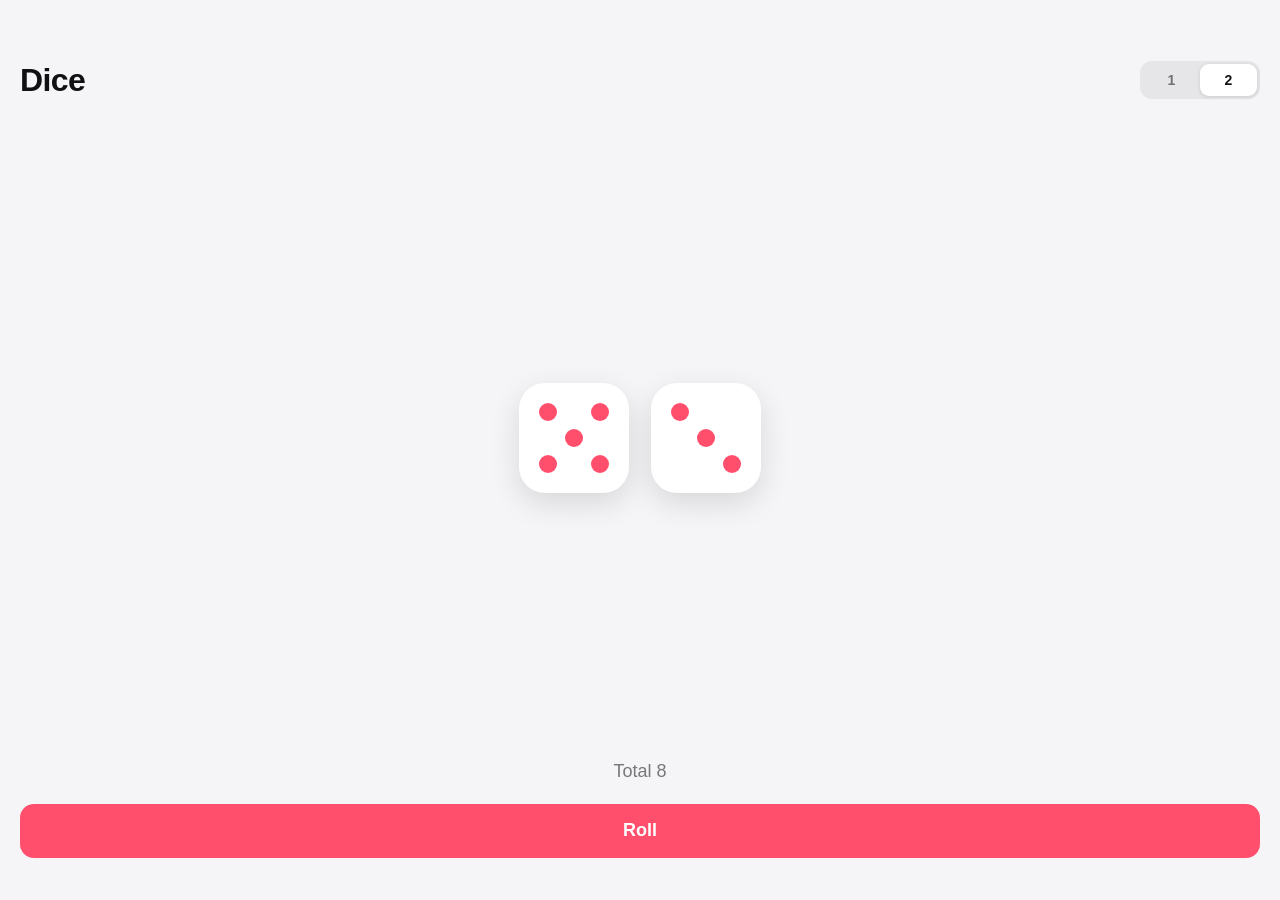
<file: examples/dice/index.html>
<!doctype html>
<html lang="en">
<head>
<meta charset="utf-8">
<meta name="viewport" content="width=device-width, initial-scale=1, viewport-fit=cover">
<title>Dice</title>
<!-- Apps hosted elsewhere can load the SDK from the allo OS site, or copy it. -->
<link rel="stylesheet" href="../../sdk/allo.css">
<script src="../../sdk/allo.js"></script>
<style>
  .stage { flex: 1; display: flex; align-items: center; justify-content: center; gap: 22px; }
  .die { width: 110px; height: 110px; border-radius: 26px; background: var(--card); box-shadow: 0 10px 30px rgba(0,0,0,.12);
    display: grid; grid-template-columns: repeat(3, 1fr); grid-template-rows: repeat(3, 1fr); padding: 16px; }
  .die i { width: 18px; height: 18px; border-radius: 50%; background: #ff4f6d; place-self: center; visibility: hidden; }
  .die.roll { animation: roll .5s cubic-bezier(.3,1.4,.5,1); }
  @keyframes roll { from { transform: rotate(-200deg) scale(.6); } }
  .total { text-align: center; font-size: 18px; color: var(--fg2); margin-bottom: 20px; }
  .bottom { padding: 0 20px calc(var(--sab) + 20px); display: flex; flex-direction: column; gap: 12px; }
  .btn.primary { background: #ff4f6d; height: 54px; font-size: 18px; }
</style>
</head>
<body>
<div class="app" style="height:100%">
  <div class="titlebar"><h1>Dice</h1><div class="seg" style="width:120px"><button data-n="1">1</button><button data-n="2" class="on">2</button></div></div>
  <div class="stage" id="stage"></div>
  <div class="total" id="total">Tap Roll</div>
  <div class="bottom"><button class="btn primary block" id="roll">Roll</button></div>
</div>
<script>
const PIPS = { 1: [4], 2: [0, 8], 3: [0, 4, 8], 4: [0, 2, 6, 8], 5: [0, 2, 4, 6, 8], 6: [0, 2, 3, 5, 6, 8] };
let n = 2;
const die = v => `<div class="die roll">${Array.from({ length: 9 }, (_, i) => `<i style="visibility:${PIPS[v].includes(i) ? 'visible' : 'hidden'}"></i>`).join('')}</div>`;
function roll() {
  const vals = Array.from({ length: n }, () => 1 + Math.floor(Math.random() * 6));
  document.getElementById('stage').innerHTML = vals.map(die).join('');
  document.getElementById('total').textContent = n > 1 ? `Total ${vals.reduce((a, b) => a + b)}` : `You rolled ${vals[0]}`;
  allo.haptic(20);
}
document.getElementById('roll').onclick = roll;
document.querySelector('.seg').onclick = e => { const b = e.target.closest('[data-n]'); if (!b) return; n = +b.dataset.n; document.querySelectorAll('.seg button').forEach(x => x.classList.toggle('on', x === b)); roll(); };
roll();
</script>
</body>
</html>
</file>
<file: os/style.css>
/* allo OS — system UI */
:root {
  --font: -apple-system, BlinkMacSystemFont, "SF Pro Text", "MiSans", "Segoe UI", Roboto, "Helvetica Neue", Arial, sans-serif;
  --accent: #2f7cf6;
  --sat: env(safe-area-inset-top, 0px);
  --sab: env(safe-area-inset-bottom, 0px);
  --status-h: calc(var(--sat) + 34px);
  --bar-h: calc(var(--sab) + 22px);
  --icon: 60px;
  --radius-icon: 27%;
  --ease: cubic-bezier(.2, .9, .25, 1);
  --spring: cubic-bezier(.32, 1.25, .4, 1);
  --fg: #111;
  --fg2: rgba(17, 17, 17, .55);
  --surface: rgba(255, 255, 255, .78);
  --surface-solid: #fff;
  --hair: rgba(0, 0, 0, .08);
  --tile: rgba(255, 255, 255, .6);
  --tile-on: var(--accent);
  color-scheme: light;
}
:root[data-theme="dark"] {
  --fg: #f4f4f5;
  --fg2: rgba(244, 244, 245, .55);
  --surface: rgba(30, 30, 32, .78);
  --surface-solid: #1c1c1e;
  --hair: rgba(255, 255, 255, .1);
  --tile: rgba(255, 255, 255, .12);
  color-scheme: dark;
}

* { box-sizing: border-box; -webkit-tap-highlight-color: transparent; }
html, body { margin: 0; height: 100%; overflow: hidden; background: #0b0b0d; overscroll-behavior: none; }
body {
  font-family: var(--font);
  color: var(--fg);
  -webkit-font-smoothing: antialiased;
  user-select: none; -webkit-user-select: none; -webkit-touch-callout: none;
  touch-action: manipulation;
}
button { font: inherit; color: inherit; background: none; border: 0; padding: 0; cursor: pointer; }
svg { fill: none; stroke: currentColor; stroke-width: 2; stroke-linecap: round; stroke-linejoin: round; }
[hidden] { display: none !important; }

/* ---------- Device ---------- */
#device { position: fixed; inset: 0; overflow: hidden; overflow: clip; background: #000; isolation: isolate; }
#windows, #home, #recents { overflow: clip; }
body.framed { background: radial-gradient(1200px 800px at 50% 40%, #2a2d36, #0b0b0d); }
body.framed #device {
  inset: auto; left: 50%; top: 50%;
  width: 404px; height: min(876px, calc(100vh - 40px));
  transform: translate(-50%, -50%);
  border-radius: 54px;
  box-shadow: 0 0 0 11px #0f0f11, 0 0 0 12.5px #3a3b40, 0 40px 100px rgba(0, 0, 0, .6);
  --sat: 14px; --sab: 8px;
}
body.framed #device::after { /* camera */
  content: ""; position: absolute; z-index: 999; top: 12px; left: 50%; width: 12px; height: 12px;
  margin-left: -6px; border-radius: 50%; background: #0a0a0c; box-shadow: inset 0 0 0 2px #17171a; pointer-events: none;
}

#wallpaper {
  position: absolute; inset: -40px; background: #333 center / cover no-repeat;
  transition: transform .5s var(--ease), filter .5s var(--ease);
}
#device.app-open #wallpaper, #device.recents #wallpaper { filter: blur(22px) brightness(.75); transform: scale(1.08); }

#dim { position: absolute; inset: 0; z-index: 9999; background: #000; opacity: 0; pointer-events: none; transition: opacity .2s; }

/* ---------- Status bar ---------- */
#statusbar {
  position: absolute; z-index: 900; top: 0; left: 0; right: 0; height: var(--status-h);
  padding: var(--sat) 26px 0; display: flex; align-items: center; justify-content: space-between;
  font-size: 14.5px; font-weight: 600; letter-spacing: .01em; color: #fff; pointer-events: none;
  transition: color .25s;
}
#statusbar.dark { color: #111; }
#statusbar.hide { opacity: 0; }
body.framed #statusbar { padding-left: 36px; padding-right: 34px; }
.sb-right { display: flex; align-items: center; gap: 7px; }
#sb-net { width: 17px; height: 17px; stroke-width: 2.4; }
#sb-net.off { opacity: .35; }
#sb-batt { display: flex; align-items: center; gap: 5px; font-size: 12.5px; }
.batt { position: relative; width: 25px; height: 12px; border-radius: 4px; border: 1.5px solid currentColor; opacity: .95; padding: 1.5px; }
.batt::after { content: ""; position: absolute; right: -4px; top: 3px; width: 2px; height: 4px; border-radius: 0 2px 2px 0; background: currentColor; }
#sb-batt-fill { display: block; height: 100%; border-radius: 1.5px; background: currentColor; }
html.ios-standalone #statusbar { visibility: hidden; }

/* ---------- Home ---------- */
#home {
  position: absolute; inset: 0; display: flex; flex-direction: column;
  padding-top: calc(var(--status-h) + 14px);
  transition: transform .45s var(--ease), opacity .3s, filter .45s;
}
#device.app-open #home, #device.recents #home { transform: scale(.92); opacity: 0; pointer-events: none; }
#device.locked #home { transform: scale(1.08); opacity: 0; }
#device.searching #home { opacity: 0; transform: scale(.96); pointer-events: none; }
#device.cc-open #home { filter: blur(18px); }

#search-hint { position: absolute; top: 0; left: 0; right: 0; height: 40%; pointer-events: none; }
#pages {
  flex: 1; display: flex; overflow-x: auto; overflow-y: hidden; scroll-snap-type: x mandatory;
  scrollbar-width: none; overscroll-behavior-x: contain;
}
#pages::-webkit-scrollbar { display: none; }
.page {
  flex: 0 0 100%; scroll-snap-align: center; scroll-snap-stop: always;
  display: grid; grid-template-columns: repeat(4, 1fr); grid-auto-rows: var(--cell-h, 96px);
  align-content: start; padding: 0 14px;
}
#home.editing #pages { overflow: hidden; margin-top: 30px; }

.icon {
  position: relative; display: flex; flex-direction: column; align-items: center; justify-content: flex-start;
  gap: 7px; padding-top: 4px; touch-action: pan-x pan-y; cursor: pointer; outline: none;
}
.icon .glyph {
  position: relative; width: var(--icon); height: var(--icon); border-radius: var(--radius-icon);
  background: #ddd center / cover no-repeat; box-shadow: 0 2px 10px rgba(0, 0, 0, .14);
  transition: transform .18s var(--ease), filter .18s;
}
.icon .glyph img { width: 100%; height: 100%; border-radius: inherit; display: block; pointer-events: none; }
.icon:active .glyph, .icon.pressed .glyph { transform: scale(.9); filter: brightness(.85); }
.icon .label {
  max-width: 76px; font-size: 12px; font-weight: 500; color: #fff; text-align: center;
  white-space: nowrap; overflow: hidden; text-overflow: ellipsis; text-shadow: 0 1px 3px rgba(0, 0, 0, .35);
}
#home.on-light .icon .label { color: #111; text-shadow: 0 1px 2px rgba(255, 255, 255, .5); }
.icon:focus-visible .glyph { box-shadow: 0 0 0 3px #fff, 0 0 0 5px var(--accent); }
.icon .badge-remove {
  position: absolute; top: -7px; left: -7px; width: 22px; height: 22px; border-radius: 50%;
  background: rgba(60, 60, 64, .82); backdrop-filter: blur(10px); -webkit-backdrop-filter: blur(10px);
  color: #fff; display: grid; place-items: center; transform: scale(0); transition: transform .25s var(--spring); z-index: 2;
}
.icon .badge-remove svg { width: 12px; height: 12px; stroke-width: 3; }
.icon .badge-dot {
  position: absolute; top: -3px; right: -3px; width: 12px; height: 12px; border-radius: 50%; background: #ff3b30;
  box-shadow: 0 0 0 2px rgba(255, 255, 255, .9);
}
.icon.installing .glyph::after {
  content: ""; position: absolute; inset: 0; border-radius: inherit;
  background: conic-gradient(transparent calc(var(--p, 0) * 1%), rgba(0, 0, 0, .55) 0);
}
#home.editing .icon .badge-remove { transform: scale(1); }
#home.editing .icon .glyph { animation: jiggle .32s ease-in-out infinite alternate; }
#home.editing .icon:nth-child(2n) .glyph { animation-delay: -.16s; animation-duration: .3s; }
#home.editing .icon.locked .badge-remove { display: none; }
@keyframes jiggle { from { transform: rotate(-1.6deg); } to { transform: rotate(1.6deg); } }
.icon.ghost { opacity: 0; }
.drag-float { position: absolute; z-index: 800; pointer-events: none; transition: none; }
.drag-float .glyph { transform: scale(1.12); box-shadow: 0 14px 30px rgba(0, 0, 0, .35); }
.drag-float .label { opacity: 0; }

#dots { height: 26px; display: flex; justify-content: center; align-items: center; gap: 7px; }
#dots i { width: 6px; height: 6px; border-radius: 50%; background: rgba(255, 255, 255, .45); transition: background .2s, width .25s var(--ease); }
#dots i.on { background: #fff; width: 16px; border-radius: 3px; }
#home.on-light #dots i { background: rgba(0, 0, 0, .25); }
#home.on-light #dots i.on { background: #111; }

#dock {
  margin: 4px 12px calc(var(--bar-h) + 6px); padding: 14px 6px 12px; border-radius: 32px;
  display: grid; grid-template-columns: repeat(4, 1fr); min-height: calc(var(--icon) + 28px);
  background: rgba(255, 255, 255, .2); backdrop-filter: blur(28px) saturate(1.6); -webkit-backdrop-filter: blur(28px) saturate(1.6);
  border: 1px solid rgba(255, 255, 255, .14);
}
#dock .icon .label { display: none; }
#dock .icon { padding-top: 0; }
#dock.drop { background: rgba(255, 255, 255, .32); }

.pill-btn {
  position: absolute; z-index: 20; top: calc(var(--status-h) - 4px); right: 16px; height: 32px; padding: 0 16px;
  border-radius: 16px; font-size: 14px; font-weight: 600; color: #111; background: rgba(255, 255, 255, .88);
  backdrop-filter: blur(12px); -webkit-backdrop-filter: blur(12px); box-shadow: 0 4px 14px rgba(0, 0, 0, .15);
}

/* ---------- Search ---------- */
#search {
  position: absolute; inset: 0; z-index: 30; padding: calc(var(--status-h) + 10px) 16px 0;
  background: rgba(0, 0, 0, .25); backdrop-filter: blur(30px); -webkit-backdrop-filter: blur(30px);
  animation: fadeIn .25s var(--ease);
}
.search-bar { display: flex; align-items: center; gap: 8px; height: 44px; padding: 0 0 0 14px; border-radius: 14px; background: rgba(255, 255, 255, .22); color: #fff; }
.search-bar svg { width: 18px; height: 18px; opacity: .8; flex: none; }
.search-bar input { flex: 1; min-width: 0; height: 100%; background: none; border: 0; outline: none; color: #fff; font: 500 16px var(--font); }
.search-bar input::placeholder { color: rgba(255, 255, 255, .7); }
.search-bar input::-webkit-search-cancel-button { display: none; }
#search-cancel { padding: 0 14px; height: 100%; font-weight: 600; font-size: 15px; color: #fff; }
#search-results { display: grid; grid-template-columns: repeat(4, 1fr); grid-auto-rows: 96px; margin-top: 22px; }
#search-results .empty { grid-column: 1 / -1; text-align: center; color: rgba(255, 255, 255, .75); font-size: 15px; padding-top: 30px; }

/* ---------- Windows ---------- */
#windows { position: absolute; inset: 0; z-index: 100; pointer-events: none; }
.window {
  position: absolute; inset: 0; overflow: hidden; background: var(--surface-solid); pointer-events: auto;
  transform-origin: 0 0; will-change: transform; contain: strict;
}
.window iframe { position: absolute; inset: 0; width: 100%; height: 100%; border: 0; background: transparent; }
.window .splash {
  position: absolute; inset: 0; display: grid; place-items: center; background: var(--splash, #fff);
  transition: opacity .3s ease; z-index: 2;
}
.window .splash img { width: 84px; height: 84px; border-radius: 27%; box-shadow: 0 6px 24px rgba(0, 0, 0, .15); }
.window.loaded .splash { opacity: 0; pointer-events: none; }
.window.bg { visibility: hidden; }
.window.gesture iframe, #device.recents .window iframe { pointer-events: none; }

/* recents */
#recents { position: absolute; inset: 0; z-index: 90; }
#recents-empty { position: absolute; inset: 0; display: grid; place-items: center; color: rgba(255, 255, 255, .8); font-size: 16px; font-weight: 500; }
#recents-clear {
  position: absolute; z-index: 300; left: 50%; bottom: calc(var(--bar-h) + 18px); margin-left: -26px;
}
.round-btn {
  width: 52px; height: 52px; border-radius: 50%; display: grid; place-items: center; color: #fff;
  background: rgba(255, 255, 255, .22); backdrop-filter: blur(16px); -webkit-backdrop-filter: blur(16px);
}
.round-btn svg { width: 22px; height: 22px; }
#device.recents #windows { z-index: 200; pointer-events: auto; }
#device.recents .window { visibility: visible; border-radius: 30px; box-shadow: 0 20px 50px rgba(0, 0, 0, .35); cursor: pointer; }
.rlabel {
  position: absolute; left: 0; top: 0; z-index: 250; display: flex; align-items: center; gap: 8px; padding-left: 4px;
  color: #fff; font-weight: 600; font-size: 15px; pointer-events: none; animation: fadeIn .3s;
}
.rlabel img { width: 28px; height: 28px; border-radius: 27%; }

/* ---------- Home bar ---------- */
#homebar {
  position: absolute; z-index: 950; left: 50%; bottom: 0; width: 220px; margin-left: -110px; height: var(--bar-h);
  display: flex; align-items: flex-end; justify-content: center; padding-bottom: calc(var(--sab) + 8px);
  touch-action: none; cursor: grab;
}
#homebar span { width: 136px; height: 5px; border-radius: 3px; background: rgba(255, 255, 255, .85); transition: background .25s, opacity .25s; }
#homebar.dark span { background: rgba(0, 0, 0, .78); }
#device.locked #homebar, #device.setup #homebar { opacity: 0; pointer-events: none; }
html.ios-standalone #homebar { bottom: 6px; }

/* ---------- Lock screen ---------- */
#lock {
  position: absolute; inset: 0; z-index: 700; color: #fff; display: flex; flex-direction: column; align-items: center;
  background: rgba(0, 0, 0, .12); touch-action: none; cursor: grab;
  transition: transform .45s var(--ease), opacity .45s var(--ease);
}
#lock::before { content: ""; position: absolute; inset: 0; z-index: -1; background: inherit; }
#device:not(.locked) #lock { transform: translateY(-100%); opacity: 0; pointer-events: none; }
.lock-top { margin-top: calc(var(--status-h) + 44px); text-align: center; }
.lock-date { font-size: 18px; font-weight: 500; opacity: .92; letter-spacing: .01em; }
.lock-time { font-size: 92px; font-weight: 200; line-height: 1; letter-spacing: -.02em; margin-top: 6px; font-variant-numeric: tabular-nums; }
#lock-notes { width: 100%; padding: 26px 14px 0; display: flex; flex-direction: column; gap: 8px; flex: 1; overflow: hidden; }
.lock-note {
  display: flex; gap: 12px; align-items: center; padding: 12px 14px; border-radius: 20px;
  background: rgba(255, 255, 255, .2); backdrop-filter: blur(24px); -webkit-backdrop-filter: blur(24px);
}
.lock-note img { width: 34px; height: 34px; border-radius: 27%; }
.lock-note b { display: block; font-size: 14.5px; }
.lock-note span { font-size: 13.5px; opacity: .85; }
.lock-bottom {
  margin-bottom: calc(var(--sab) + 26px); display: flex; flex-direction: column; align-items: center; gap: 2px;
  font-size: 14px; font-weight: 500; opacity: .9;
}
.lock-chev { width: 22px; height: 22px; animation: nudge 1.8s var(--ease) infinite; }
@keyframes nudge { 0%, 60%, 100% { transform: translateY(0); } 30% { transform: translateY(-6px); } }

/* ---------- Control center ---------- */
#control {
  position: absolute; inset: 0; z-index: 650; background: rgba(0, 0, 0, .28);
  backdrop-filter: blur(26px) saturate(1.3); -webkit-backdrop-filter: blur(26px) saturate(1.3);
  animation: fadeIn .25s var(--ease); touch-action: none;
}
.cc-panel { padding: calc(var(--status-h) + 18px) 20px 0; color: #fff; animation: dropIn .4s var(--spring); }
.cc-head { display: flex; align-items: flex-end; justify-content: space-between; margin-bottom: 22px; }
.cc-time { font-size: 44px; font-weight: 300; line-height: 1; font-variant-numeric: tabular-nums; }
.cc-date { font-size: 14px; opacity: .8; margin-top: 6px; font-weight: 500; }
.cc-gear { width: 40px; height: 40px; border-radius: 50%; display: grid; place-items: center; background: rgba(255, 255, 255, .18); }
.cc-gear svg { width: 20px; height: 20px; }
.cc-grid { display: grid; grid-template-columns: 1fr 1fr; gap: 12px; }
.cc-tile {
  display: grid; grid-template-columns: 40px 1fr; grid-template-rows: auto auto; column-gap: 10px; align-items: center;
  text-align: left; padding: 14px; border-radius: 22px; background: rgba(255, 255, 255, .16); transition: background .2s, transform .15s;
}
.cc-tile:active { transform: scale(.96); }
.cc-tile svg { grid-row: span 2; width: 40px; height: 40px; padding: 9px; border-radius: 50%; background: rgba(255, 255, 255, .2); }
.cc-label { font-weight: 600; font-size: 14px; }
.cc-sub { font-size: 12.5px; opacity: .75; }
.cc-tile.on { background: rgba(255, 255, 255, .92); color: #111; }
.cc-tile.on svg { background: var(--accent); color: #fff; }
.cc-slider {
  position: relative; display: flex; align-items: center; height: 56px; margin-top: 12px; border-radius: 22px; overflow: hidden;
  background: rgba(255, 255, 255, .16);
}
.cc-slider svg { position: absolute; left: 18px; width: 22px; height: 22px; color: #111; mix-blend-mode: normal; z-index: 2; pointer-events: none; }
.cc-slider input { -webkit-appearance: none; appearance: none; width: 100%; height: 100%; margin: 0; background: transparent; cursor: pointer; }
.cc-slider input::-webkit-slider-runnable-track { height: 100%; }
.cc-slider input::-webkit-slider-thumb { -webkit-appearance: none; width: 2px; height: 56px; background: #fff; box-shadow: -400px 0 0 400px #fff; }
.cc-slider input::-moz-range-track { height: 100%; background: transparent; }
.cc-slider input::-moz-range-progress { height: 100%; background: #fff; }
.cc-slider input::-moz-range-thumb { width: 0; height: 0; border: 0; }

/* ---------- Toasts ---------- */
#toasts { position: absolute; z-index: 980; top: calc(var(--status-h) + 4px); left: 10px; right: 10px; display: flex; flex-direction: column; gap: 8px; pointer-events: none; }
.toast {
  display: flex; gap: 12px; align-items: center; padding: 12px 14px; border-radius: 22px; pointer-events: auto; cursor: pointer;
  background: var(--surface); color: var(--fg); backdrop-filter: blur(30px) saturate(1.6); -webkit-backdrop-filter: blur(30px) saturate(1.6);
  box-shadow: 0 10px 30px rgba(0, 0, 0, .18); animation: toastIn .45s var(--spring);
}
.toast.out { animation: toastOut .3s var(--ease) forwards; }
.toast img { width: 36px; height: 36px; border-radius: 27%; flex: none; }
.toast b { display: block; font-size: 14.5px; }
.toast span { font-size: 13.5px; color: var(--fg2); }
@keyframes toastIn { from { transform: translateY(-120%); opacity: 0; } }
@keyframes toastOut { to { transform: translateY(-120%); opacity: 0; } }

/* ---------- Dialogs ---------- */
#dialog-layer { position: absolute; inset: 0; z-index: 990; pointer-events: none; }
.dialog-backdrop { position: absolute; inset: 0; background: rgba(0, 0, 0, .35); pointer-events: auto; animation: fadeIn .2s; }
.dialog {
  position: absolute; left: 12px; right: 12px; bottom: calc(var(--sab) + 12px); padding: 24px 20px 16px; border-radius: 28px;
  background: var(--surface-solid); color: var(--fg); text-align: center; pointer-events: auto;
  animation: sheetIn .4s var(--spring); box-shadow: 0 20px 60px rgba(0, 0, 0, .3);
}
.dialog img { width: 60px; height: 60px; border-radius: 27%; margin-bottom: 10px; }
.dialog h3 { margin: 0 0 6px; font-size: 18px; font-weight: 650; }
.dialog p { margin: 0 0 20px; font-size: 14.5px; color: var(--fg2); line-height: 1.4; }
.dialog .row { display: flex; gap: 10px; }
.dialog .row button { flex: 1; height: 48px; border-radius: 16px; font-weight: 600; font-size: 16px; background: var(--hair); }
.dialog .row button.primary { background: var(--accent); color: #fff; }
.dialog .row button.danger { background: #ff3b30; color: #fff; }
.dialog-backdrop.out, .dialog.out { animation: fadeOut .2s forwards; }
@keyframes sheetIn { from { transform: translateY(110%); } }

/* ---------- Setup ---------- */
#setup {
  position: absolute; inset: 0; z-index: 960; display: flex; flex-direction: column; align-items: center; text-align: center;
  padding: calc(var(--status-h) + 30px) 28px calc(var(--sab) + 30px); color: #fff;
  background: rgba(0, 0, 0, .3); backdrop-filter: blur(30px); -webkit-backdrop-filter: blur(30px);
}
#setup .step { flex: 1; width: 100%; display: flex; flex-direction: column; align-items: center; animation: fadeUp .5s var(--ease); }
#setup .hello { font-size: 54px; font-weight: 250; letter-spacing: -.02em; margin-top: auto; }
#setup .sub { font-size: 16px; opacity: .85; margin-top: 8px; line-height: 1.45; max-width: 300px; }
#setup h2 { font-size: 28px; font-weight: 600; margin: 20px 0 6px; }
#setup .spacer { flex: 1; }
#setup .cta { width: 100%; max-width: 340px; height: 54px; border-radius: 18px; background: #fff; color: #111; font-weight: 650; font-size: 17px; }
#setup .themes { display: flex; gap: 14px; margin-top: 30px; }
#setup .theme-opt { width: 96px; padding: 10px; border-radius: 22px; background: rgba(255, 255, 255, .12); border: 2px solid transparent; font-weight: 600; font-size: 14px; }
#setup .theme-opt.on { border-color: #fff; background: rgba(255, 255, 255, .24); }
#setup .theme-opt i { display: block; height: 110px; border-radius: 14px; margin-bottom: 8px; }
#setup .walls { display: grid; grid-template-columns: repeat(4, 1fr); gap: 10px; margin-top: 22px; width: 100%; max-width: 340px; }
#setup .walls button { aspect-ratio: 9 / 16; border-radius: 14px; background-size: cover; border: 2px solid transparent; }
#setup .walls button.on { border-color: #fff; }
.logo { width: 92px; height: 92px; border-radius: 27%; box-shadow: 0 10px 40px rgba(0, 0, 0, .3); }

@keyframes fadeIn { from { opacity: 0; } }
@keyframes fadeOut { to { opacity: 0; } }
@keyframes fadeUp { from { opacity: 0; transform: translateY(16px); } }
@keyframes dropIn { from { transform: translateY(-30px); opacity: 0; } }

@media (prefers-reduced-motion: reduce) {
  *, *::before, *::after { animation-duration: .01ms !important; transition-duration: .01ms !important; }
}

/* setup on short screens */
#setup { overflow-y: auto; }
#setup .step { min-height: 100%; flex: none; }
@media (max-height: 760px) {
  #setup h2 { margin-top: 4px; }
  #setup .themes { margin-top: 18px; }
  #setup .theme-opt { width: 84px; padding: 8px; }
  #setup .theme-opt i { height: 70px; }
  #setup .walls { margin-top: 16px; max-width: 300px; }
  #setup .walls button { aspect-ratio: 3 / 4; }
  #setup .cta { margin-top: 16px; }
  .lock-time { font-size: 80px; }
}
#device.setup #home { opacity: 0; }

/* ---------- Running as the Android home screen ---------- */
html.native { --status-h: calc(var(--sat) + 2px); --bar-h: var(--sab); }
html.native, html.native body, html.native #device { background: transparent; }
html.native #statusbar, html.native #homebar { visibility: hidden; pointer-events: none; }
html.native #lock, html.native #cc-lock, html.native #cc-full { display: none; }
html.native #dock { margin-bottom: calc(var(--bar-h) + 10px); }
html.native #device.app-open #wallpaper, html.native #device.recents #wallpaper { filter: none; transform: none; }
html.native #device.app-open #home { opacity: 0; }
.play-search {
  grid-column: 1 / -1; justify-self: center; margin-top: 18px; height: 42px; padding: 0 18px; border-radius: 21px;
  display: inline-flex; align-items: center; gap: 8px; color: #fff; font-weight: 600; font-size: 14.5px;
  background: rgba(255, 255, 255, .2); backdrop-filter: blur(12px); -webkit-backdrop-filter: blur(12px);
}
.play-search svg { width: 18px; height: 18px; }
</file>
<file: sdk/allo.css>
/* allo SDK — shared look for apps */
:root {
  --font: -apple-system, BlinkMacSystemFont, "SF Pro Text", "MiSans", "Segoe UI", Roboto, "Helvetica Neue", Arial, sans-serif;
  --accent: #2f7cf6;
  --sat: 48px;            /* top inset (status bar), set by the system */
  --sab: 22px;            /* bottom inset (home bar), set by the system */
  --bg: #f5f5f7;
  --card: #ffffff;
  --fg: #111114;
  --fg2: rgba(17, 17, 20, .55);
  --fg3: rgba(17, 17, 20, .32);
  --hair: rgba(0, 0, 0, .08);
  --fill: rgba(120, 120, 128, .12);
  --fill2: rgba(120, 120, 128, .2);
  --danger: #ff3b30;
  --ok: #34c759;
  --r: 20px;
  --shadow: 0 1px 2px rgba(0, 0, 0, .04), 0 4px 16px rgba(0, 0, 0, .04);
  color-scheme: light;
}
:root[data-theme="dark"] {
  --bg: #000;
  --card: #1c1c1e;
  --fg: #f5f5f7;
  --fg2: rgba(245, 245, 247, .6);
  --fg3: rgba(245, 245, 247, .3);
  --hair: rgba(255, 255, 255, .1);
  --fill: rgba(120, 120, 128, .24);
  --fill2: rgba(120, 120, 128, .36);
  --shadow: none;
  color-scheme: dark;
}
* { box-sizing: border-box; -webkit-tap-highlight-color: transparent; }
html, body { margin: 0; height: 100%; }
body {
  font: 16px/1.4 var(--font); color: var(--fg); background: var(--bg);
  -webkit-font-smoothing: antialiased; overscroll-behavior: none;
  -webkit-user-select: none; user-select: none; -webkit-touch-callout: none;
  transition: background .25s, color .25s;
}
input, textarea, [contenteditable] { -webkit-user-select: text; user-select: text; }
button { font: inherit; color: inherit; background: none; border: 0; padding: 0; cursor: pointer; }
svg.i { width: 22px; height: 22px; fill: none; stroke: currentColor; stroke-width: 2; stroke-linecap: round; stroke-linejoin: round; flex: none; }
[hidden] { display: none !important; }

/* layout */
.app { min-height: 100%; display: flex; flex-direction: column; padding-top: var(--sat); }
.scroll { flex: 1; overflow-y: auto; -webkit-overflow-scrolling: touch; padding-bottom: calc(var(--sab) + 24px); }
.pad { padding: 0 16px; }
.titlebar { display: flex; align-items: center; justify-content: space-between; gap: 12px; padding: 10px 20px 14px; min-height: 64px; }
.titlebar h1 { margin: 0; font-size: 32px; font-weight: 700; letter-spacing: -.02em; }
.titlebar .actions { display: flex; gap: 8px; }
.navbar { display: grid; grid-template-columns: 1fr auto 1fr; align-items: center; height: 48px; padding: 0 8px; }
.navbar .title { font-weight: 650; font-size: 17px; text-align: center; }
.navbar .back { display: flex; align-items: center; gap: 2px; color: var(--accent); font-size: 17px; padding: 8px; justify-self: start; }
.navbar .right { justify-self: end; }

/* lists */
.section-title { margin: 22px 20px 8px; font-size: 13px; font-weight: 600; color: var(--fg2); text-transform: uppercase; letter-spacing: .04em; }
.group { margin: 0 16px; background: var(--card); border-radius: var(--r); overflow: hidden; box-shadow: var(--shadow); }
.group + .group { margin-top: 14px; }
.item { display: flex; align-items: center; gap: 14px; min-height: 54px; padding: 10px 16px; position: relative; width: 100%; text-align: left; }
.item + .item::before { content: ""; position: absolute; top: 0; left: 16px; right: 0; height: 1px; background: var(--hair); }
.item.has-icon + .item::before, .item + .item.has-icon::before { left: 62px; }
button.item:active, .item.tap:active { background: var(--fill); }
.item .ico { width: 32px; height: 32px; border-radius: 9px; display: grid; place-items: center; color: #fff; flex: none; }
.item .ico svg { width: 18px; height: 18px; }
.item .body { flex: 1; min-width: 0; }
.item .t { font-size: 16px; font-weight: 500; white-space: nowrap; overflow: hidden; text-overflow: ellipsis; }
.item .s { font-size: 13.5px; color: var(--fg2); white-space: nowrap; overflow: hidden; text-overflow: ellipsis; }
.item .v { color: var(--fg2); font-size: 15px; }
.item .chev { color: var(--fg3); width: 18px; height: 18px; }
.foot { margin: 8px 20px 0; font-size: 13px; color: var(--fg2); line-height: 1.45; }

/* controls */
.btn {
  display: inline-flex; align-items: center; justify-content: center; gap: 8px; height: 44px; padding: 0 20px;
  border-radius: 14px; font-weight: 600; font-size: 16px; background: var(--fill); color: var(--fg);
  transition: transform .12s, opacity .12s;
}
.btn:active { transform: scale(.97); opacity: .85; }
.btn.primary { background: var(--accent); color: #fff; }
.btn.danger { color: var(--danger); }
.btn.block { width: 100%; }
.btn.small { height: 32px; padding: 0 14px; border-radius: 16px; font-size: 14px; }
.btn:disabled { opacity: .4; pointer-events: none; }
.icon-btn { width: 40px; height: 40px; border-radius: 50%; display: grid; place-items: center; background: var(--fill); color: var(--fg); }
.icon-btn:active { transform: scale(.94); }
.icon-btn.accent { background: var(--accent); color: #fff; }
.field {
  width: 100%; height: 46px; padding: 0 14px; border-radius: 14px; border: 0; outline: none;
  background: var(--fill); color: var(--fg); font: 16px var(--font);
}
.field:focus { box-shadow: 0 0 0 2px var(--accent); }
textarea.field { height: auto; padding: 12px 14px; resize: none; }
.switch { appearance: none; -webkit-appearance: none; position: relative; width: 50px; height: 30px; border-radius: 15px; background: var(--fill2); cursor: pointer; transition: background .2s; flex: none; margin: 0; }
.switch::after { content: ""; position: absolute; top: 2px; left: 2px; width: 26px; height: 26px; border-radius: 50%; background: #fff; box-shadow: 0 2px 6px rgba(0, 0, 0, .2); transition: transform .25s cubic-bezier(.3, 1.3, .5, 1); }
.switch:checked { background: var(--ok); }
.switch:checked::after { transform: translateX(20px); }
.seg { display: flex; padding: 3px; border-radius: 12px; background: var(--fill); }
.seg button { flex: 1; height: 32px; border-radius: 9px; font-size: 14px; font-weight: 600; color: var(--fg2); transition: background .2s, color .2s; }
.seg button.on { background: var(--card); color: var(--fg); box-shadow: 0 1px 4px rgba(0, 0, 0, .12); }
:root[data-theme="dark"] .seg button.on { background: #3a3a3c; }

/* tab bar */
.tabbar {
  display: flex; justify-content: space-around; padding: 6px 8px calc(var(--sab) + 4px);
  background: color-mix(in srgb, var(--card) 86%, transparent); backdrop-filter: blur(20px); -webkit-backdrop-filter: blur(20px);
  border-top: 1px solid var(--hair);
}
.tabbar button { flex: 1; display: flex; flex-direction: column; align-items: center; gap: 2px; font-size: 11px; font-weight: 600; color: var(--fg3); padding: 4px 0; }
.tabbar button.on { color: var(--accent); }

/* floating action button */
.fab {
  position: fixed; right: 20px; bottom: calc(var(--sab) + 20px); width: 58px; height: 58px; border-radius: 50%;
  background: var(--accent); color: #fff; display: grid; place-items: center; box-shadow: 0 8px 24px color-mix(in srgb, var(--accent) 45%, transparent);
  transition: transform .15s;
}
.fab:active { transform: scale(.92); }
.fab svg { width: 26px; height: 26px; }

/* sheets */
.sheet-bd { position: fixed; inset: 0; z-index: 100; background: rgba(0, 0, 0, .35); animation: aFade .2s; }
.sheet {
  position: fixed; z-index: 101; left: 0; right: 0; bottom: 0; max-height: 92%; overflow-y: auto;
  padding: 10px 18px calc(var(--sab) + 18px); background: var(--card); border-radius: 26px 26px 0 0;
  animation: aSheet .38s cubic-bezier(.3, 1.2, .5, 1);
}
.sheet::before { content: ""; display: block; width: 38px; height: 5px; border-radius: 3px; background: var(--fill2); margin: 0 auto 12px; }
.sheet h2 { margin: 4px 0 16px; font-size: 20px; font-weight: 700; }
.sheet.out, .sheet-bd.out { animation: aOut .2s forwards; }
@keyframes aSheet { from { transform: translateY(100%); } }
@keyframes aFade { from { opacity: 0; } }
@keyframes aOut { to { opacity: 0; transform: translateY(20px); } }

.empty { padding: 60px 30px; text-align: center; color: var(--fg2); }
.empty svg { width: 52px; height: 52px; stroke-width: 1.5; color: var(--fg3); margin-bottom: 10px; }
.empty b { display: block; color: var(--fg); font-size: 18px; margin-bottom: 4px; }
.muted { color: var(--fg2); }
.row { display: flex; gap: 10px; align-items: center; }
.grow { flex: 1; }
</file>
